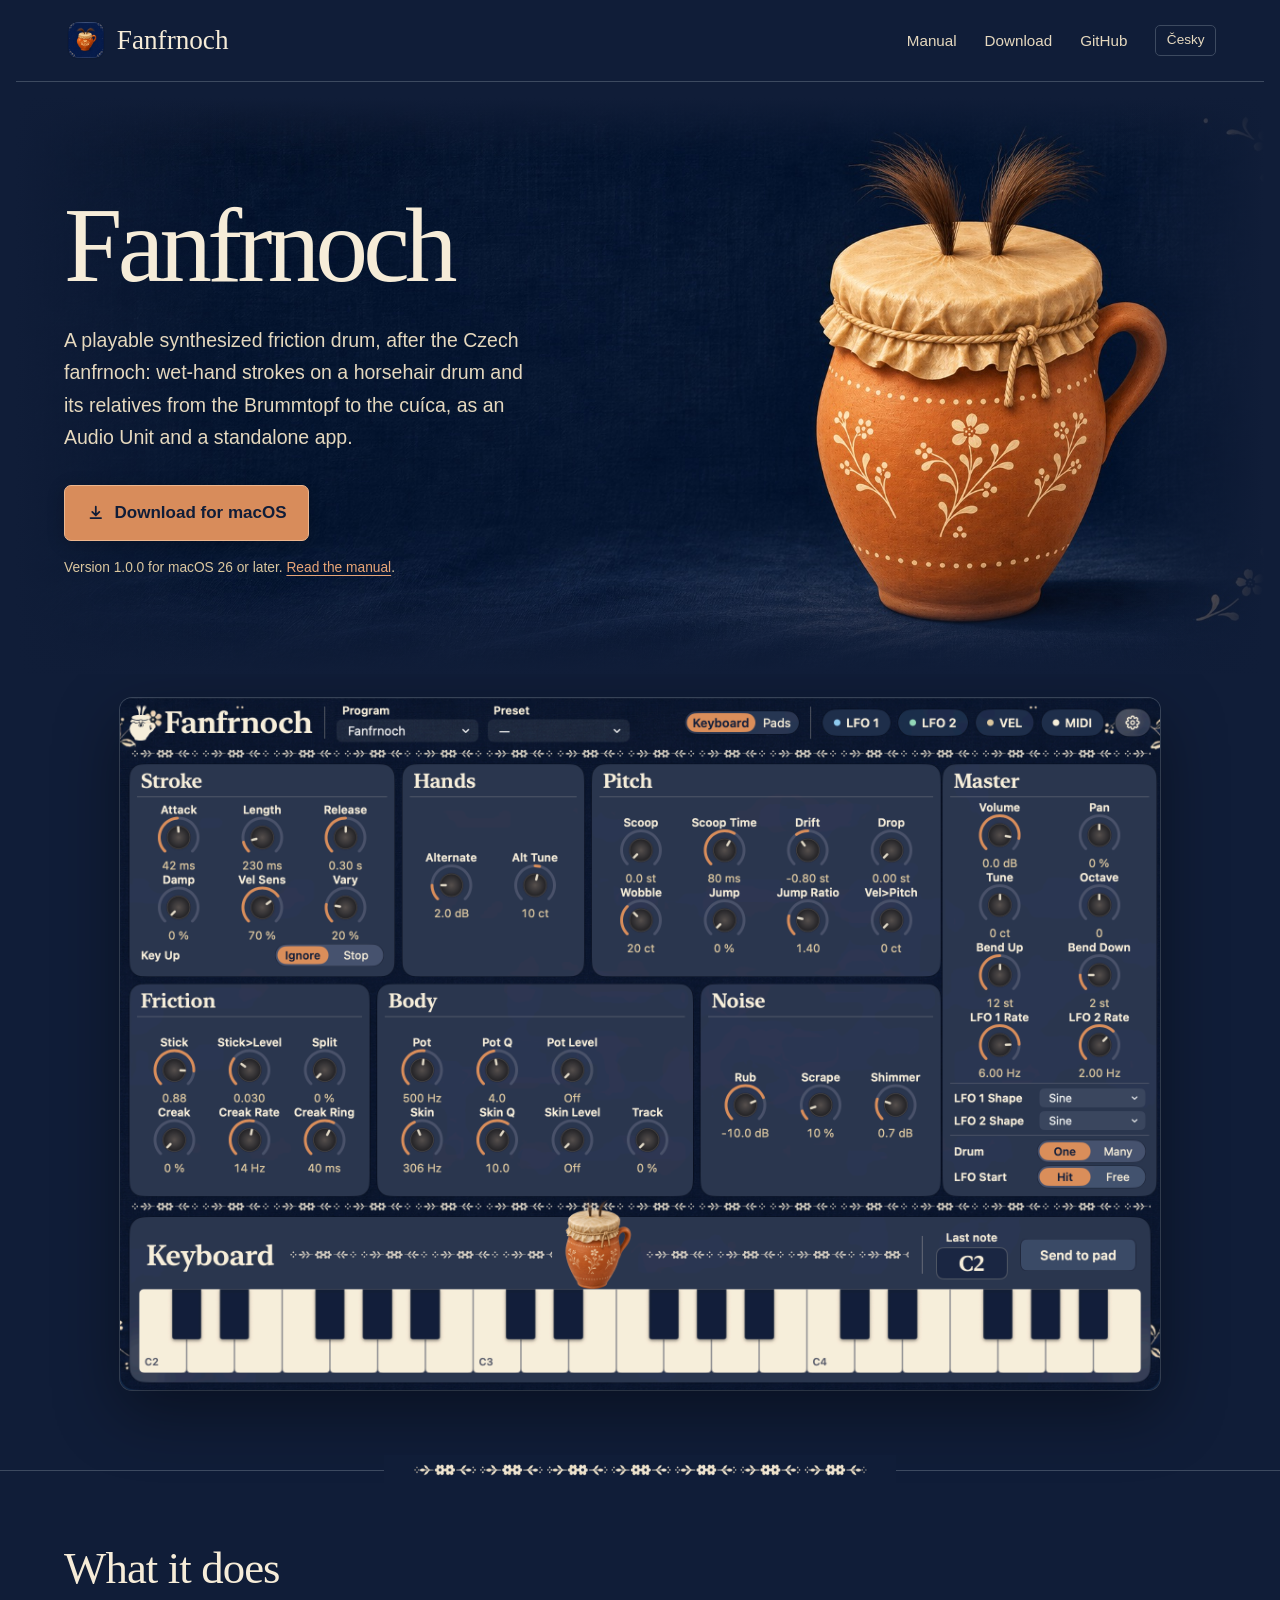
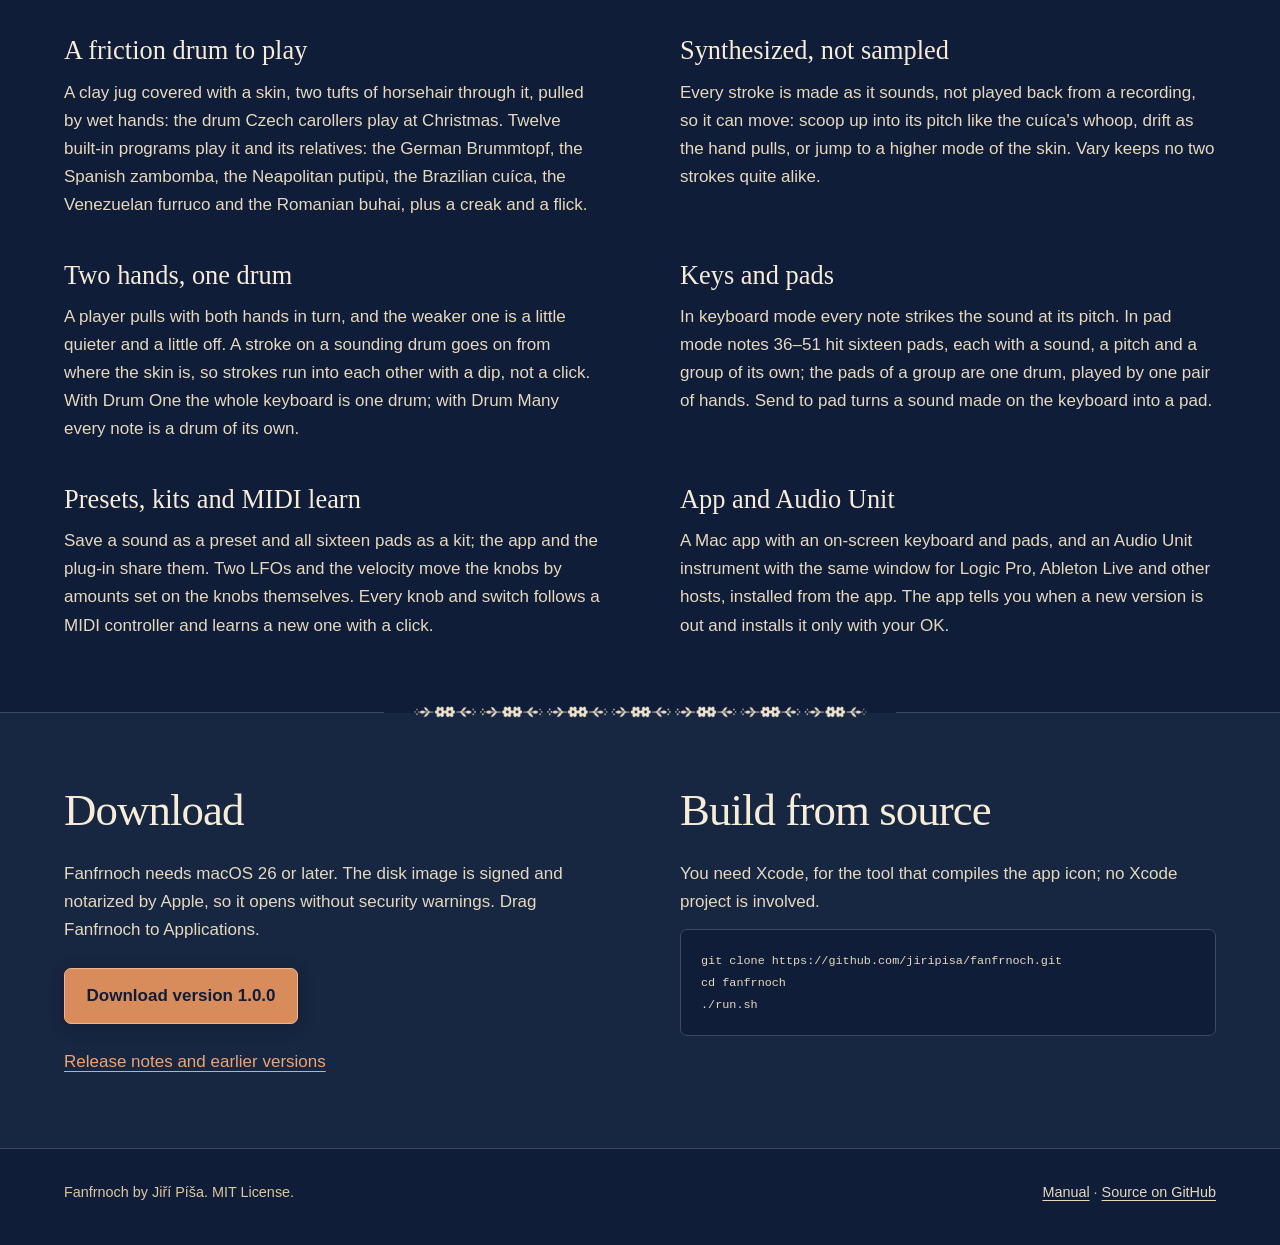
<file: docs/index.html>
<!doctype html>
<html lang="en">
<head>
<meta charset="utf-8">
<meta name="viewport" content="width=device-width, initial-scale=1">
<title>Fanfrnoch for macOS</title>
<meta name="description" content="A playable synthesized friction drum, after the Czech fanfrnoch: wet-hand strokes on a horsehair drum and its relatives from the Brummtopf to the cuíca, as an Audio Unit and a standalone app.">
<meta property="og:title" content="Fanfrnoch">
<meta property="og:description" content="A playable synthesized friction drum, after the Czech fanfrnoch: wet-hand strokes on a horsehair drum and its relatives from the Brummtopf to the cuíca, as an Audio Unit and a standalone app.">
<meta property="og:image" content="https://jiripisa.github.io/fanfrnoch/assets/fanfrnoch-window.png">
<meta property="og:type" content="website">
<link rel="alternate" hreflang="en" href="https://jiripisa.github.io/fanfrnoch/">
<link rel="alternate" hreflang="cs" href="https://jiripisa.github.io/fanfrnoch/cs/">
<link rel="alternate" hreflang="x-default" href="https://jiripisa.github.io/fanfrnoch/">
<link rel="icon" href="assets/icon.png">
<link rel="stylesheet" href="assets/site.css">
</head>
<body>

<header class="wrap masthead">
  <a class="brand" href="#top"><img src="assets/icon.png" alt="" width="32" height="32">Fanfrnoch</a>
  <nav aria-label="Page">
    <a href="manual.html">Manual</a>
    <a href="#get">Download</a>
    <a href="https://github.com/jiripisa/fanfrnoch">GitHub</a>
    <a class="lang" href="cs/" hreflang="cs" lang="cs">Česky</a>
  </nav>
</header>

<main id="top">
  <div class="wrap hero">
    <div class="hero-intro">
      <img class="hero-art" src="assets/hero-fanfrnoch.jpg" alt="" width="1920" height="819" fetchpriority="high">
      <div class="hero-copy">
    <h1>Fanfrnoch</h1>
    <p class="lede">A playable synthesized friction drum, after the Czech fanfrnoch: wet-hand strokes on a horsehair drum and its relatives from the Brummtopf to the cuíca, as an Audio Unit and a standalone app.</p>
    <div class="actions">
      <a class="button" href="https://github.com/jiripisa/fanfrnoch/releases/download/v1.0.0/Fanfrnoch-1.0.0.dmg">
        <svg viewBox="0 0 20 20" fill="none" stroke="currentColor" stroke-width="2" aria-hidden="true"><path d="M10 3v10m0 0-4-4m4 4 4-4M4 16h12" stroke-linecap="round" stroke-linejoin="round"/></svg>
        Download for macOS
      </a>
      <span class="meta">Version 1.0.0 for macOS 26 or later. <a href="manual.html">Read the manual</a>.</span>
    </div>
      </div>
    </div>
    <figure class="shot">
      <img src="assets/fanfrnoch-window.png" alt="The Fanfrnoch window" width="1400">
    </figure>
  </div>

  <section id="features">
    <div class="wrap">
      <h2>What it does</h2>
      <div class="grid">
        <div>
          <h3>A friction drum to play</h3>
          <p>A clay jug covered with a skin, two tufts of horsehair through it,
          pulled by wet hands: the drum Czech carollers play at Christmas.
          Twelve built-in programs play it and its relatives: the German
          Brummtopf, the Spanish zambomba, the Neapolitan putipù, the Brazilian
          cuíca, the Venezuelan furruco and the Romanian buhai, plus a creak
          and a flick.</p>
        </div>
        <div>
          <h3>Synthesized, not sampled</h3>
          <p>Every stroke is made as it sounds, not played back from a
          recording, so it can move: scoop up into its pitch like the cuíca's
          whoop, drift as the hand pulls, or jump to a higher mode of the skin.
          Vary keeps no two strokes quite alike.</p>
        </div>
        <div>
          <h3>Two hands, one drum</h3>
          <p>A player pulls with both hands in turn, and the weaker one is a
          little quieter and a little off. A stroke on a sounding drum goes on
          from where the skin is, so strokes run into each other with a dip,
          not a click. With Drum One the whole keyboard is one drum; with Drum
          Many every note is a drum of its own.</p>
        </div>
        <div>
          <h3>Keys and pads</h3>
          <p>In keyboard mode every note strikes the sound at its pitch. In pad
          mode notes 36–51 hit sixteen pads, each with a sound, a pitch and a
          group of its own; the pads of a group are one drum, played by one
          pair of hands. Send to pad turns a sound made on the keyboard into a
          pad.</p>
        </div>
        <div>
          <h3>Presets, kits and MIDI learn</h3>
          <p>Save a sound as a preset and all sixteen pads as a kit; the app
          and the plug-in share them. Two LFOs and the velocity move the knobs
          by amounts set on the knobs themselves. Every knob and switch follows
          a MIDI controller and learns a new one with a click.</p>
        </div>
        <div>
          <h3>App and Audio Unit</h3>
          <p>A Mac app with an on-screen keyboard and pads, and an Audio Unit
          instrument with the same window for Logic Pro, Ableton Live and other
          hosts, installed from the app. The app tells you when a new version
          is out and installs it only with your OK.</p>
        </div>
      </div>
    </div>
  </section>

  <section id="get">
    <div class="wrap grid">
      <div>
        <h2>Download</h2>
        <p>Fanfrnoch needs macOS 26 or later. The disk image is signed and
        notarized by Apple, so it opens without security warnings. Drag
        Fanfrnoch to Applications.</p>
        <div class="actions">
          <a class="button" href="https://github.com/jiripisa/fanfrnoch/releases/download/v1.0.0/Fanfrnoch-1.0.0.dmg">Download version 1.0.0</a>
        </div>
        <p><a href="https://github.com/jiripisa/fanfrnoch/releases">Release notes and earlier versions</a></p>
      </div>
      <div>
        <h2>Build from source</h2>
        <p>You need Xcode, for the tool that compiles the app icon; no Xcode
        project is involved.</p>
<pre><code>git clone https://github.com/jiripisa/fanfrnoch.git
cd fanfrnoch
./run.sh</code></pre>
      </div>
    </div>
  </section>
</main>

<footer>
  <div class="wrap">
    <span>Fanfrnoch by Jiří Píša. MIT License.</span>
    <span><a href="manual.html">Manual</a> · <a href="https://github.com/jiripisa/fanfrnoch">Source on GitHub</a></span>
  </div>
</footer>

</body>
</html>
</file>
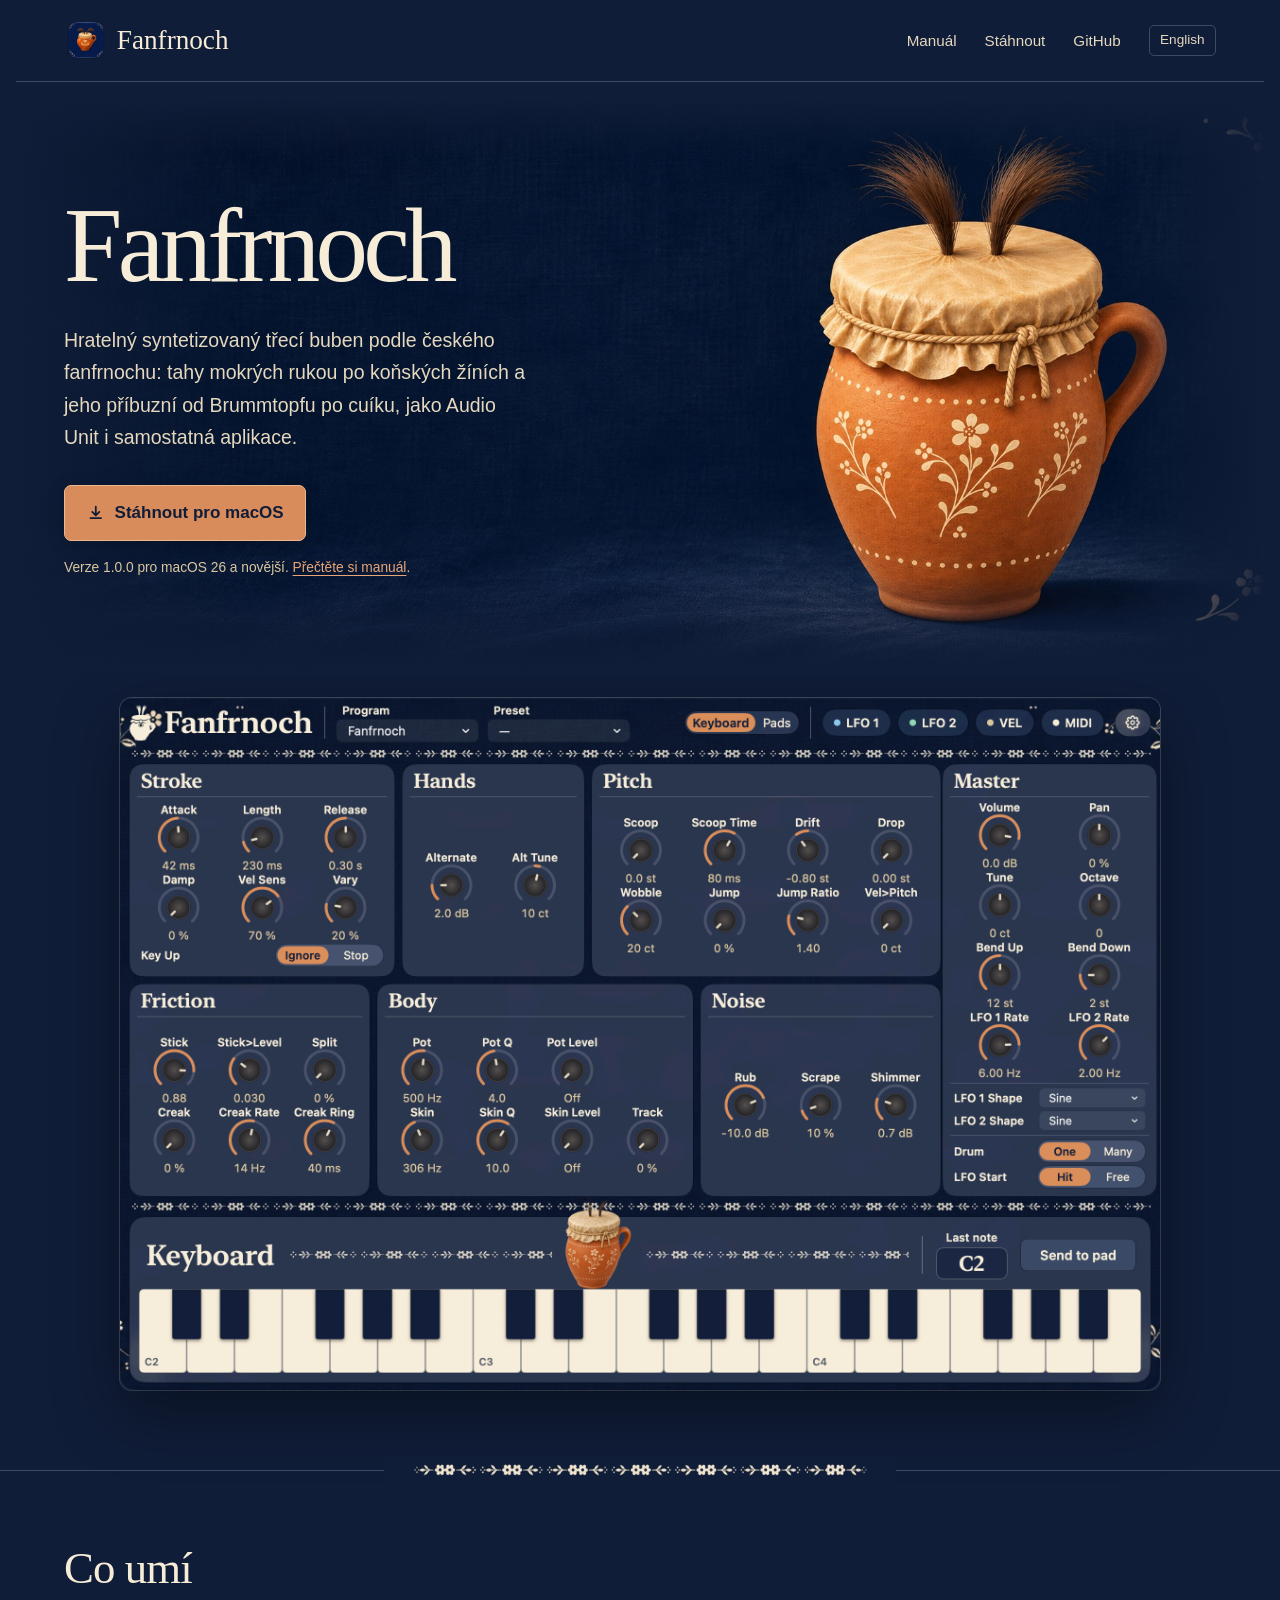
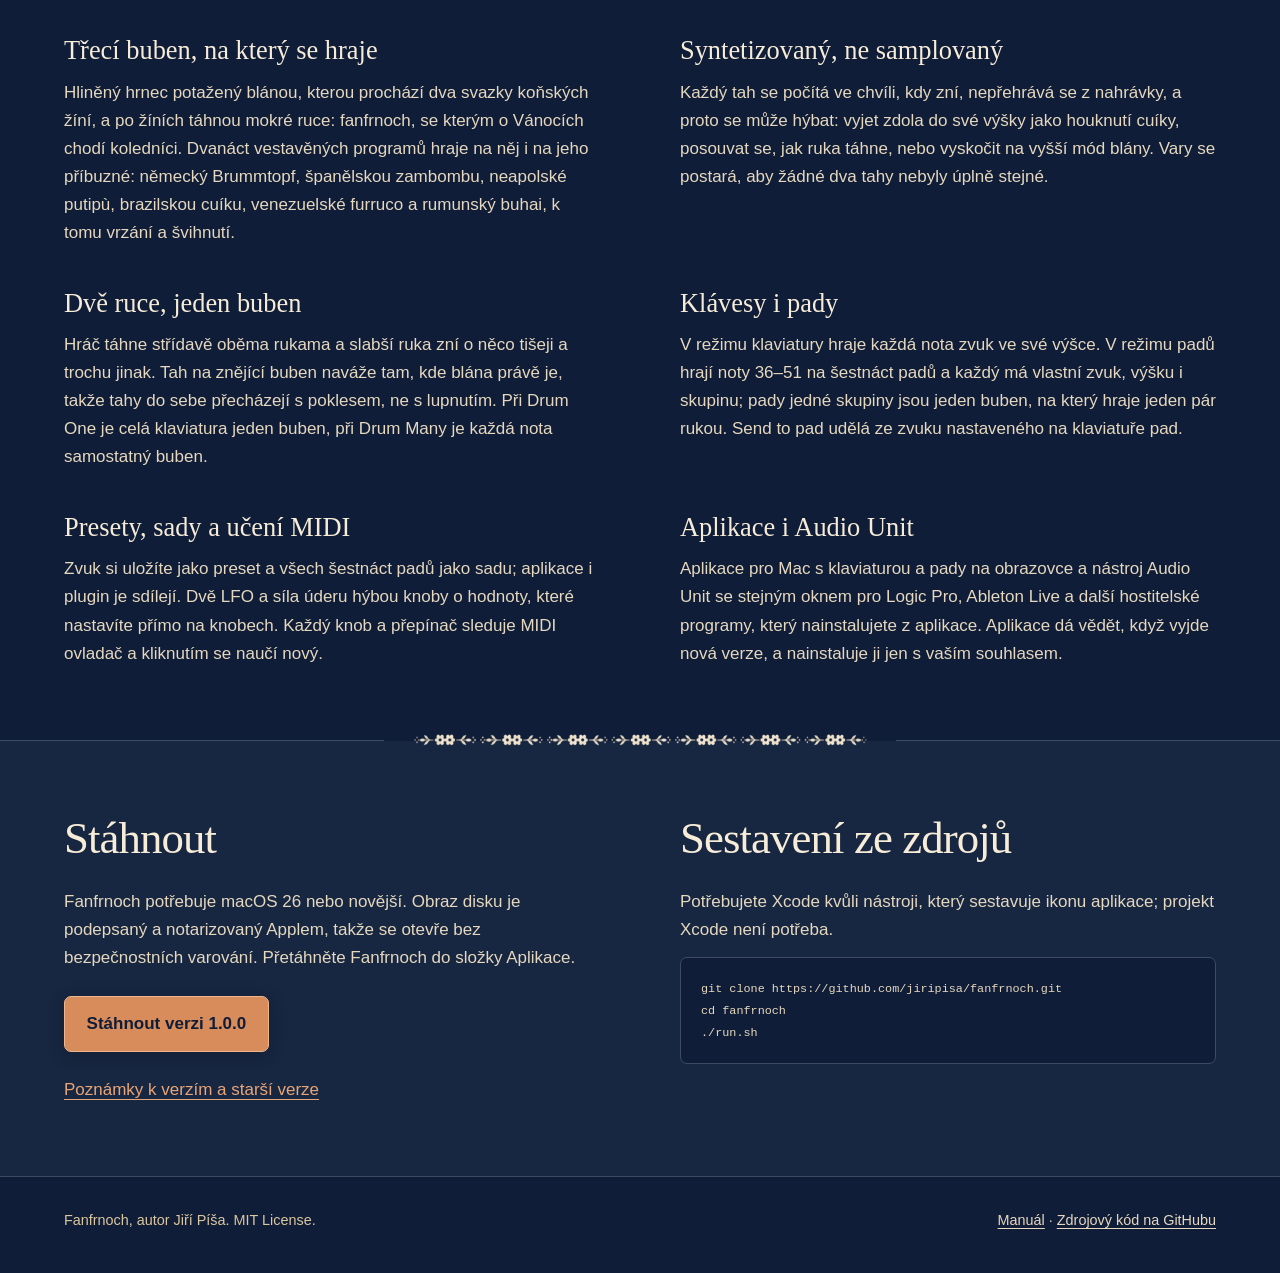
<file: docs/cs/index.html>
<!doctype html>
<html lang="cs">
<head>
<meta charset="utf-8">
<meta name="viewport" content="width=device-width, initial-scale=1">
<title>Fanfrnoch pro macOS</title>
<meta name="description" content="Hratelný syntetizovaný třecí buben podle českého fanfrnochu: tahy mokrých rukou po koňských žíních a jeho příbuzní od Brummtopfu po cuíku, jako Audio Unit i samostatná aplikace.">
<meta property="og:title" content="Fanfrnoch">
<meta property="og:description" content="Hratelný syntetizovaný třecí buben podle českého fanfrnochu: tahy mokrých rukou po koňských žíních a jeho příbuzní od Brummtopfu po cuíku, jako Audio Unit i samostatná aplikace.">
<meta property="og:image" content="https://jiripisa.github.io/fanfrnoch/assets/fanfrnoch-window.png">
<meta property="og:type" content="website">
<link rel="alternate" hreflang="en" href="https://jiripisa.github.io/fanfrnoch/">
<link rel="alternate" hreflang="cs" href="https://jiripisa.github.io/fanfrnoch/cs/">
<link rel="alternate" hreflang="x-default" href="https://jiripisa.github.io/fanfrnoch/">
<link rel="icon" href="../assets/icon.png">
<link rel="stylesheet" href="../assets/site.css">
</head>
<body>

<header class="wrap masthead">
  <a class="brand" href="#top"><img src="../assets/icon.png" alt="" width="32" height="32">Fanfrnoch</a>
  <nav aria-label="Stránka">
    <a href="manual.html">Manuál</a>
    <a href="#get">Stáhnout</a>
    <a href="https://github.com/jiripisa/fanfrnoch">GitHub</a>
    <a class="lang" href="../" hreflang="en" lang="en">English</a>
  </nav>
</header>

<main id="top">
  <div class="wrap hero">
    <div class="hero-intro">
      <img class="hero-art" src="../assets/hero-fanfrnoch.jpg" alt="" width="1920" height="819" fetchpriority="high">
      <div class="hero-copy">
    <h1>Fanfrnoch</h1>
    <p class="lede">Hratelný syntetizovaný třecí buben podle českého fanfrnochu: tahy mokrých rukou po koňských žíních a jeho příbuzní od Brummtopfu po cuíku, jako Audio Unit i samostatná aplikace.</p>
    <div class="actions">
      <a class="button" href="https://github.com/jiripisa/fanfrnoch/releases/download/v1.0.0/Fanfrnoch-1.0.0.dmg">
        <svg viewBox="0 0 20 20" fill="none" stroke="currentColor" stroke-width="2" aria-hidden="true"><path d="M10 3v10m0 0-4-4m4 4 4-4M4 16h12" stroke-linecap="round" stroke-linejoin="round"/></svg>
        Stáhnout pro macOS
      </a>
      <span class="meta">Verze 1.0.0 pro macOS 26 a novější. <a href="manual.html">Přečtěte si manuál</a>.</span>
    </div>
      </div>
    </div>
    <figure class="shot">
      <img src="../assets/fanfrnoch-window.png" alt="Okno aplikace Fanfrnoch" width="1400">
    </figure>
  </div>

  <section id="features">
    <div class="wrap">
      <h2>Co umí</h2>
      <div class="grid">
        <div>
          <h3>Třecí buben, na který se hraje</h3>
          <p>Hliněný hrnec potažený blánou, kterou prochází dva svazky koňských
          žíní, a po žíních táhnou mokré ruce: fanfrnoch, se kterým o Vánocích
          chodí koledníci. Dvanáct vestavěných programů hraje na něj i na jeho
          příbuzné: německý Brummtopf, španělskou zambombu, neapolské putipù,
          brazilskou cuíku, venezuelské furruco a rumunský buhai, k tomu
          vrzání a švihnutí.</p>
        </div>
        <div>
          <h3>Syntetizovaný, ne samplovaný</h3>
          <p>Každý tah se počítá ve chvíli, kdy zní, nepřehrává se z nahrávky,
          a proto se může hýbat: vyjet zdola do své výšky jako houknutí cuíky,
          posouvat se, jak ruka táhne, nebo vyskočit na vyšší mód blány. Vary
          se postará, aby žádné dva tahy nebyly úplně stejné.</p>
        </div>
        <div>
          <h3>Dvě ruce, jeden buben</h3>
          <p>Hráč táhne střídavě oběma rukama a slabší ruka zní o něco tišeji
          a trochu jinak. Tah na znějící buben naváže tam, kde blána právě je,
          takže tahy do sebe přecházejí s poklesem, ne s lupnutím. Při Drum
          One je celá klaviatura jeden buben, při Drum Many je každá nota
          samostatný buben.</p>
        </div>
        <div>
          <h3>Klávesy i pady</h3>
          <p>V režimu klaviatury hraje každá nota zvuk ve své výšce. V režimu
          padů hrají noty 36–51 na šestnáct padů a každý má vlastní zvuk,
          výšku i skupinu; pady jedné skupiny jsou jeden buben, na který hraje
          jeden pár rukou. Send to pad udělá ze zvuku nastaveného na klaviatuře
          pad.</p>
        </div>
        <div>
          <h3>Presety, sady a učení MIDI</h3>
          <p>Zvuk si uložíte jako preset a všech šestnáct padů jako sadu;
          aplikace i plugin je sdílejí. Dvě LFO a síla úderu hýbou knoby
          o hodnoty, které nastavíte přímo na knobech. Každý knob a přepínač
          sleduje MIDI ovladač a kliknutím se naučí nový.</p>
        </div>
        <div>
          <h3>Aplikace i Audio Unit</h3>
          <p>Aplikace pro Mac s klaviaturou a pady na obrazovce a nástroj
          Audio Unit se stejným oknem pro Logic Pro, Ableton Live a další
          hostitelské programy, který nainstalujete z aplikace. Aplikace dá
          vědět, když vyjde nová verze, a nainstaluje ji jen s vaším
          souhlasem.</p>
        </div>
      </div>
    </div>
  </section>

  <section id="get">
    <div class="wrap grid">
      <div>
        <h2>Stáhnout</h2>
        <p>Fanfrnoch potřebuje macOS 26 nebo novější. Obraz disku je podepsaný
        a notarizovaný Applem, takže se otevře bez bezpečnostních varování.
        Přetáhněte Fanfrnoch do složky Aplikace.</p>
        <div class="actions">
          <a class="button" href="https://github.com/jiripisa/fanfrnoch/releases/download/v1.0.0/Fanfrnoch-1.0.0.dmg">Stáhnout verzi 1.0.0</a>
        </div>
        <p><a href="https://github.com/jiripisa/fanfrnoch/releases">Poznámky k verzím a starší verze</a></p>
      </div>
      <div>
        <h2>Sestavení ze zdrojů</h2>
        <p>Potřebujete Xcode kvůli nástroji, který sestavuje ikonu aplikace;
        projekt Xcode není potřeba.</p>
<pre><code>git clone https://github.com/jiripisa/fanfrnoch.git
cd fanfrnoch
./run.sh</code></pre>
      </div>
    </div>
  </section>
</main>

<footer>
  <div class="wrap">
    <span>Fanfrnoch, autor Jiří Píša. MIT License.</span>
    <span><a href="manual.html">Manuál</a> · <a href="https://github.com/jiripisa/fanfrnoch">Zdrojový kód na GitHubu</a></span>
  </div>
</footer>

</body>
</html>
</file>
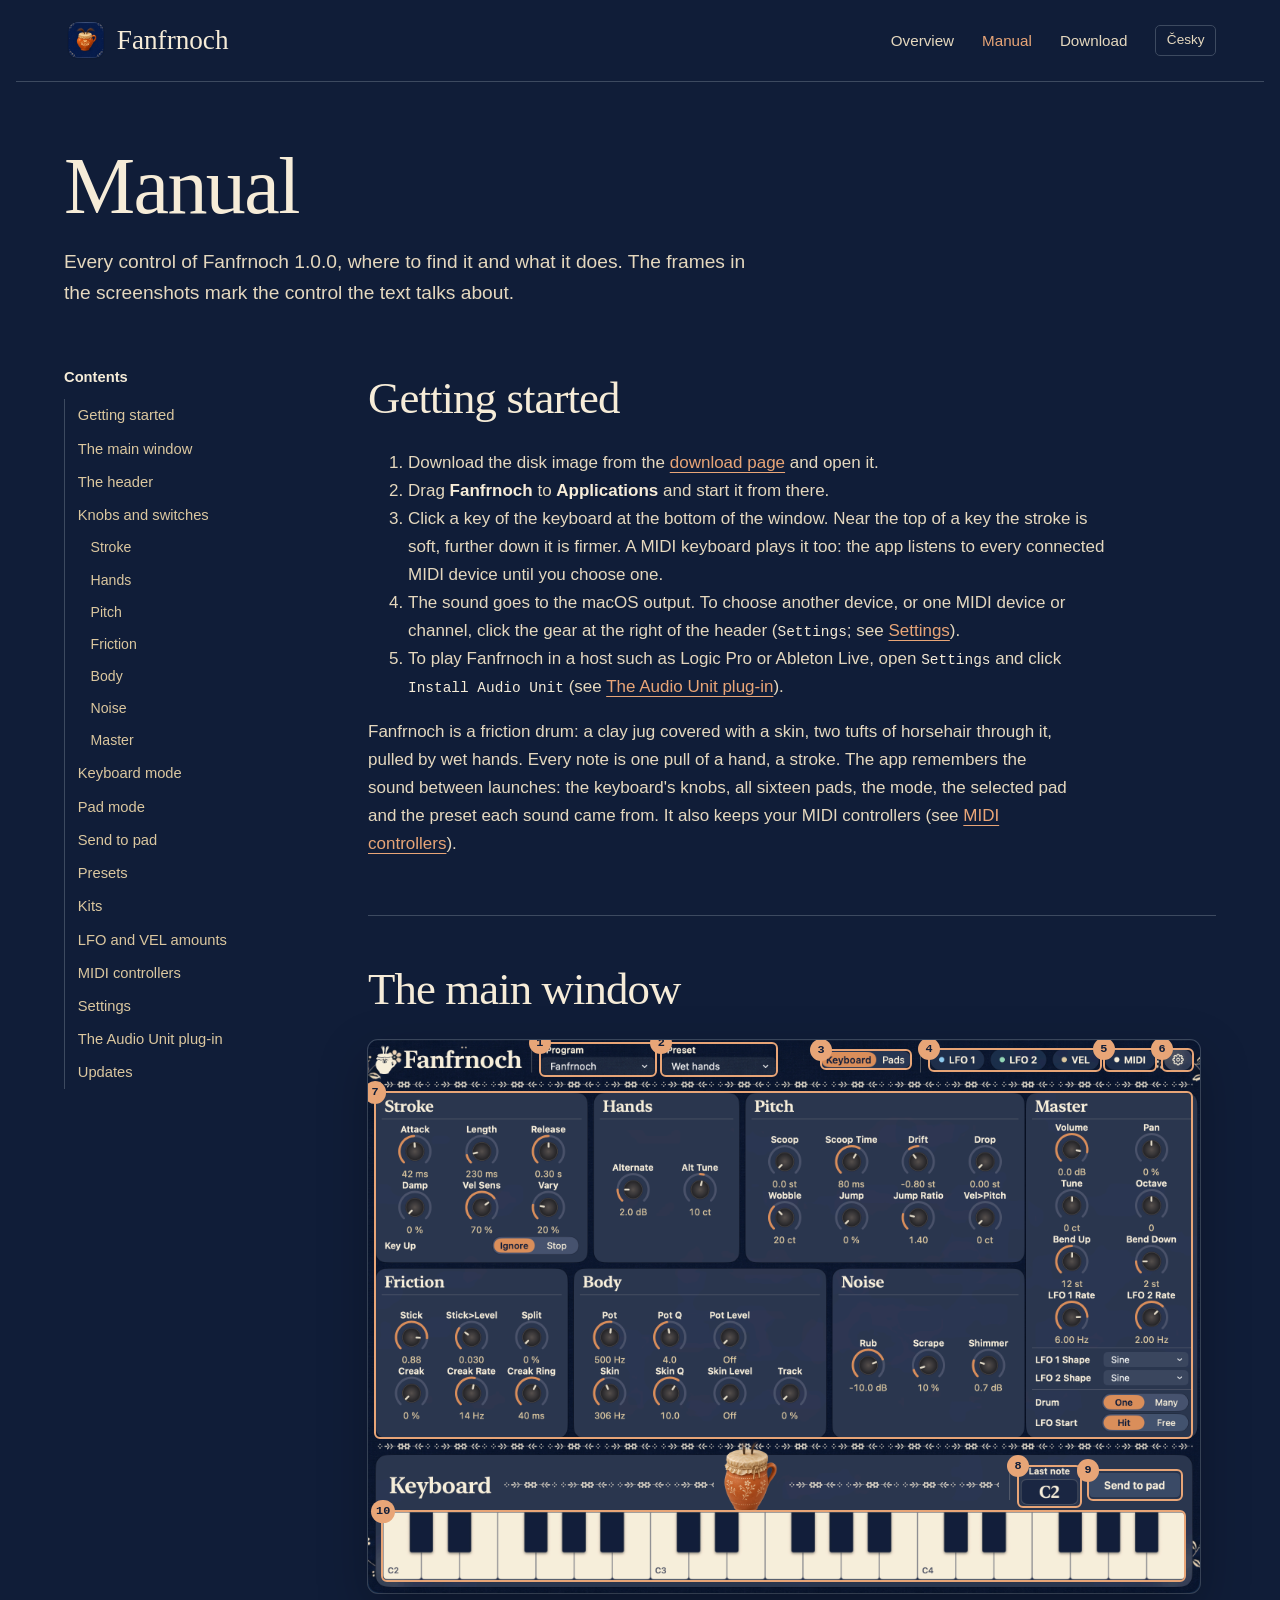
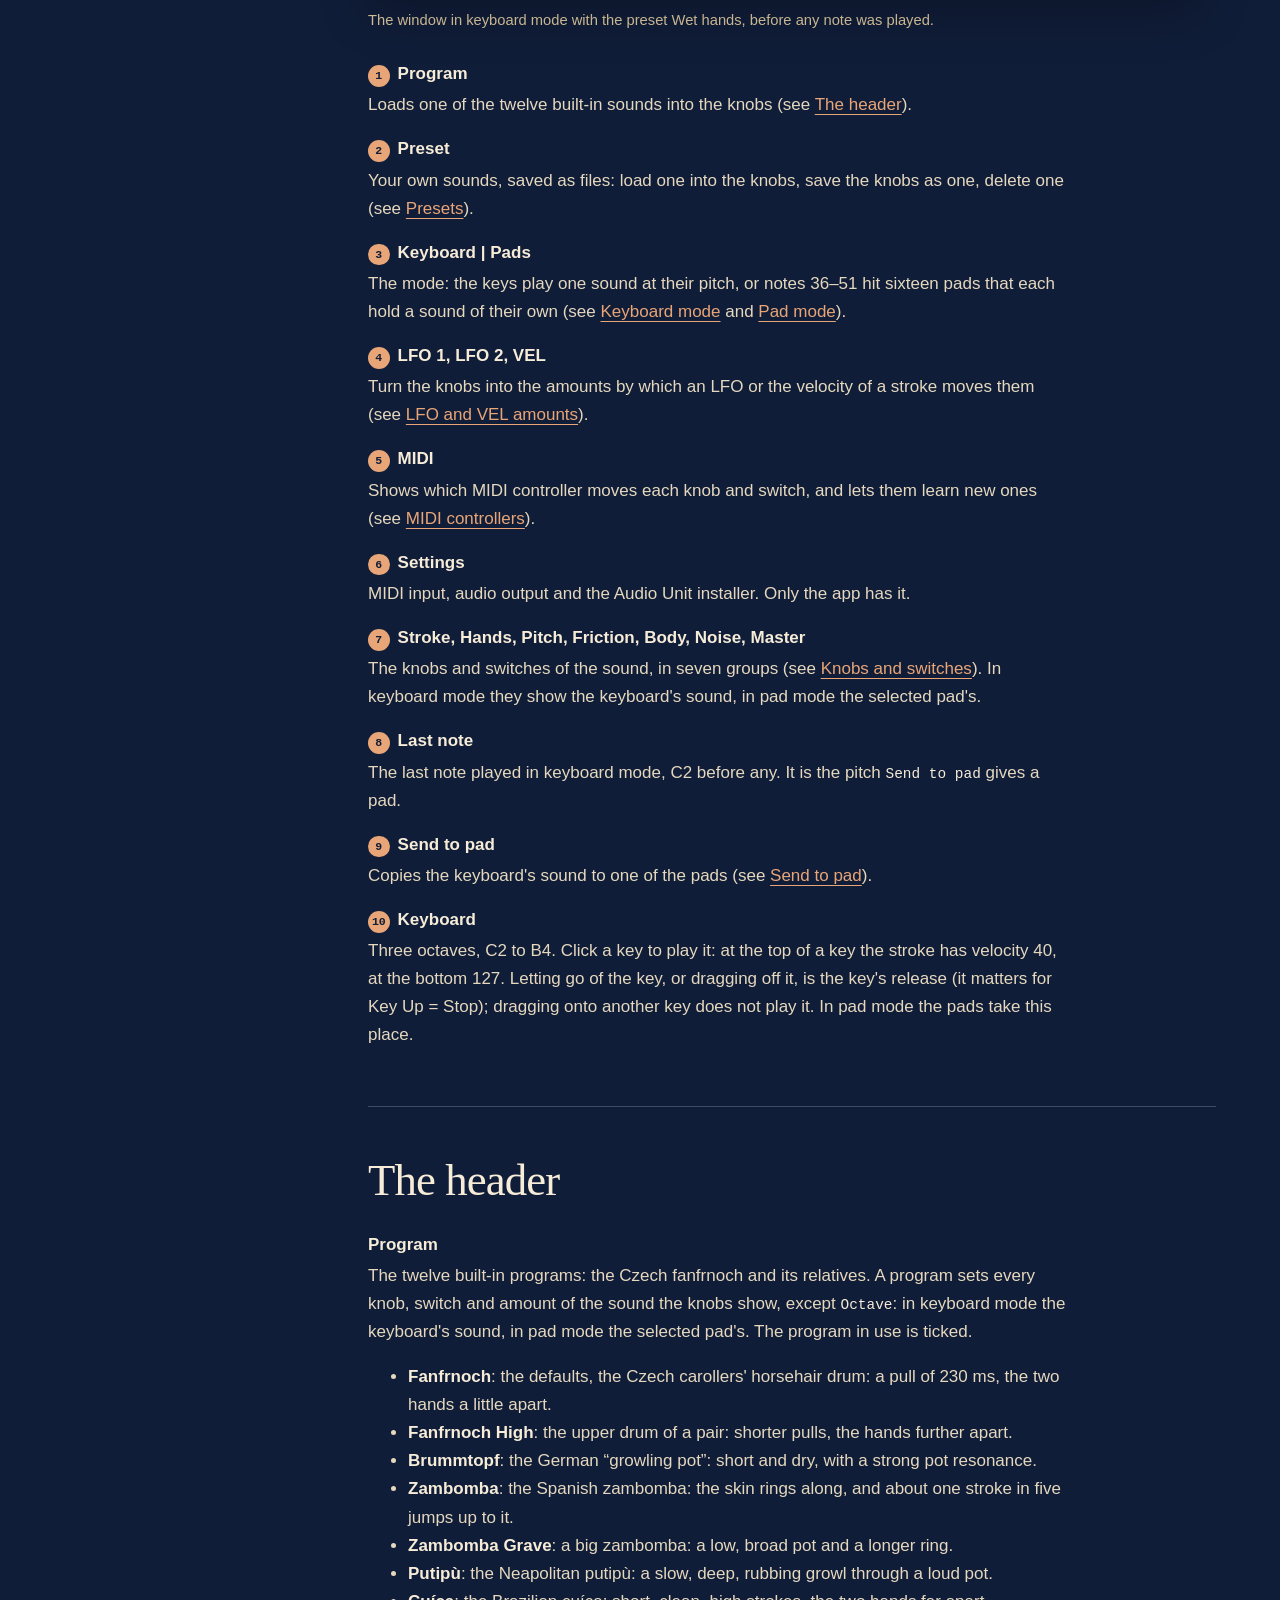
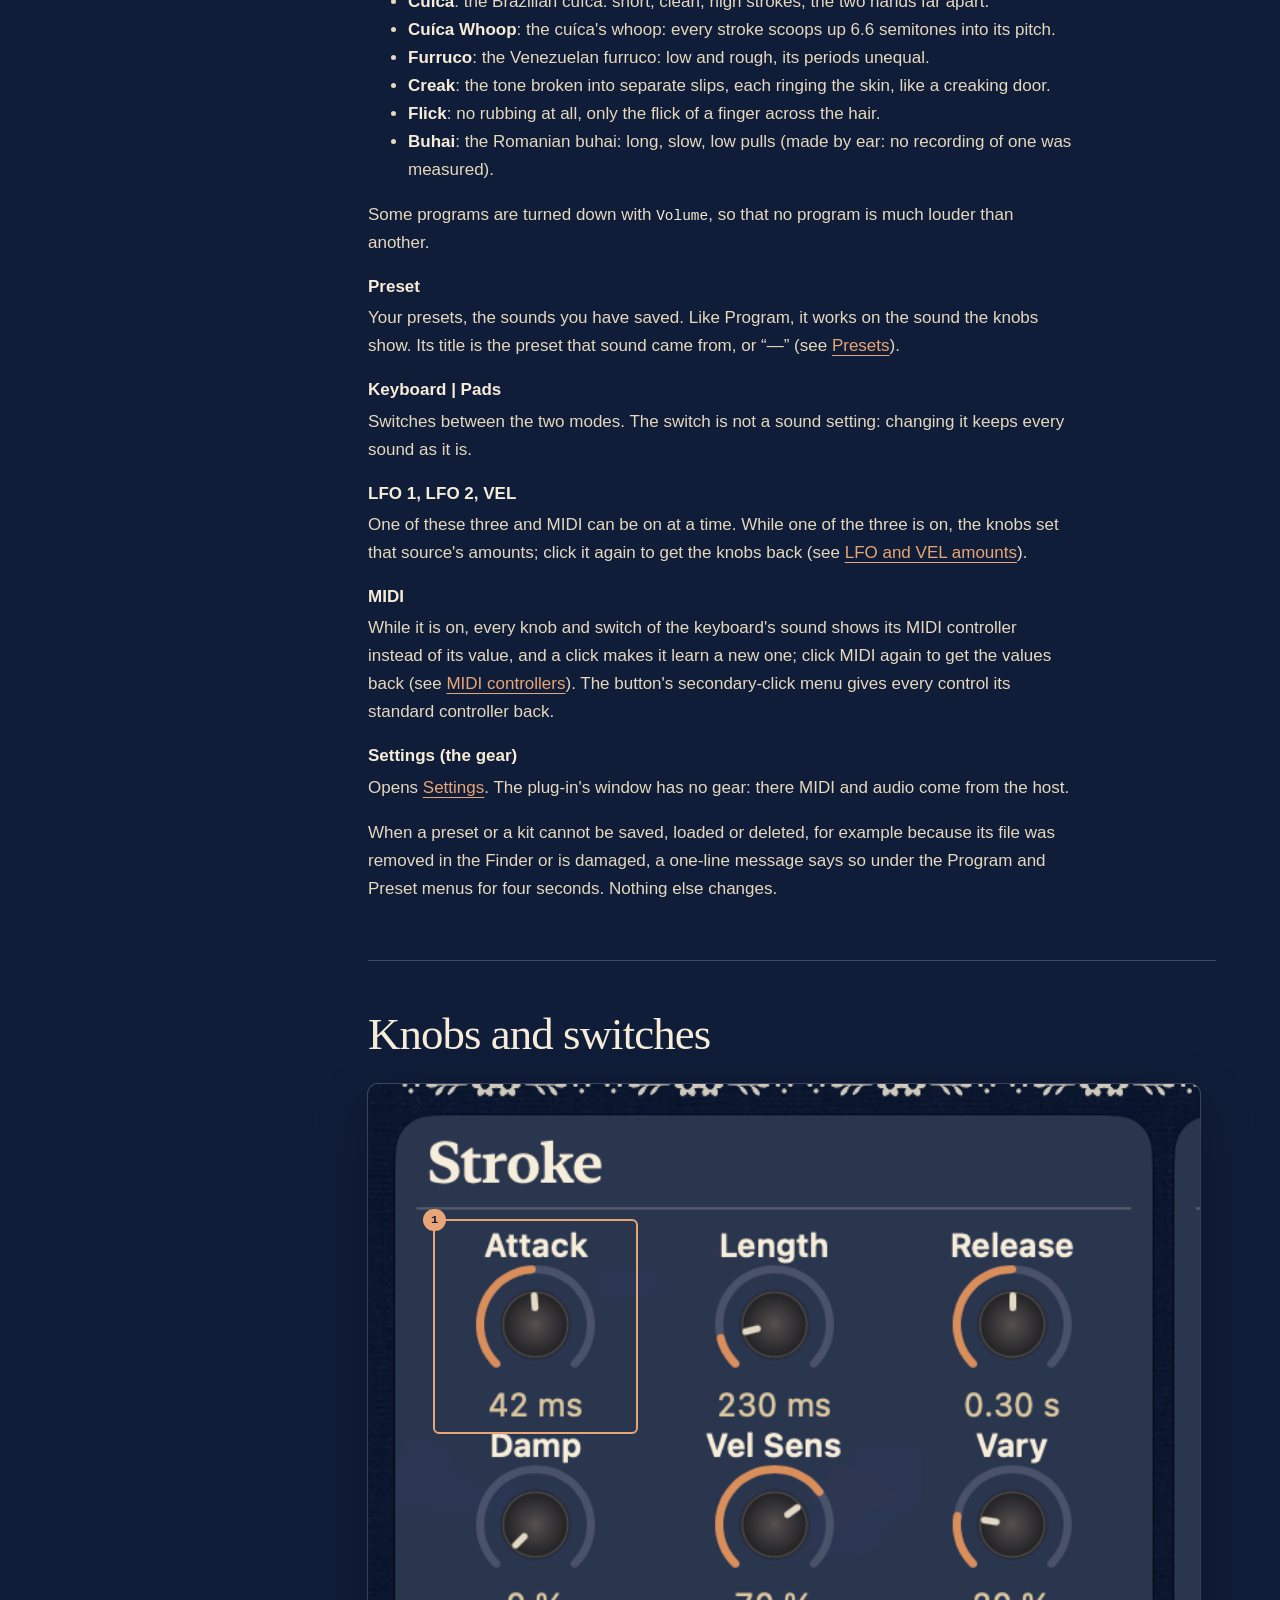
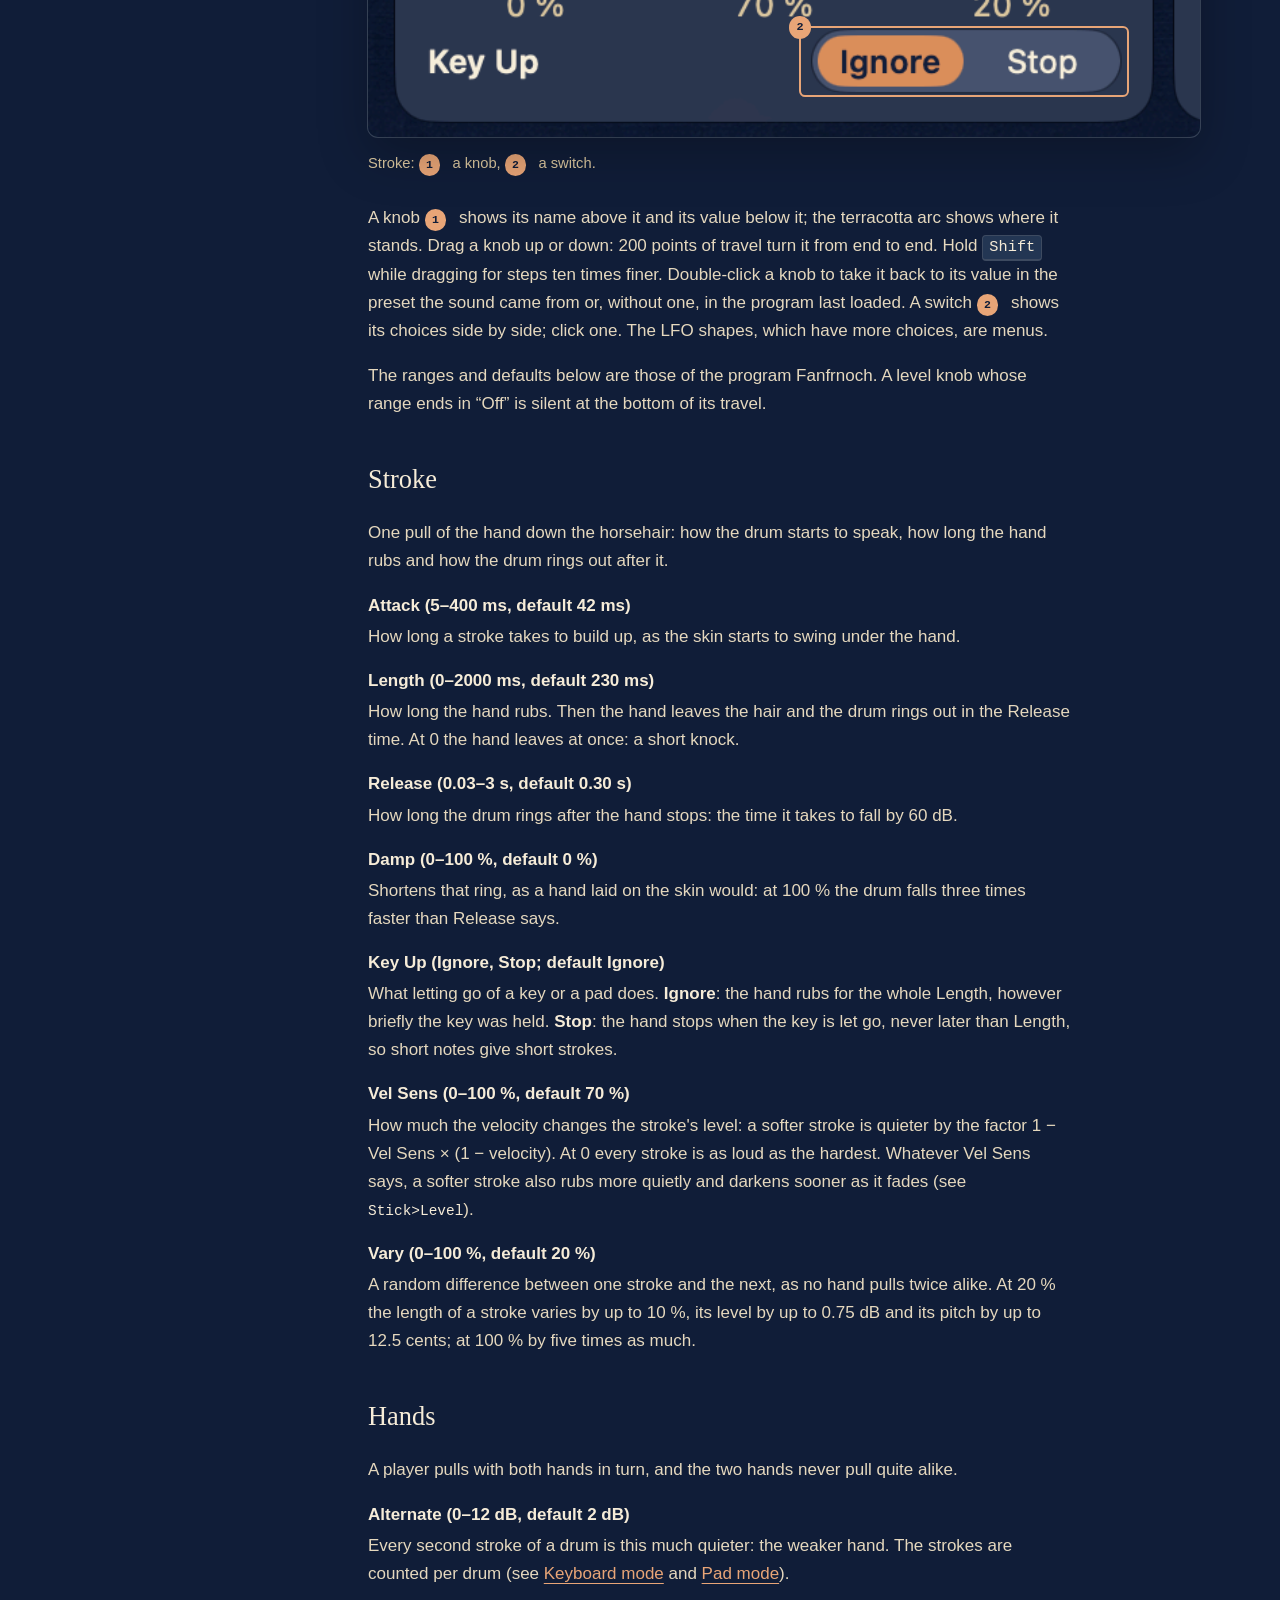
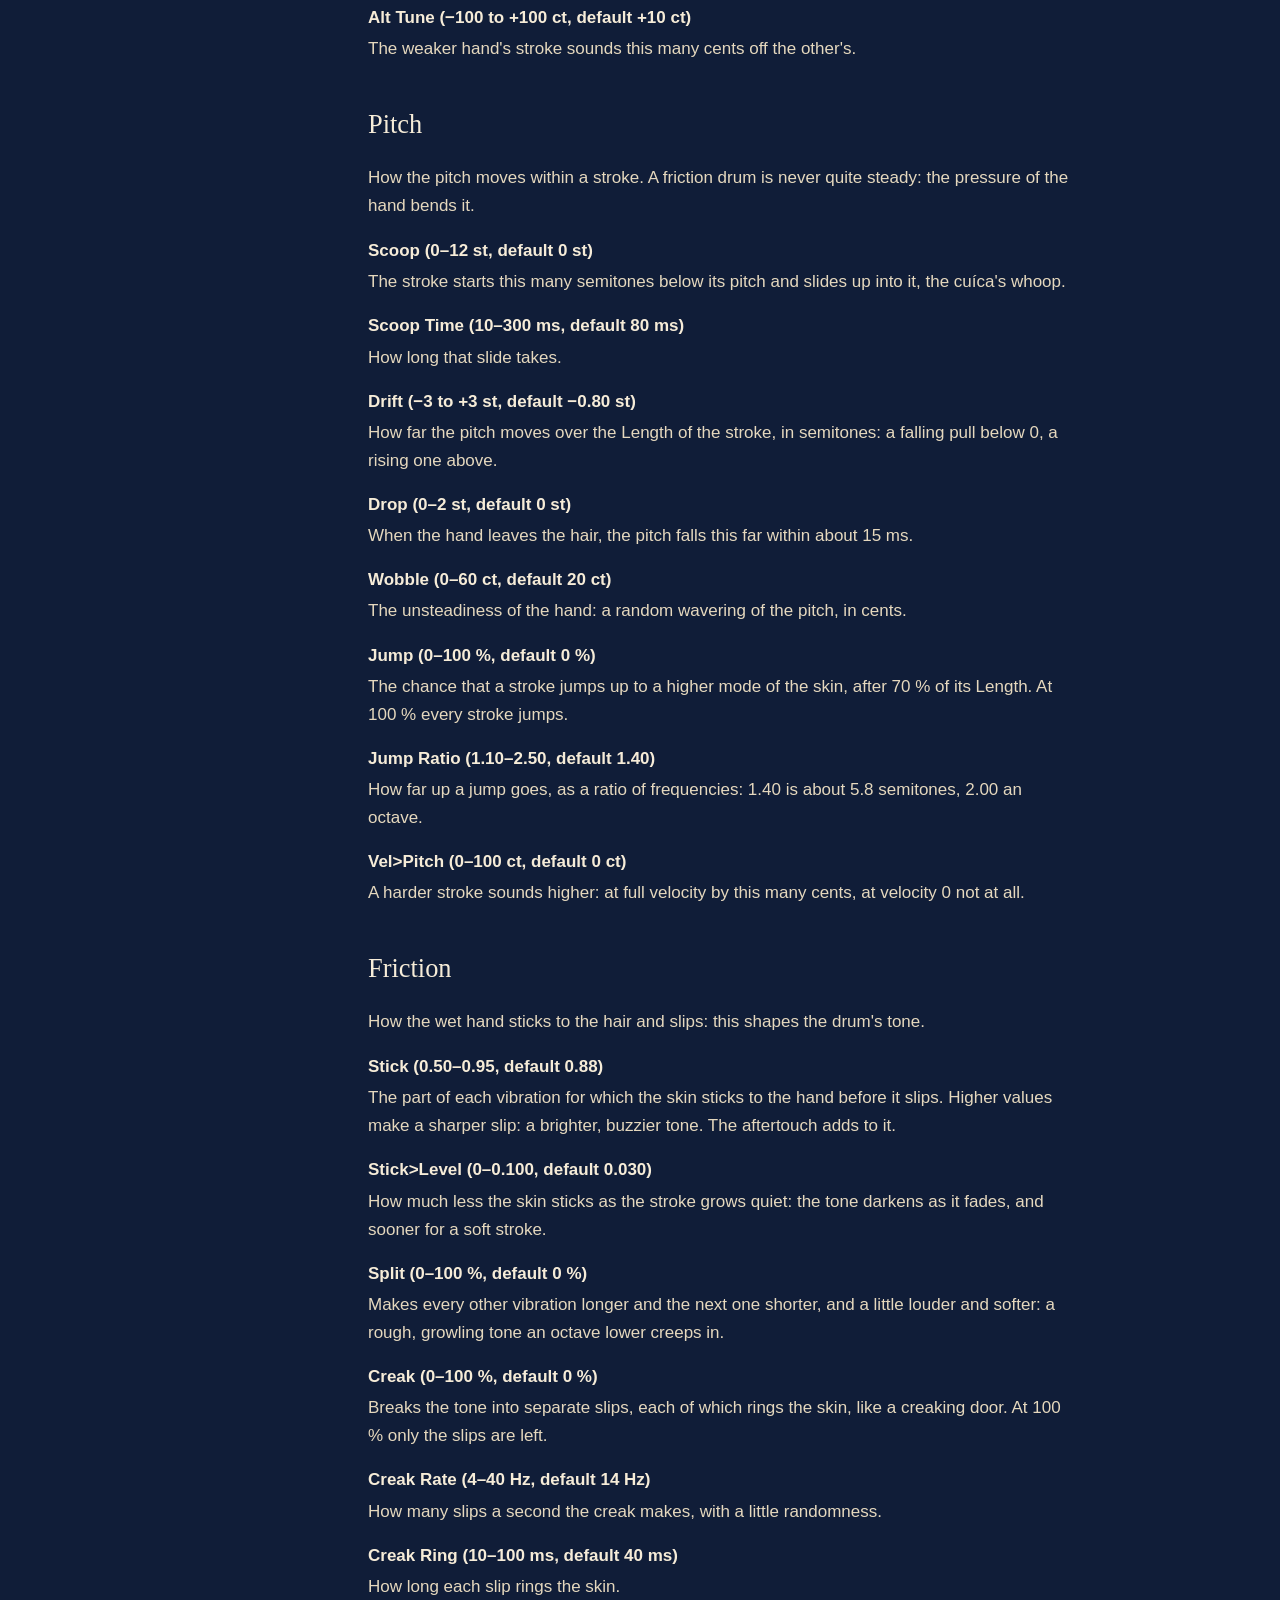
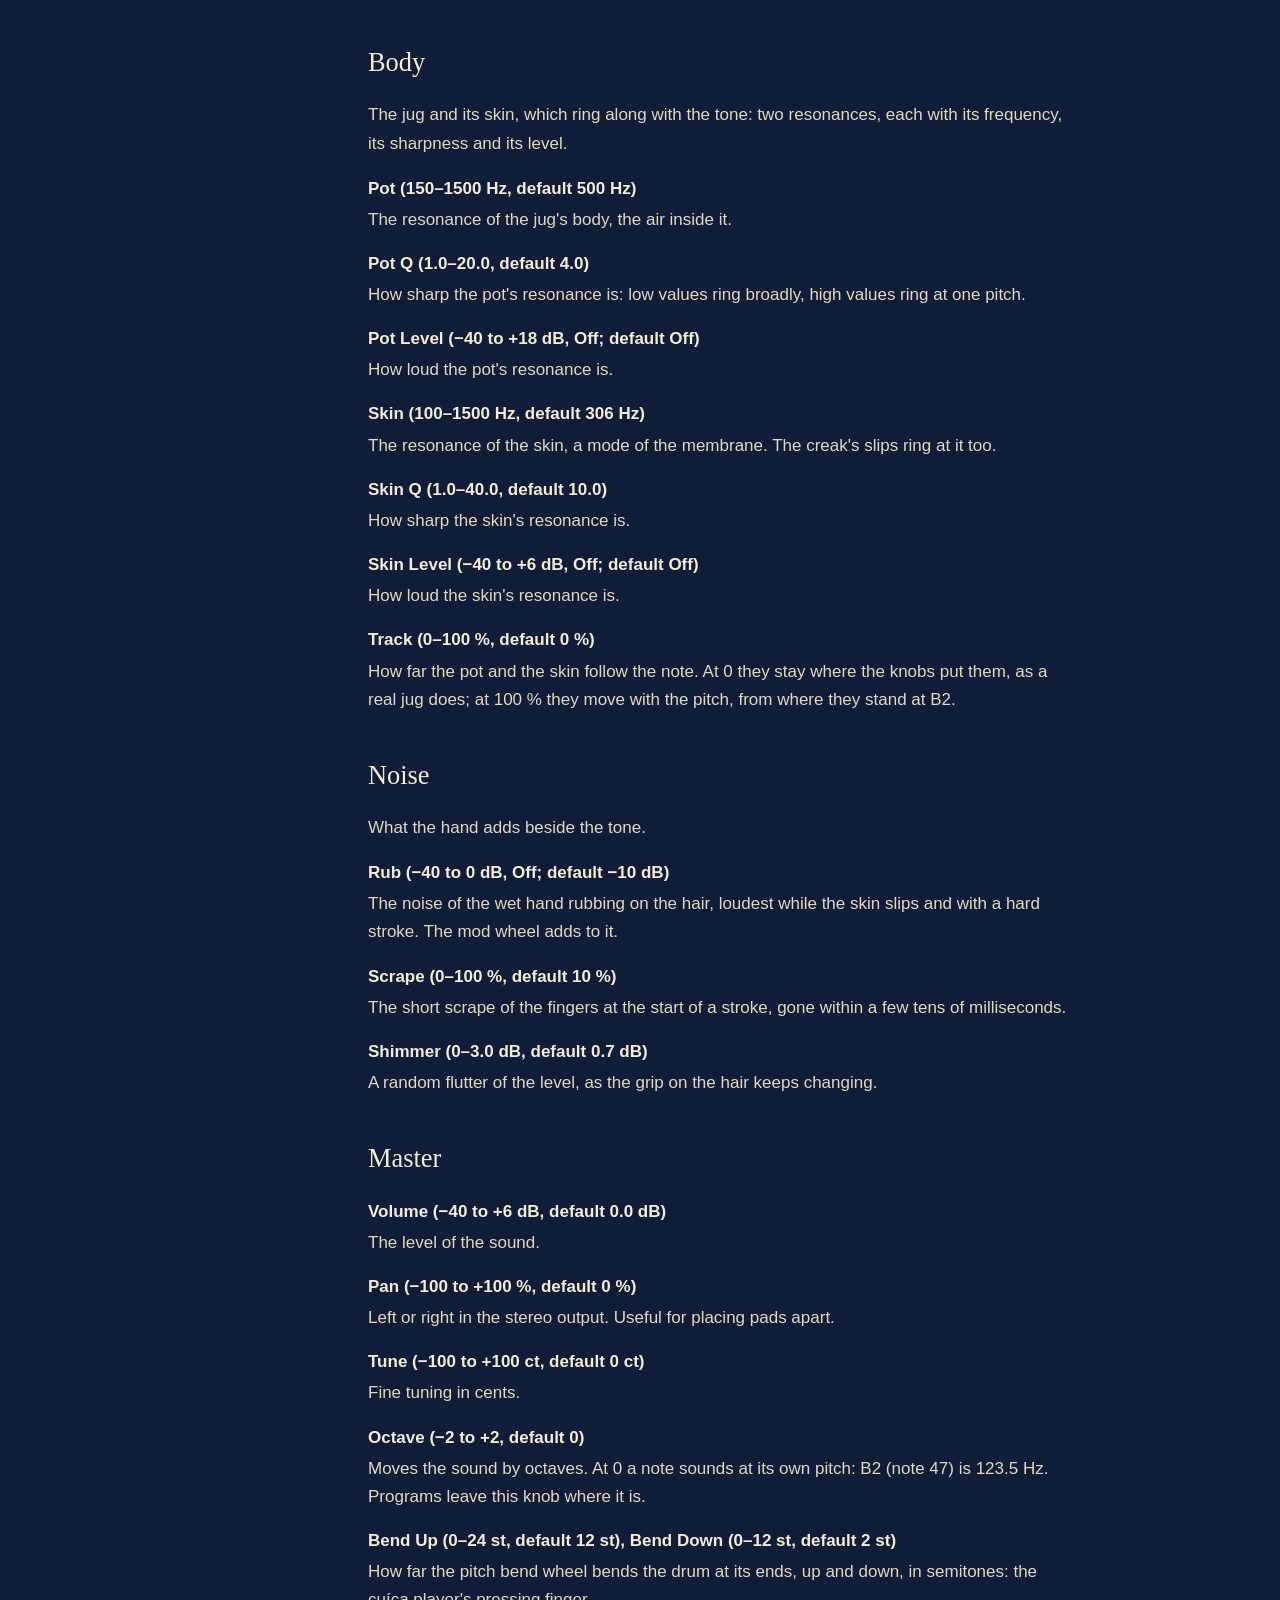
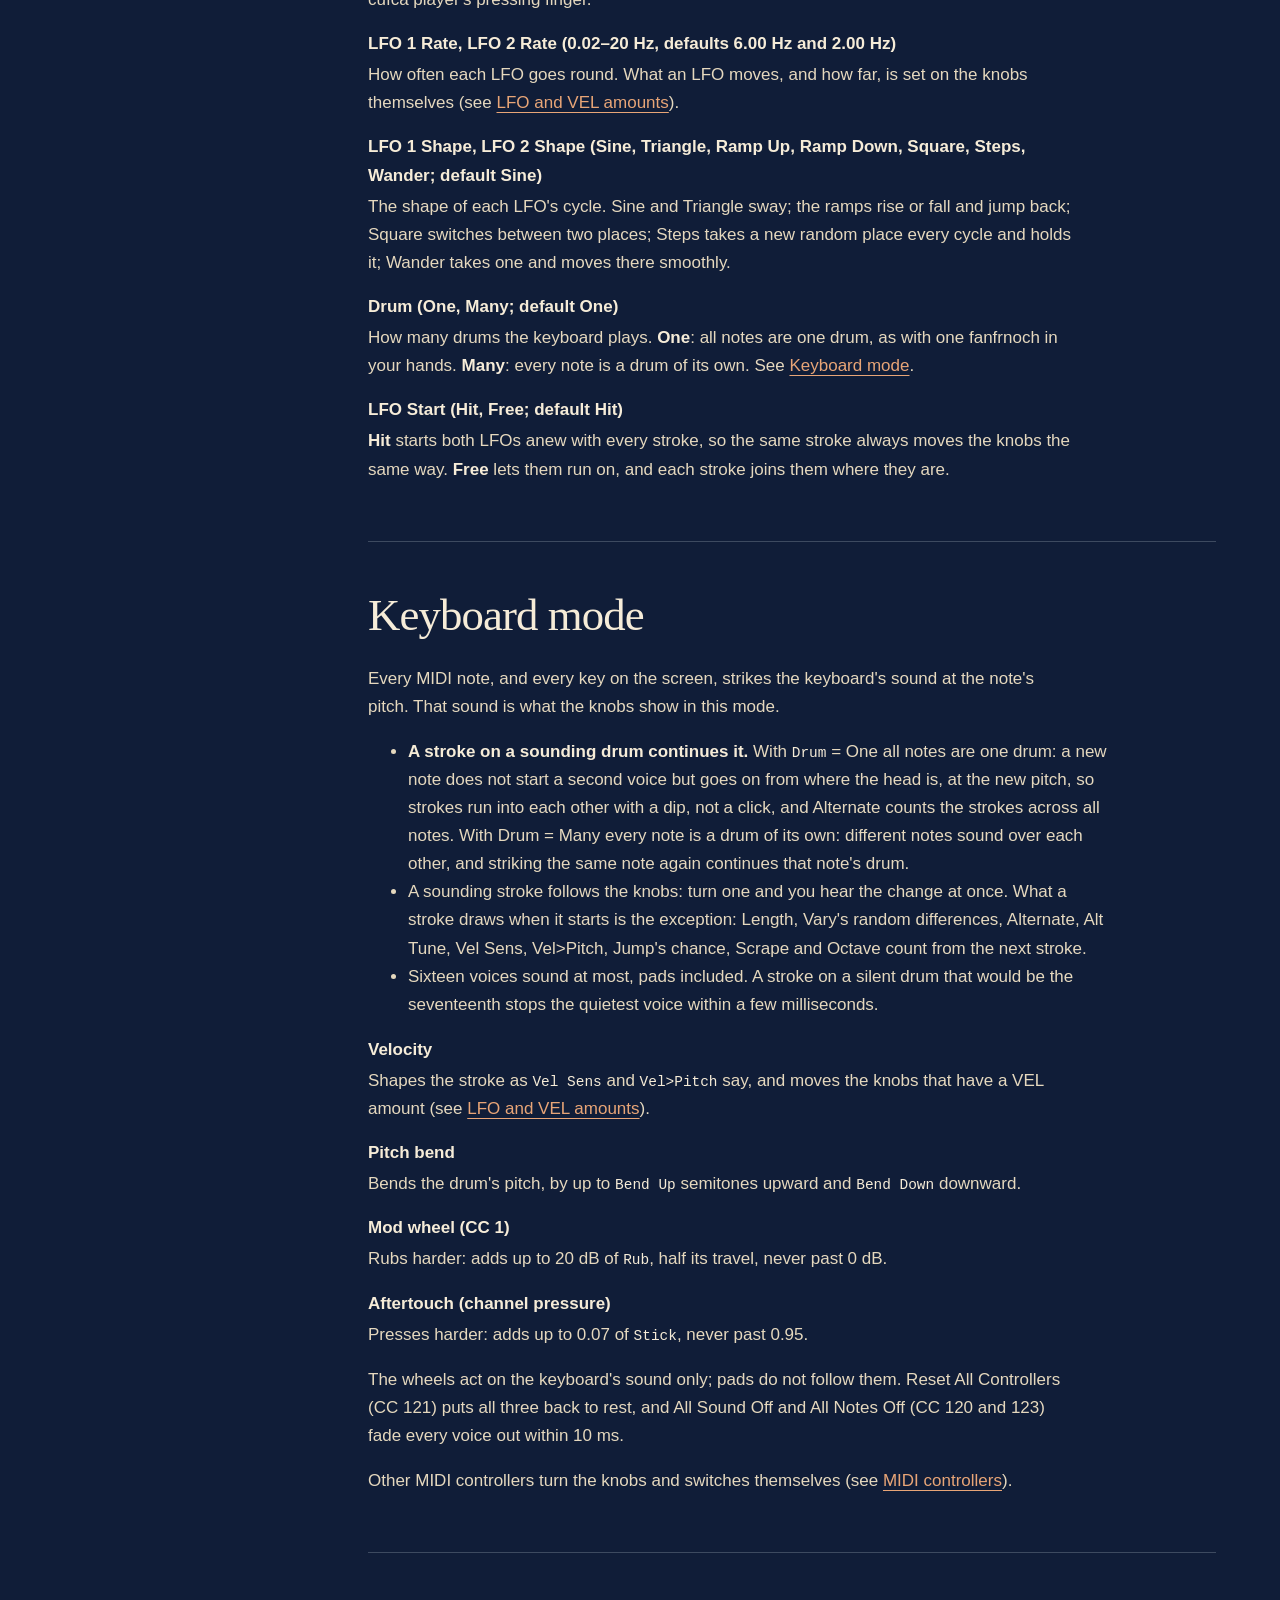
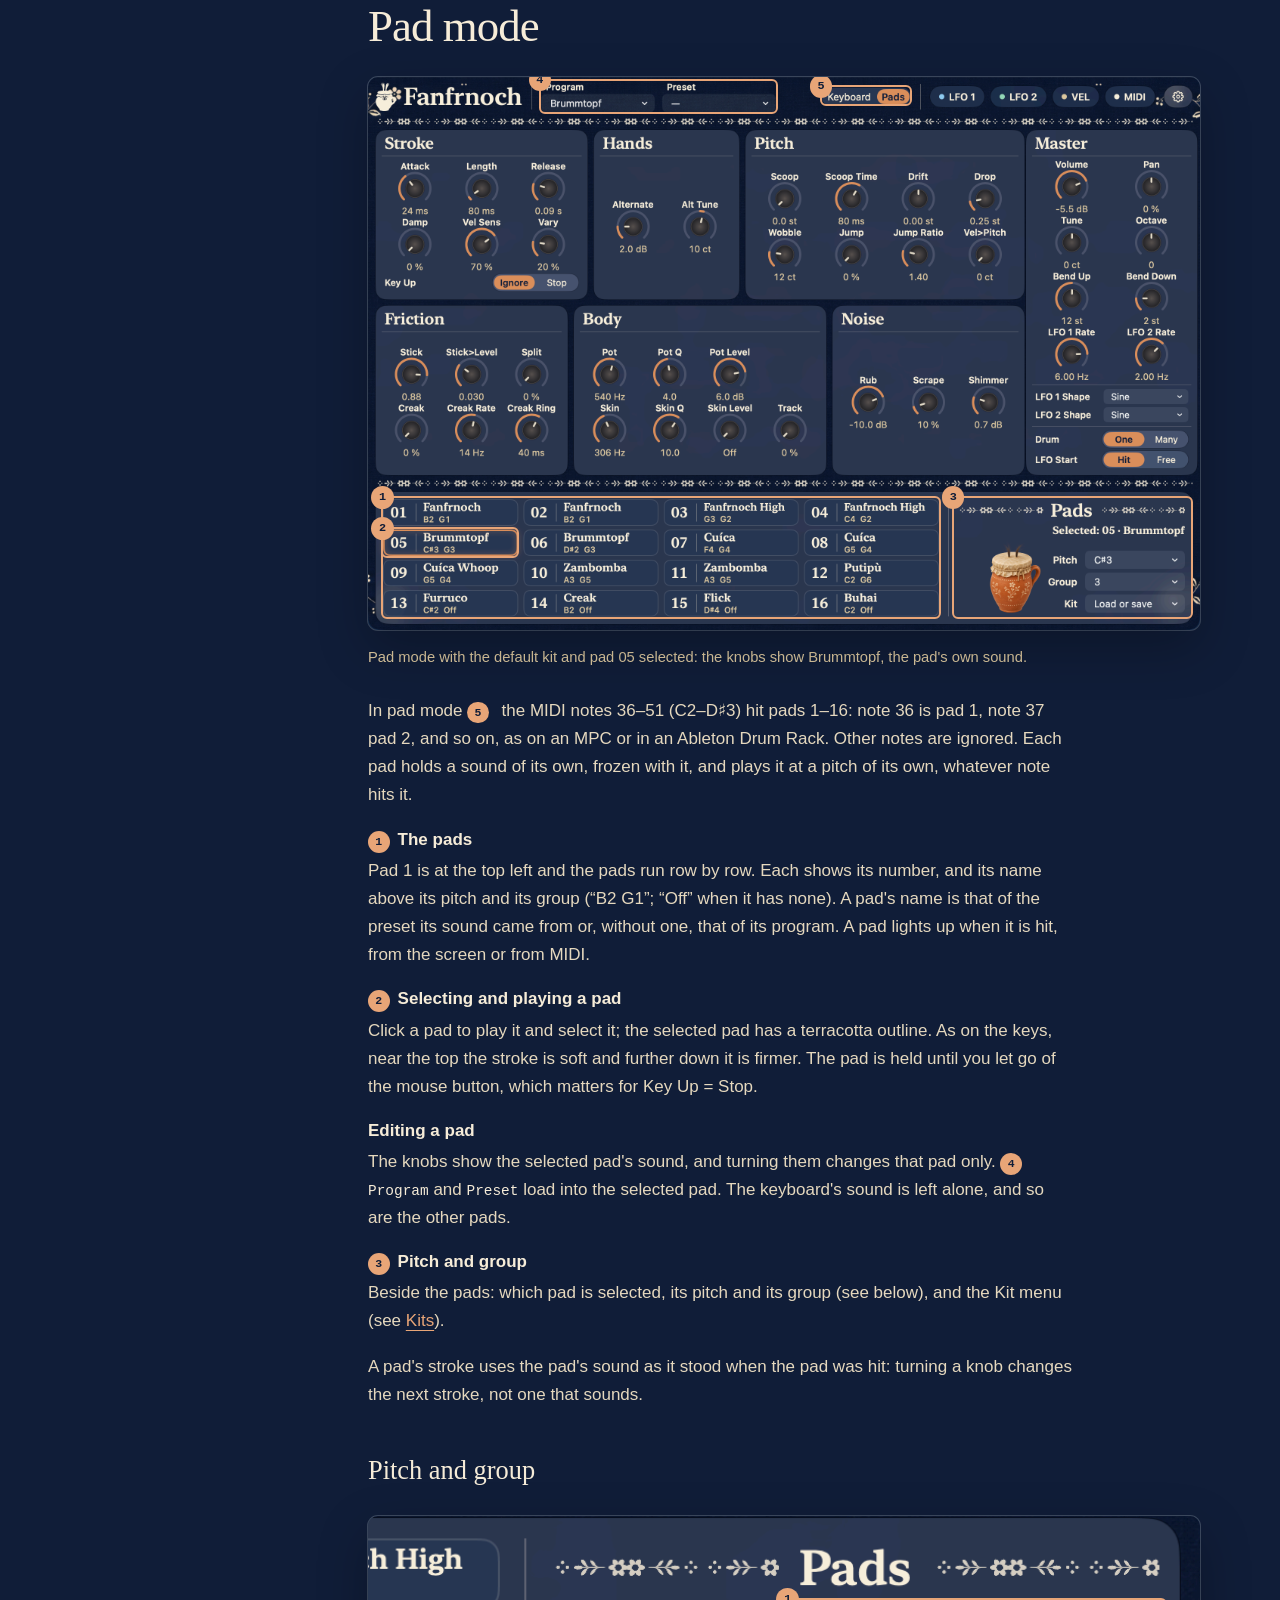
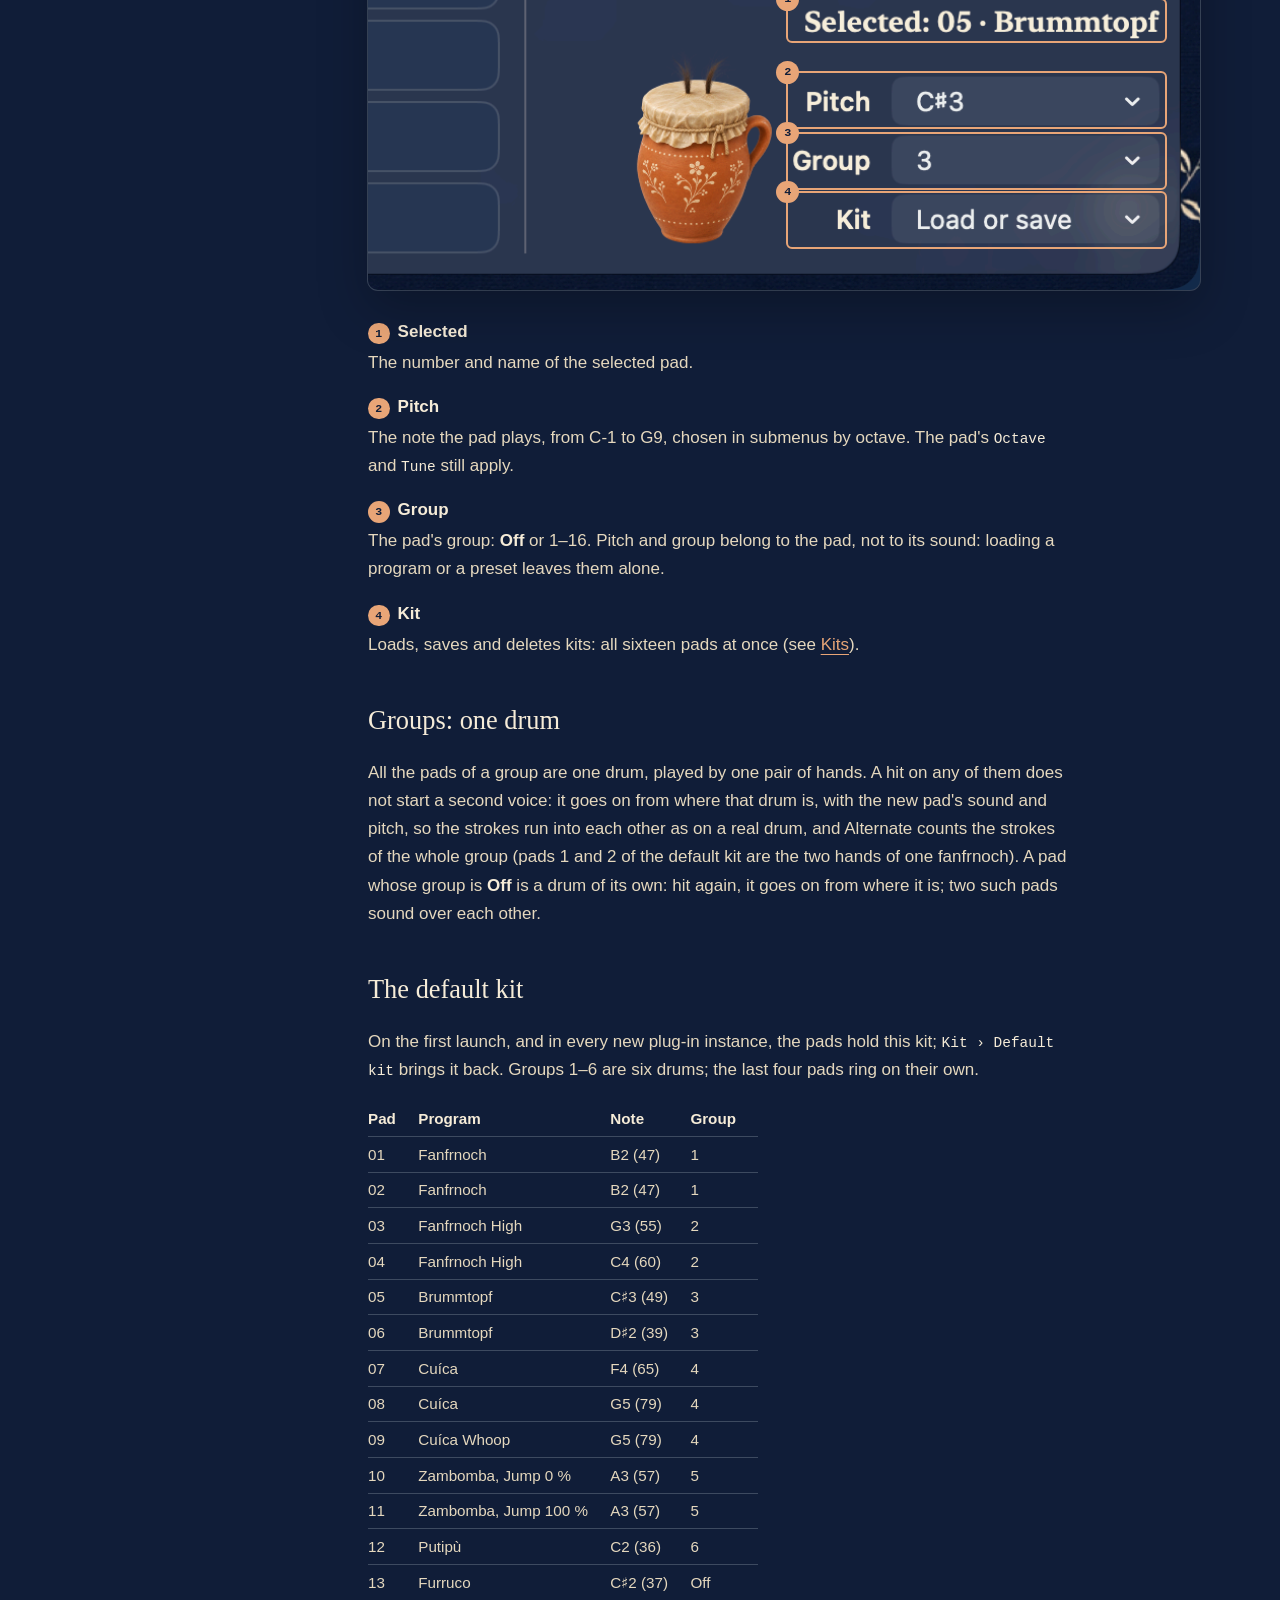
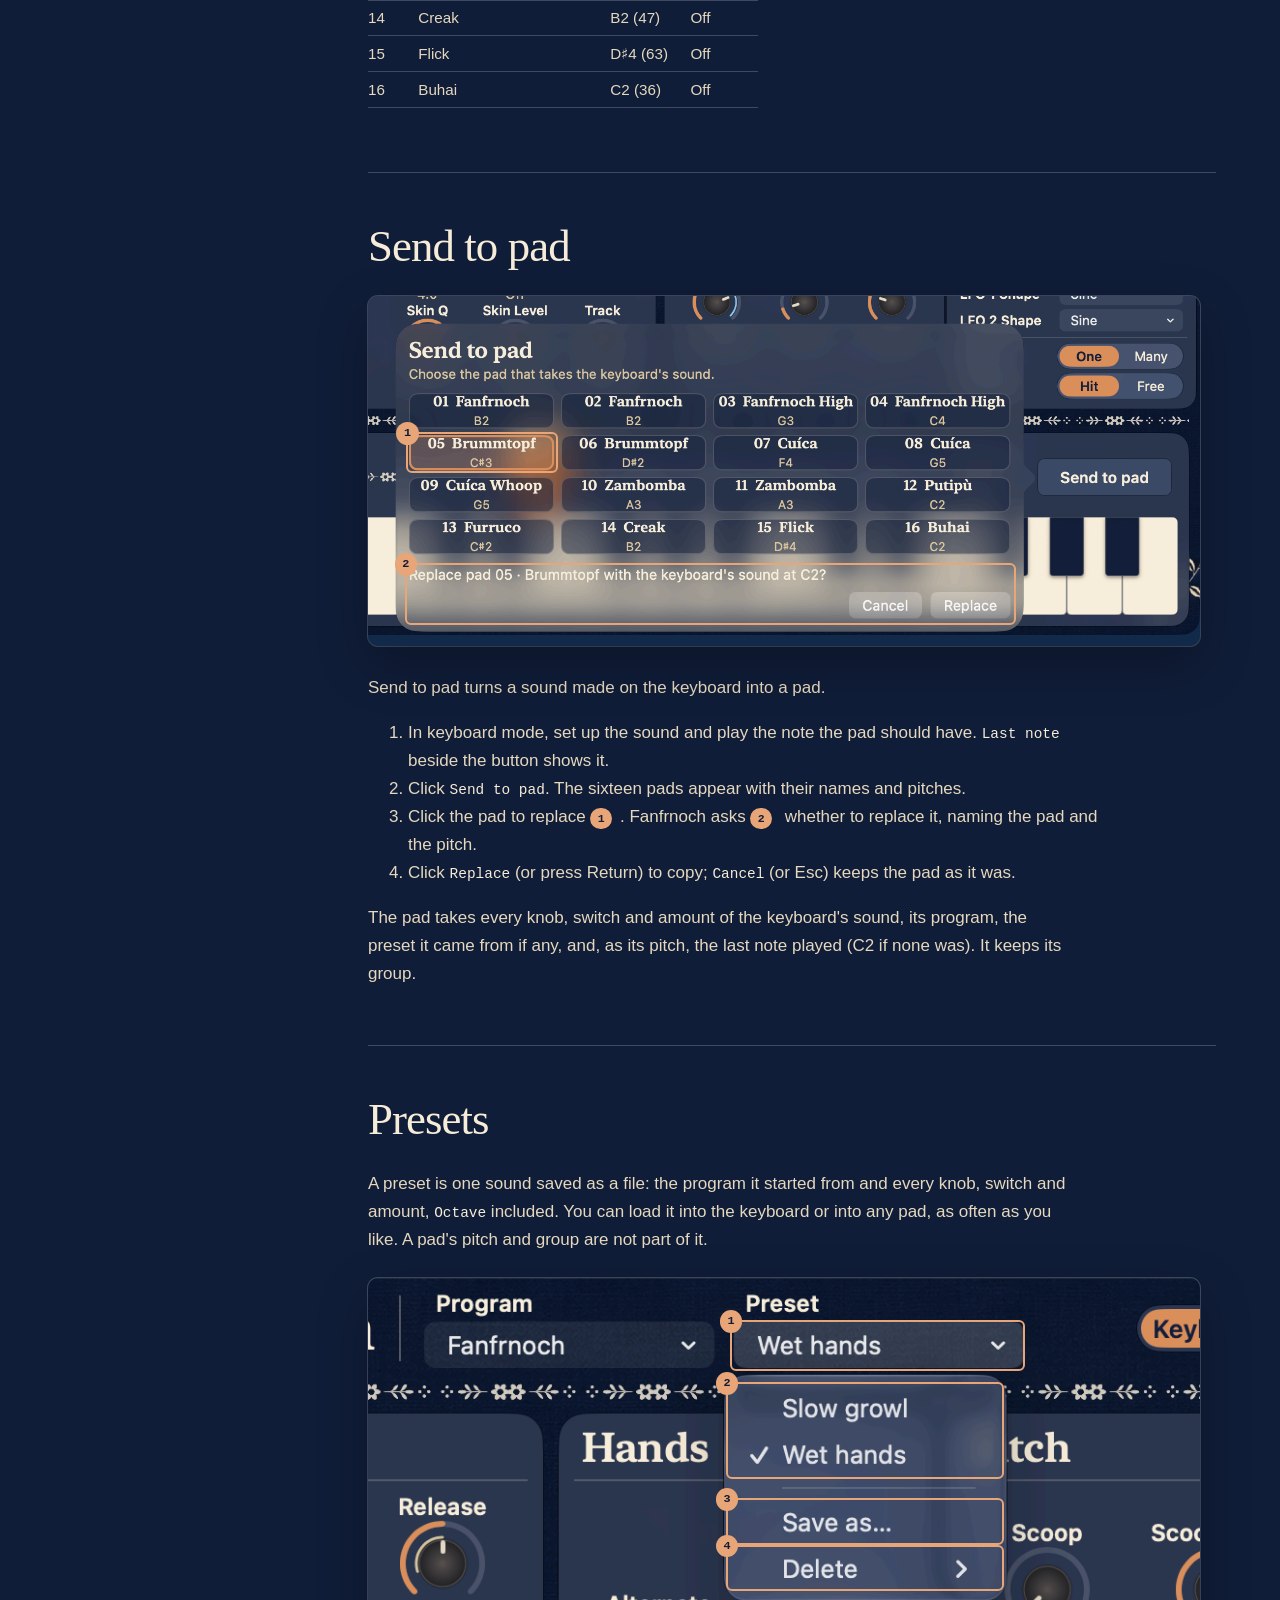
<file: docs/manual.html>
<!doctype html>
<html lang="en">
<head>
<meta charset="utf-8">
<meta name="viewport" content="width=device-width, initial-scale=1">
<title>Fanfrnoch Manual</title>
<meta name="description" content="The Fanfrnoch manual: every control, with marked screenshots.">
<link rel="alternate" hreflang="en" href="https://jiripisa.github.io/fanfrnoch/manual.html">
<link rel="alternate" hreflang="cs" href="https://jiripisa.github.io/fanfrnoch/cs/manual.html">
<link rel="alternate" hreflang="x-default" href="https://jiripisa.github.io/fanfrnoch/manual.html">
<link rel="icon" href="assets/icon.png">
<link rel="stylesheet" href="assets/site.css">
<link rel="stylesheet" href="assets/manual.css">
</head>
<body>

<header class="wrap masthead">
  <a class="brand" href="index.html"><img src="assets/icon.png" alt="" width="32" height="32">Fanfrnoch</a>
  <nav aria-label="Site">
    <a href="index.html">Overview</a>
    <a href="manual.html" aria-current="page">Manual</a>
    <a href="index.html#get">Download</a>
    <a class="lang" href="cs/manual.html" hreflang="cs" lang="cs">Česky</a>
  </nav>
</header>

<main>
  <div class="wrap title">
    <h1>Manual</h1>
    <p>Every control of Fanfrnoch 1.0.0, where to find it and what it does.
    The frames in the screenshots mark the control the text talks about.</p>
  </div>

  <div class="wrap layout">
    <nav class="toc" aria-label="Contents">
      <p>Contents</p>
      <ol>
        <li><a href="#start">Getting started</a></li>
        <li><a href="#window">The main window</a></li>
        <li><a href="#header">The header</a></li>
        <li><a href="#knobs">Knobs and switches</a>
          <ol>
            <li><a href="#stroke">Stroke</a></li>
            <li><a href="#hands">Hands</a></li>
            <li><a href="#pitch">Pitch</a></li>
            <li><a href="#friction">Friction</a></li>
            <li><a href="#body">Body</a></li>
            <li><a href="#noise">Noise</a></li>
            <li><a href="#master">Master</a></li>
          </ol>
        </li>
        <li><a href="#keyboard">Keyboard mode</a></li>
        <li><a href="#pads">Pad mode</a></li>
        <li><a href="#send">Send to pad</a></li>
        <li><a href="#presets">Presets</a></li>
        <li><a href="#kits">Kits</a></li>
        <li><a href="#amounts">LFO and VEL amounts</a></li>
        <li><a href="#midi">MIDI controllers</a></li>
        <li><a href="#settings">Settings</a></li>
        <li><a href="#plugin">The Audio Unit plug-in</a></li>
        <li><a href="#updates">Updates</a></li>
      </ol>
    </nav>

    <article>
      <section id="start">
        <h2>Getting started</h2>
        <ol>
          <li>Download the disk image from the <a href="index.html#get">download page</a>
          and open it.</li>
          <li>Drag <b>Fanfrnoch</b> to <b>Applications</b> and start it from there.</li>
          <li>Click a key of the keyboard at the bottom of the window. Near the top of a key the stroke is soft, further down it is firmer. A MIDI keyboard plays it too: the app listens to every connected MIDI device until you choose one.</li>
          <li>The sound goes to the macOS output. To choose another device, or one MIDI device or channel, click the gear at the right of the header (<span class="ui">Settings</span>; see <a href="#settings">Settings</a>).</li>
          <li>To play Fanfrnoch in a host such as Logic Pro or Ableton Live, open <span class="ui">Settings</span> and click <span class="ui">Install Audio Unit</span> (see <a href="#plugin">The Audio Unit plug-in</a>).</li>
        </ol>
        <p>Fanfrnoch is a friction drum: a clay jug covered with a skin, two tufts of horsehair through it, pulled by wet hands. Every note is one pull of a hand, a stroke. The app remembers the sound between launches: the keyboard's knobs, all sixteen pads, the mode, the selected pad and the preset each sound came from. It also keeps your MIDI controllers (see <a href="#midi">MIDI controllers</a>).</p>
      </section>

      <section id="window">
        <h2>The main window</h2>
        <figure class="fig">
          <div class="view" style="--iw:2200;--ih:1464">
            <img src="assets/manual/keyboard.png" alt="The Fanfrnoch window in keyboard mode with its areas marked">
            <div class="mark" style="--x:20.5;--y:0.4;--w:14.2;--h:6.3"><b>1</b></div>
            <div class="mark" style="--x:35.1;--y:0.4;--w:14.2;--h:6.3"><b>2</b></div>
            <div class="mark" style="--x:54.3;--y:1.6;--w:11.1;--h:3.8"><b>3</b></div>
            <div class="mark" style="--x:67.3;--y:1.4;--w:20.9;--h:4.4"><b>4</b></div>
            <div class="mark" style="--x:88.3;--y:1.4;--w:6.5;--h:4.4"><b>5</b></div>
            <div class="mark" style="--x:95.3;--y:1.4;--w:4.0;--h:4.4"><b>6</b></div>
            <div class="mark" style="--x:0.7;--y:9.3;--w:98.5;--h:62.8"><b>7</b></div>
            <div class="mark" style="--x:78.0;--y:76.8;--w:7.8;--h:7.7"><b>8</b></div>
            <div class="mark" style="--x:86.4;--y:77.6;--w:11.6;--h:5.7"><b>9</b></div>
            <div class="mark" style="--x:1.6;--y:85.0;--w:96.7;--h:13.0"><b>10</b></div>
          </div>
          <figcaption>The window in keyboard mode with the preset Wet hands, before any note was played.</figcaption>
        </figure>
        <dl class="controls">
          <dt><span class="n">1</span>Program</dt>
          <dd>Loads one of the twelve built-in sounds into the knobs (see <a href="#header">The header</a>).</dd>
          <dt><span class="n">2</span>Preset</dt>
          <dd>Your own sounds, saved as files: load one into the knobs, save the knobs as one, delete one (see <a href="#presets">Presets</a>).</dd>
          <dt><span class="n">3</span>Keyboard | Pads</dt>
          <dd>The mode: the keys play one sound at their pitch, or notes 36–51 hit sixteen pads that each hold a sound of their own (see <a href="#keyboard">Keyboard mode</a> and <a href="#pads">Pad mode</a>).</dd>
          <dt><span class="n">4</span>LFO 1, LFO 2, VEL</dt>
          <dd>Turn the knobs into the amounts by which an LFO or the velocity of a stroke moves them (see <a href="#amounts">LFO and VEL amounts</a>).</dd>
          <dt><span class="n">5</span>MIDI</dt>
          <dd>Shows which MIDI controller moves each knob and switch, and lets them learn new ones (see <a href="#midi">MIDI controllers</a>).</dd>
          <dt><span class="n">6</span>Settings</dt>
          <dd>MIDI input, audio output and the Audio Unit installer. Only the app has it.</dd>
          <dt><span class="n">7</span>Stroke, Hands, Pitch, Friction, Body, Noise, Master</dt>
          <dd>The knobs and switches of the sound, in seven groups (see <a href="#knobs">Knobs and switches</a>). In keyboard mode they show the keyboard's sound, in pad mode the selected pad's.</dd>
          <dt><span class="n">8</span>Last note</dt>
          <dd>The last note played in keyboard mode, C2 before any. It is the pitch <span class="ui">Send to pad</span> gives a pad.</dd>
          <dt><span class="n">9</span>Send to pad</dt>
          <dd>Copies the keyboard's sound to one of the pads (see <a href="#send">Send to pad</a>).</dd>
          <dt><span class="n">10</span>Keyboard</dt>
          <dd>Three octaves, C2 to B4. Click a key to play it: at the top of a key the stroke has velocity 40, at the bottom 127. Letting go of the key, or dragging off it, is the key's release (it matters for Key Up = Stop); dragging onto another key does not play it. In pad mode the pads take this place.</dd>
        </dl>
      </section>

      <section id="header">
        <h2>The header</h2>
        <dl class="controls">
          <dt>Program</dt>
          <dd>The twelve built-in programs: the Czech fanfrnoch and its relatives. A program sets every knob, switch and amount of the sound the knobs show, except <span class="ui">Octave</span>: in keyboard mode the keyboard's sound, in pad mode the selected pad's. The program in use is ticked.
            <ul>
              <li><b>Fanfrnoch</b>: the defaults, the Czech carollers' horsehair drum: a pull of 230 ms, the two hands a little apart.</li>
              <li><b>Fanfrnoch High</b>: the upper drum of a pair: shorter pulls, the hands further apart.</li>
              <li><b>Brummtopf</b>: the German “growling pot”: short and dry, with a strong pot resonance.</li>
              <li><b>Zambomba</b>: the Spanish zambomba: the skin rings along, and about one stroke in five jumps up to it.</li>
              <li><b>Zambomba Grave</b>: a big zambomba: a low, broad pot and a longer ring.</li>
              <li><b>Putipù</b>: the Neapolitan putipù: a slow, deep, rubbing growl through a loud pot.</li>
              <li><b>Cuíca</b>: the Brazilian cuíca: short, clean, high strokes, the two hands far apart.</li>
              <li><b>Cuíca Whoop</b>: the cuíca's whoop: every stroke scoops up 6.6 semitones into its pitch.</li>
              <li><b>Furruco</b>: the Venezuelan furruco: low and rough, its periods unequal.</li>
              <li><b>Creak</b>: the tone broken into separate slips, each ringing the skin, like a creaking door.</li>
              <li><b>Flick</b>: no rubbing at all, only the flick of a finger across the hair.</li>
              <li><b>Buhai</b>: the Romanian buhai: long, slow, low pulls (made by ear: no recording of one was measured).</li>
            </ul>
            Some programs are turned down with <span class="ui">Volume</span>, so that no program is much louder than another.
          </dd>
          <dt>Preset</dt>
          <dd>Your presets, the sounds you have saved. Like Program, it works on the sound the knobs show. Its title is the preset that sound came from, or “—” (see <a href="#presets">Presets</a>).</dd>
          <dt>Keyboard | Pads</dt>
          <dd>Switches between the two modes. The switch is not a sound setting: changing it keeps every sound as it is.</dd>
          <dt>LFO 1, LFO 2, VEL</dt>
          <dd>One of these three and MIDI can be on at a time. While one of the three is on, the knobs set that source's amounts; click it again to get the knobs back (see <a href="#amounts">LFO and VEL amounts</a>).</dd>
          <dt>MIDI</dt>
          <dd>While it is on, every knob and switch of the keyboard's sound shows its MIDI controller instead of its value, and a click makes it learn a new one; click MIDI again to get the values back (see <a href="#midi">MIDI controllers</a>). The button's secondary-click menu gives every control its standard controller back.</dd>
          <dt>Settings (the gear)</dt>
          <dd>Opens <a href="#settings">Settings</a>. The plug-in's window has no gear: there MIDI and audio come from the host.</dd>
        </dl>
        <p>When a preset or a kit cannot be saved, loaded or deleted, for example because its file was removed in the Finder or is damaged, a one-line message says so under the Program and Preset menus for four seconds. Nothing else changes.</p>
      </section>

      <section id="knobs">
        <h2>Knobs and switches</h2>
        <figure class="fig">
          <div class="view" style="--iw:2200;--ih:1464;--zx:0;--zy:8;--zw:28;--zh:33">
            <img src="assets/manual/keyboard.png" alt="The Stroke group: six knobs and the Key Up switch">
            <div class="mark" style="--x:2.2;--y:14.8;--w:6.9;--h:10.9"><b>1</b></div>
            <div class="mark" style="--x:14.5;--y:35.4;--w:11.1;--h:3.6"><b>2</b></div>
          </div>
          <figcaption>Stroke: <span class="n">1</span> a knob, <span class="n">2</span> a switch.</figcaption>
        </figure>
        <p>A knob <span class="n">1</span> shows its name above it and its value below it; the terracotta arc shows where it stands. Drag a knob up or down: 200 points of travel turn it from end to end. Hold <kbd>Shift</kbd> while dragging for steps ten times finer. Double-click a knob to take it back to its value in the preset the sound came from or, without one, in the program last loaded. A switch <span class="n">2</span> shows its choices side by side; click one. The LFO shapes, which have more choices, are menus.</p>
        <p>The ranges and defaults below are those of the program Fanfrnoch. A level knob whose range ends in “Off” is silent at the bottom of its travel.</p>

        <h3 id="stroke">Stroke</h3>
        <p>One pull of the hand down the horsehair: how the drum starts to speak, how long the hand rubs and how the drum rings out after it.</p>
        <dl class="controls">
          <dt>Attack (5–400 ms, default 42 ms)</dt>
          <dd>How long a stroke takes to build up, as the skin starts to swing under the hand.</dd>
          <dt>Length (0–2000 ms, default 230 ms)</dt>
          <dd>How long the hand rubs. Then the hand leaves the hair and the drum rings out in the Release time. At 0 the hand leaves at once: a short knock.</dd>
          <dt>Release (0.03–3 s, default 0.30 s)</dt>
          <dd>How long the drum rings after the hand stops: the time it takes to fall by 60 dB.</dd>
          <dt>Damp (0–100 %, default 0 %)</dt>
          <dd>Shortens that ring, as a hand laid on the skin would: at 100 % the drum falls three times faster than Release says.</dd>
          <dt>Key Up (Ignore, Stop; default Ignore)</dt>
          <dd>What letting go of a key or a pad does. <b>Ignore</b>: the hand rubs for the whole Length, however briefly the key was held. <b>Stop</b>: the hand stops when the key is let go, never later than Length, so short notes give short strokes.</dd>
          <dt>Vel Sens (0–100 %, default 70 %)</dt>
          <dd>How much the velocity changes the stroke's level: a softer stroke is quieter by the factor 1 − Vel Sens × (1 − velocity). At 0 every stroke is as loud as the hardest. Whatever Vel Sens says, a softer stroke also rubs more quietly and darkens sooner as it fades (see <span class="ui">Stick&gt;Level</span>).</dd>
          <dt>Vary (0–100 %, default 20 %)</dt>
          <dd>A random difference between one stroke and the next, as no hand pulls twice alike. At 20 % the length of a stroke varies by up to 10 %, its level by up to 0.75 dB and its pitch by up to 12.5 cents; at 100 % by five times as much.</dd>
        </dl>

        <h3 id="hands">Hands</h3>
        <p>A player pulls with both hands in turn, and the two hands never pull quite alike.</p>
        <dl class="controls">
          <dt>Alternate (0–12 dB, default 2 dB)</dt>
          <dd>Every second stroke of a drum is this much quieter: the weaker hand. The strokes are counted per drum (see <a href="#keyboard">Keyboard mode</a> and <a href="#pads">Pad mode</a>).</dd>
          <dt>Alt Tune (−100 to +100 ct, default +10 ct)</dt>
          <dd>The weaker hand's stroke sounds this many cents off the other's.</dd>
        </dl>

        <h3 id="pitch">Pitch</h3>
        <p>How the pitch moves within a stroke. A friction drum is never quite steady: the pressure of the hand bends it.</p>
        <dl class="controls">
          <dt>Scoop (0–12 st, default 0 st)</dt>
          <dd>The stroke starts this many semitones below its pitch and slides up into it, the cuíca's whoop.</dd>
          <dt>Scoop Time (10–300 ms, default 80 ms)</dt>
          <dd>How long that slide takes.</dd>
          <dt>Drift (−3 to +3 st, default −0.80 st)</dt>
          <dd>How far the pitch moves over the Length of the stroke, in semitones: a falling pull below 0, a rising one above.</dd>
          <dt>Drop (0–2 st, default 0 st)</dt>
          <dd>When the hand leaves the hair, the pitch falls this far within about 15 ms.</dd>
          <dt>Wobble (0–60 ct, default 20 ct)</dt>
          <dd>The unsteadiness of the hand: a random wavering of the pitch, in cents.</dd>
          <dt>Jump (0–100 %, default 0 %)</dt>
          <dd>The chance that a stroke jumps up to a higher mode of the skin, after 70 % of its Length. At 100 % every stroke jumps.</dd>
          <dt>Jump Ratio (1.10–2.50, default 1.40)</dt>
          <dd>How far up a jump goes, as a ratio of frequencies: 1.40 is about 5.8 semitones, 2.00 an octave.</dd>
          <dt>Vel&gt;Pitch (0–100 ct, default 0 ct)</dt>
          <dd>A harder stroke sounds higher: at full velocity by this many cents, at velocity 0 not at all.</dd>
        </dl>

        <h3 id="friction">Friction</h3>
        <p>How the wet hand sticks to the hair and slips: this shapes the drum's tone.</p>
        <dl class="controls">
          <dt>Stick (0.50–0.95, default 0.88)</dt>
          <dd>The part of each vibration for which the skin sticks to the hand before it slips. Higher values make a sharper slip: a brighter, buzzier tone. The aftertouch adds to it.</dd>
          <dt>Stick&gt;Level (0–0.100, default 0.030)</dt>
          <dd>How much less the skin sticks as the stroke grows quiet: the tone darkens as it fades, and sooner for a soft stroke.</dd>
          <dt>Split (0–100 %, default 0 %)</dt>
          <dd>Makes every other vibration longer and the next one shorter, and a little louder and softer: a rough, growling tone an octave lower creeps in.</dd>
          <dt>Creak (0–100 %, default 0 %)</dt>
          <dd>Breaks the tone into separate slips, each of which rings the skin, like a creaking door. At 100 % only the slips are left.</dd>
          <dt>Creak Rate (4–40 Hz, default 14 Hz)</dt>
          <dd>How many slips a second the creak makes, with a little randomness.</dd>
          <dt>Creak Ring (10–100 ms, default 40 ms)</dt>
          <dd>How long each slip rings the skin.</dd>
        </dl>

        <h3 id="body">Body</h3>
        <p>The jug and its skin, which ring along with the tone: two resonances, each with its frequency, its sharpness and its level.</p>
        <dl class="controls">
          <dt>Pot (150–1500 Hz, default 500 Hz)</dt>
          <dd>The resonance of the jug's body, the air inside it.</dd>
          <dt>Pot Q (1.0–20.0, default 4.0)</dt>
          <dd>How sharp the pot's resonance is: low values ring broadly, high values ring at one pitch.</dd>
          <dt>Pot Level (−40 to +18 dB, Off; default Off)</dt>
          <dd>How loud the pot's resonance is.</dd>
          <dt>Skin (100–1500 Hz, default 306 Hz)</dt>
          <dd>The resonance of the skin, a mode of the membrane. The creak's slips ring at it too.</dd>
          <dt>Skin Q (1.0–40.0, default 10.0)</dt>
          <dd>How sharp the skin's resonance is.</dd>
          <dt>Skin Level (−40 to +6 dB, Off; default Off)</dt>
          <dd>How loud the skin's resonance is.</dd>
          <dt>Track (0–100 %, default 0 %)</dt>
          <dd>How far the pot and the skin follow the note. At 0 they stay where the knobs put them, as a real jug does; at 100 % they move with the pitch, from where they stand at B2.</dd>
        </dl>

        <h3 id="noise">Noise</h3>
        <p>What the hand adds beside the tone.</p>
        <dl class="controls">
          <dt>Rub (−40 to 0 dB, Off; default −10 dB)</dt>
          <dd>The noise of the wet hand rubbing on the hair, loudest while the skin slips and with a hard stroke. The mod wheel adds to it.</dd>
          <dt>Scrape (0–100 %, default 10 %)</dt>
          <dd>The short scrape of the fingers at the start of a stroke, gone within a few tens of milliseconds.</dd>
          <dt>Shimmer (0–3.0 dB, default 0.7 dB)</dt>
          <dd>A random flutter of the level, as the grip on the hair keeps changing.</dd>
        </dl>

        <h3 id="master">Master</h3>
        <dl class="controls">
          <dt>Volume (−40 to +6 dB, default 0.0 dB)</dt>
          <dd>The level of the sound.</dd>
          <dt>Pan (−100 to +100 %, default 0 %)</dt>
          <dd>Left or right in the stereo output. Useful for placing pads apart.</dd>
          <dt>Tune (−100 to +100 ct, default 0 ct)</dt>
          <dd>Fine tuning in cents.</dd>
          <dt>Octave (−2 to +2, default 0)</dt>
          <dd>Moves the sound by octaves. At 0 a note sounds at its own pitch: B2 (note 47) is 123.5 Hz. Programs leave this knob where it is.</dd>
          <dt>Bend Up (0–24 st, default 12 st), Bend Down (0–12 st, default 2 st)</dt>
          <dd>How far the pitch bend wheel bends the drum at its ends, up and down, in semitones: the cuíca player's pressing finger.</dd>
          <dt>LFO 1 Rate, LFO 2 Rate (0.02–20 Hz, defaults 6.00 Hz and 2.00 Hz)</dt>
          <dd>How often each LFO goes round. What an LFO moves, and how far, is set on the knobs themselves (see <a href="#amounts">LFO and VEL amounts</a>).</dd>
          <dt>LFO 1 Shape, LFO 2 Shape (Sine, Triangle, Ramp Up, Ramp Down, Square, Steps, Wander; default Sine)</dt>
          <dd>The shape of each LFO's cycle. Sine and Triangle sway; the ramps rise or fall and jump back; Square switches between two places; Steps takes a new random place every cycle and holds it; Wander takes one and moves there smoothly.</dd>
          <dt>Drum (One, Many; default One)</dt>
          <dd>How many drums the keyboard plays. <b>One</b>: all notes are one drum, as with one fanfrnoch in your hands. <b>Many</b>: every note is a drum of its own. See <a href="#keyboard">Keyboard mode</a>.</dd>
          <dt>LFO Start (Hit, Free; default Hit)</dt>
          <dd><b>Hit</b> starts both LFOs anew with every stroke, so the same stroke always moves the knobs the same way. <b>Free</b> lets them run on, and each stroke joins them where they are.</dd>
        </dl>
      </section>

      <section id="keyboard">
        <h2>Keyboard mode</h2>
        <p>Every MIDI note, and every key on the screen, strikes the keyboard's sound at the note's pitch. That sound is what the knobs show in this mode.</p>
        <ul>
          <li><b>A stroke on a sounding drum continues it.</b> With <span class="ui">Drum</span> = One all notes are one drum: a new note does not start a second voice but goes on from where the head is, at the new pitch, so strokes run into each other with a dip, not a click, and Alternate counts the strokes across all notes. With Drum = Many every note is a drum of its own: different notes sound over each other, and striking the same note again continues that note's drum.</li>
          <li>A sounding stroke follows the knobs: turn one and you hear the change at once. What a stroke draws when it starts is the exception: Length, Vary's random differences, Alternate, Alt Tune, Vel Sens, Vel&gt;Pitch, Jump's chance, Scrape and Octave count from the next stroke.</li>
          <li>Sixteen voices sound at most, pads included. A stroke on a silent drum that would be the seventeenth stops the quietest voice within a few milliseconds.</li>
        </ul>
        <dl class="controls">
          <dt>Velocity</dt>
          <dd>Shapes the stroke as <span class="ui">Vel Sens</span> and <span class="ui">Vel&gt;Pitch</span> say, and moves the knobs that have a VEL amount (see <a href="#amounts">LFO and VEL amounts</a>).</dd>
          <dt>Pitch bend</dt>
          <dd>Bends the drum's pitch, by up to <span class="ui">Bend Up</span> semitones upward and <span class="ui">Bend Down</span> downward.</dd>
          <dt>Mod wheel (CC 1)</dt>
          <dd>Rubs harder: adds up to 20 dB of <span class="ui">Rub</span>, half its travel, never past 0 dB.</dd>
          <dt>Aftertouch (channel pressure)</dt>
          <dd>Presses harder: adds up to 0.07 of <span class="ui">Stick</span>, never past 0.95.</dd>
        </dl>
        <p>The wheels act on the keyboard's sound only; pads do not follow them. Reset All Controllers (CC 121) puts all three back to rest, and All Sound Off and All Notes Off (CC 120 and 123) fade every voice out within 10 ms.</p>
        <p>Other MIDI controllers turn the knobs and switches themselves (see <a href="#midi">MIDI controllers</a>).</p>
      </section>

      <section id="pads">
        <h2>Pad mode</h2>
        <figure class="fig">
          <div class="view" style="--iw:2200;--ih:1464">
            <img src="assets/manual/pads.png" alt="The Fanfrnoch window in pad mode with pad 05 selected">
            <div class="mark" style="--x:1.6;--y:75.8;--w:67.3;--h:22.1"><b>1</b></div>
            <div class="mark" style="--x:1.6;--y:81.4;--w:16.5;--h:5.5"><b>2</b></div>
            <div class="mark" style="--x:70.2;--y:75.8;--w:28.9;--h:22.1"><b>3</b></div>
            <div class="mark" style="--x:20.5;--y:0.4;--w:28.8;--h:6.3"><b>4</b></div>
            <div class="mark" style="--x:54.3;--y:1.6;--w:11.1;--h:3.8"><b>5</b></div>
          </div>
          <figcaption>Pad mode with the default kit and pad 05 selected: the knobs show Brummtopf, the pad's own sound.</figcaption>
        </figure>
        <p>In pad mode <span class="n">5</span> the MIDI notes 36–51 (C2–D♯3) hit pads 1–16: note 36 is pad 1, note 37 pad 2, and so on, as on an MPC or in an Ableton Drum Rack. Other notes are ignored. Each pad holds a sound of its own, frozen with it, and plays it at a pitch of its own, whatever note hits it.</p>
        <dl class="controls">
          <dt><span class="n">1</span>The pads</dt>
          <dd>Pad 1 is at the top left and the pads run row by row. Each shows its number, and its name above its pitch and its group (“B2 G1”; “Off” when it has none). A pad's name is that of the preset its sound came from or, without one, that of its program. A pad lights up when it is hit, from the screen or from MIDI.</dd>
          <dt><span class="n">2</span>Selecting and playing a pad</dt>
          <dd>Click a pad to play it and select it; the selected pad has a terracotta outline. As on the keys, near the top the stroke is soft and further down it is firmer. The pad is held until you let go of the mouse button, which matters for Key Up = Stop.</dd>
          <dt>Editing a pad</dt>
          <dd>The knobs show the selected pad's sound, and turning them changes that pad only. <span class="n">4</span> <span class="ui">Program</span> and <span class="ui">Preset</span> load into the selected pad. The keyboard's sound is left alone, and so are the other pads.</dd>
          <dt><span class="n">3</span>Pitch and group</dt>
          <dd>Beside the pads: which pad is selected, its pitch and its group (see below), and the Kit menu (see <a href="#kits">Kits</a>).</dd>
        </dl>
        <p>A pad's stroke uses the pad's sound as it stood when the pad was hit: turning a knob changes the next stroke, not one that sounds.</p>

        <h3>Pitch and group</h3>
        <figure class="fig">
          <div class="view" style="--iw:820;--ih:368">
            <img src="assets/manual/pad-inspector.png" alt="The pad inspector: the selected pad, its pitch, its group and the Kit menu">
            <div class="mark" style="--x:50.3;--y:22.0;--w:45.7;--h:12.0"><b>1</b></div>
            <div class="mark" style="--x:50.3;--y:41.5;--w:45.7;--h:15.5"><b>2</b></div>
            <div class="mark" style="--x:50.3;--y:57.8;--w:45.7;--h:15.5"><b>3</b></div>
            <div class="mark" style="--x:50.3;--y:73.6;--w:45.7;--h:15.5"><b>4</b></div>
          </div>
        </figure>
        <dl class="controls">
          <dt><span class="n">1</span>Selected</dt>
          <dd>The number and name of the selected pad.</dd>
          <dt><span class="n">2</span>Pitch</dt>
          <dd>The note the pad plays, from C-1 to G9, chosen in submenus by octave. The pad's <span class="ui">Octave</span> and <span class="ui">Tune</span> still apply.</dd>
          <dt><span class="n">3</span>Group</dt>
          <dd>The pad's group: <b>Off</b> or 1–16. Pitch and group belong to the pad, not to its sound: loading a program or a preset leaves them alone.</dd>
          <dt><span class="n">4</span>Kit</dt>
          <dd>Loads, saves and deletes kits: all sixteen pads at once (see <a href="#kits">Kits</a>).</dd>
        </dl>

        <h3>Groups: one drum</h3>
        <p>All the pads of a group are one drum, played by one pair of hands. A hit on any of them does not start a second voice: it goes on from where that drum is, with the new pad's sound and pitch, so the strokes run into each other as on a real drum, and Alternate counts the strokes of the whole group (pads 1 and 2 of the default kit are the two hands of one fanfrnoch). A pad whose group is <b>Off</b> is a drum of its own: hit again, it goes on from where it is; two such pads sound over each other.</p>

        <h3 id="default-kit">The default kit</h3>
        <p>On the first launch, and in every new plug-in instance, the pads hold this kit; <span class="ui">Kit › Default kit</span> brings it back. Groups 1–6 are six drums; the last four pads ring on their own.</p>
        <table>
          <thead>
            <tr><th>Pad</th><th>Program</th><th>Note</th><th>Group</th></tr>
          </thead>
          <tbody>
            <tr><td>01</td><td>Fanfrnoch</td><td>B2 (47)</td><td>1</td></tr>
            <tr><td>02</td><td>Fanfrnoch</td><td>B2 (47)</td><td>1</td></tr>
            <tr><td>03</td><td>Fanfrnoch High</td><td>G3 (55)</td><td>2</td></tr>
            <tr><td>04</td><td>Fanfrnoch High</td><td>C4 (60)</td><td>2</td></tr>
            <tr><td>05</td><td>Brummtopf</td><td>C♯3 (49)</td><td>3</td></tr>
            <tr><td>06</td><td>Brummtopf</td><td>D♯2 (39)</td><td>3</td></tr>
            <tr><td>07</td><td>Cuíca</td><td>F4 (65)</td><td>4</td></tr>
            <tr><td>08</td><td>Cuíca</td><td>G5 (79)</td><td>4</td></tr>
            <tr><td>09</td><td>Cuíca Whoop</td><td>G5 (79)</td><td>4</td></tr>
            <tr><td>10</td><td>Zambomba, Jump 0 %</td><td>A3 (57)</td><td>5</td></tr>
            <tr><td>11</td><td>Zambomba, Jump 100 %</td><td>A3 (57)</td><td>5</td></tr>
            <tr><td>12</td><td>Putipù</td><td>C2 (36)</td><td>6</td></tr>
            <tr><td>13</td><td>Furruco</td><td>C♯2 (37)</td><td>Off</td></tr>
            <tr><td>14</td><td>Creak</td><td>B2 (47)</td><td>Off</td></tr>
            <tr><td>15</td><td>Flick</td><td>D♯4 (63)</td><td>Off</td></tr>
            <tr><td>16</td><td>Buhai</td><td>C2 (36)</td><td>Off</td></tr>
          </tbody>
        </table>
      </section>

      <section id="send">
        <h2>Send to pad</h2>
        <figure class="fig">
          <div class="view" style="--iw:1510;--ih:634">
            <img src="assets/manual/send-to-pad.png" alt="The Send to pad popover asking whether to replace pad 05">
            <div class="mark" style="--x:4.6;--y:39.0;--w:18.2;--h:11.5"><b>1</b></div>
            <div class="mark" style="--x:4.4;--y:76.5;--w:73.5;--h:17.5"><b>2</b></div>
          </div>
        </figure>
        <p>Send to pad turns a sound made on the keyboard into a pad.</p>
        <ol>
          <li>In keyboard mode, set up the sound and play the note the pad should have. <span class="ui">Last note</span> beside the button shows it.</li>
          <li>Click <span class="ui">Send to pad</span>. The sixteen pads appear with their names and pitches.</li>
          <li>Click the pad to replace <span class="n">1</span>. Fanfrnoch asks <span class="n">2</span> whether to replace it, naming the pad and the pitch.</li>
          <li>Click <span class="ui">Replace</span> (or press Return) to copy; <span class="ui">Cancel</span> (or Esc) keeps the pad as it was.</li>
        </ol>
        <p>The pad takes every knob, switch and amount of the keyboard's sound, its program, the preset it came from if any, and, as its pitch, the last note played (C2 if none was). It keeps its group.</p>
      </section>

      <section id="presets">
        <h2>Presets</h2>
        <p>A preset is one sound saved as a file: the program it started from and every knob, switch and amount, <span class="ui">Octave</span> included. You can load it into the keyboard or into any pad, as often as you like. A pad's pitch and group are not part of it.</p>
        <figure class="fig">
          <div class="view" style="--iw:860;--ih:400">
            <img src="assets/manual/preset-menu.png" alt="The Preset menu open, with Wet hands ticked">
            <div class="mark" style="--x:43.5;--y:11.0;--w:35.5;--h:13.0"><b>1</b></div>
            <div class="mark" style="--x:43.0;--y:27.0;--w:33.5;--h:25.0"><b>2</b></div>
            <div class="mark" style="--x:43.0;--y:57.0;--w:33.5;--h:12.0"><b>3</b></div>
            <div class="mark" style="--x:43.0;--y:69.0;--w:33.5;--h:12.0"><b>4</b></div>
          </div>
          <figcaption>The Preset menu with two presets; the keyboard's sound came from Wet hands.</figcaption>
        </figure>
        <dl class="controls">
          <dt><span class="n">1</span>The Preset menu</dt>
          <dd>In the header, beside Program. Its title is the preset the sound the knobs show came from, or “—”. The menu looks into the folder each time it opens, so a preset just saved by the plug-in in a host, or copied into the folder, is there.</dd>
          <dt><span class="n">2</span>Loading a preset</dt>
          <dd>Click a preset to load it into the sound the knobs show: the keyboard's in keyboard mode, the selected pad's in pad mode. The other sounds stay as they are. The preset in use is ticked.</dd>
          <dt><span class="n">3</span>Save as…</dt>
          <dd>Saves the sound the knobs show as a preset (see <a href="#saving">Saving a preset</a>).</dd>
          <dt><span class="n">4</span>Delete</dt>
          <dd>A submenu of your presets. Fanfrnoch asks “Delete “Wet hands”? It goes to the Trash.”: <span class="ui">Delete</span> moves the file to the Trash, <span class="ui">Cancel</span> (or Return, or Esc) keeps it. A sound that came from the deleted preset keeps its knobs.</dd>
        </dl>

        <h3 id="saving">Saving a preset</h3>
        <figure class="fig">
          <div class="view" style="--iw:920;--ih:480">
            <img src="assets/manual/name-popover.png" alt="The popover that names a new preset">
            <div class="mark" style="--x:23.0;--y:43.0;--w:58.0;--h:11.5"><b>1</b></div>
            <div class="mark" style="--x:23.0;--y:57.5;--w:54.0;--h:12.5"><b>2</b></div>
            <div class="mark" style="--x:63.0;--y:73.0;--w:28.5;--h:11.5"><b>3</b></div>
          </div>
        </figure>
        <ol>
          <li>Set up the sound, then choose <span class="ui">Preset › Save as…</span>.</li>
          <li>Type a name <span class="n">1</span>. The field starts with the name of the preset in use, if there is one. Under it Fanfrnoch says what is stored <span class="n">2</span>.</li>
          <li>Click <span class="ui">Save</span> <span class="n">3</span> or press Return. <span class="ui">Cancel</span> or Esc saves nothing.</li>
        </ol>
        <p>A name can have up to 60 characters. Spaces at its ends are dropped, and “/” and “:” become “-”. If a preset of that name exists already (capitals do not count), Fanfrnoch asks “Replace “Wet hands”?”: <span class="ui">Replace</span> saves over it, <span class="ui">Cancel</span> takes you back to the name. Sounds that came from the old version keep their knobs, but a double-click now takes a knob to the new version's value.</p>

        <h3>The preset in use</h3>
        <p>Each sound, the keyboard's and every pad's, remembers the preset it came from. The menu's title and its tick show it, a pad shows its name, and a double-click takes a knob back to the preset's value. Turning knobs keeps the link. Loading a program ends it, and the title shows “—” again; so does deleting the preset's file, after which a double-click goes to the program's value.</p>

        <h3>Where presets are kept</h3>
        <p>Each preset is a file named after it, with the extension <span class="ui">.fanfrnoch</span>, in <span class="ui">~/Library/Application Support/Fanfrnoch/Presets</span>. The app and the plug-in use the same folder, so a preset saved in one is in the other's menu too. You can copy the files to another Mac, or rename them in the Finder. Fanfrnoch makes the folder when you save your first preset.</p>
      </section>

      <section id="kits">
        <h2>Kits</h2>
        <p>A kit is all sixteen pads saved as one file: each pad's sound, pitch and group, and the preset each sound came from. Loading a kit replaces all sixteen pads at once; the keyboard's sound and the mode stay as they are.</p>
        <figure class="fig">
          <div class="view" style="--iw:820;--ih:760">
            <img src="assets/manual/kit-menu.png" alt="The Kit menu open beside the pads">
            <div class="mark" style="--x:50.3;--y:35.0;--w:45.7;--h:8.0"><b>1</b></div>
            <div class="mark" style="--x:62.0;--y:43.5;--w:33.6;--h:14.0"><b>2</b></div>
            <div class="mark" style="--x:62.0;--y:59.6;--w:33.6;--h:6.5"><b>3</b></div>
            <div class="mark" style="--x:62.0;--y:66.2;--w:33.6;--h:6.5"><b>4</b></div>
            <div class="mark" style="--x:62.0;--y:72.6;--w:33.6;--h:6.5"><b>5</b></div>
          </div>
          <figcaption>The Kit menu in pad mode, with two kits.</figcaption>
        </figure>
        <dl class="controls">
          <dt><span class="n">1</span>Kit</dt>
          <dd>The menu beside the pads, in pad mode. Its title is always “Load or save”: once a kit is loaded, its pads are edited one by one, so no kit is ticked.</dd>
          <dt><span class="n">2</span>Your kits</dt>
          <dd>Click one to load it into the pads. A pad whose preset is still in the Presets folder is linked to it again.</dd>
          <dt><span class="n">3</span>Default kit</dt>
          <dd>Brings back the kit Fanfrnoch starts with (see <a href="#default-kit">The default kit</a>).</dd>
          <dt><span class="n">4</span>Save kit as…</dt>
          <dd>Saves the sixteen pads as a kit. Naming works as for a preset (see <a href="#saving">Saving a preset</a>).</dd>
          <dt><span class="n">5</span>Delete kit</dt>
          <dd>A submenu of your kits. After you confirm, the kit's file goes to the Trash.</dd>
        </dl>
        <p>Kits are files with the extension <span class="ui">.fanfrnochkit</span> in <span class="ui">~/Library/Application Support/Fanfrnoch/Kits</span>, shared by the app and the plug-in like presets.</p>
      </section>

      <section id="amounts">
        <h2>LFO and VEL amounts</h2>
        <p>Two LFOs and the velocity of each stroke can move the knobs for you. Every knob they can move has an amount for each of them: how far that source moves it, as a part of the knob's travel, from −100 to +100 %. The amounts belong to the sound, like the knobs, so every pad has its own. They all start at 0, in every program.</p>
        <figure class="fig">
          <div class="view" style="--iw:2200;--ih:1464">
            <img src="assets/manual/lfo1-amounts.png" alt="The window with LFO 1 on: the knobs show the amounts of LFO 1">
            <div class="mark" style="--x:67.5;--y:1.4;--w:6.8;--h:4.4"><b>1</b></div>
            <div class="mark" style="--x:56.8;--y:53.6;--w:6.8;--h:10.7"><b>2</b></div>
            <div class="mark" style="--x:1.4;--y:48.5;--w:7.6;--h:10.5"><b>3</b></div>
            <div class="mark" style="--x:2.2;--y:14.8;--w:6.9;--h:10.9"><b>4</b></div>
          </div>
          <figcaption>LFO 1 on, with three amounts set as an example: Rub +40 %, Stick −30 % and Tune +20 %.</figcaption>
        </figure>
        <dl class="controls">
          <dt>Setting an amount</dt>
          <dd>Click <span class="n">1</span> <span class="ui">LFO 1</span>, <span class="ui">LFO 2</span> or <span class="ui">VEL</span> in the header; the button lights up in its colour (LFO 1 sky blue, LFO 2 mint, VEL parchment). The knobs now show that source's amounts below them <span class="n">2</span>: drag a knob up for a positive amount, down for a negative one. An amount within 1 % of zero is zero. Double-click a knob to set its amount back to 0. Click the button again to get the knobs back.</dd>
          <dt>Seeing it</dt>
          <dd>A knob a source moves shows a thin arc in that source's colour inside its value arc <span class="n">3</span>, also when the buttons are off, so you see what is moving. The knob's pointer stays where you put it.</dd>
          <dt>What steps back</dt>
          <dd>Knobs and switches a source cannot move are dimmed while its button is on <span class="n">4</span>.</dd>
        </dl>

        <h3>LFOs</h3>
        <p>An LFO swings a knob either way from where it stands, by its amount of the knob's travel, and never past the knob's ends. A negative amount turns the movement round. Both LFOs can move the same knob; their movements add up. The LFOs' rates, shapes and start are in <a href="#master">Master</a>; each voice runs LFOs of its own, and with <span class="ui">LFO Start</span> = Hit they start anew with every stroke. With Tune at 0, an amount of 50 % already swings the pitch a whole semitone (100 cents) either way.</p>
        <p>The LFOs can move Tune, Stick, Rub, Pot, Pot Level, Skin Level, Wobble, Creak, Split, Volume and Pan.</p>

        <h3>VEL</h3>
        <figure class="fig">
          <div class="view" style="--iw:2200;--ih:1464">
            <img src="assets/manual/vel-amounts.png" alt="The window with VEL on: the knobs show the velocity amounts">
            <div class="mark" style="--x:82.1;--y:1.4;--w:6.0;--h:4.4"><b>1</b></div>
            <div class="mark" style="--x:18.3;--y:14.8;--w:6.8;--h:10.7"><b>2</b></div>
            <div class="mark" style="--x:1.4;--y:48.5;--w:7.6;--h:10.5"><b>3</b></div>
            <div class="mark" style="--x:81.2;--y:14.5;--w:6.8;--h:10.7"><b>4</b></div>
            <div class="mark" style="--x:10.3;--y:24.9;--w:6.8;--h:10.7"><b>5</b></div>
          </div>
          <figcaption>VEL on <span class="n">1</span>, with three amounts set as an example: <span class="n">2</span> Release +40 %, <span class="n">3</span> Stick +30 %, <span class="n">4</span> Volume +60 %. <span class="n">5</span> Vel Sens has no VEL amount.</figcaption>
        </figure>
        <p>The knob is where a stroke at full velocity puts it. A softer stroke moves it away by amount × (1 − velocity) of its travel, where velocity runs from 0 to 1 (MIDI 127 is 1). A positive amount means “the harder the stroke, the higher the value”: with Release at +40 %, a stroke at half velocity stands the Release knob 20 % of its travel lower, so soft strokes ring shorter. A negative amount works the other way round. The velocity is fixed for the stroke; LFO movements add to it.</p>
        <p><b>Volume is the exception.</b> Its VEL amount scales the level instead, by 1 − amount × (1 − velocity): the classic velocity-to-level. At +100 % a stroke at half velocity gets half the gain (−6 dB), on top of what <span class="ui">Vel Sens</span> does; at 0 % the velocity changes the level only through <span class="ui">Vel Sens</span>.</p>
        <p>The velocity can move every knob of Stroke but Vel Sens (Attack, Length, Release, Damp, Vary), every knob of Hands, Pitch, Friction, Body and Noise, and Volume, Pan, Tune, LFO 1 Rate and LFO 2 Rate. The switches, Octave, Bend Up, Bend Down and Vel Sens have no VEL amount: Vel Sens is the velocity's own knob.</p>
      </section>

      <section id="midi">
        <h2>MIDI controllers</h2>
        <p>Every knob and switch of the keyboard's sound can follow a MIDI controller (a CC): a knob, fader or pedal of your MIDI keyboard or controller. Each comes with a standard controller (see the table below), so a controller that sends those numbers works at once, and any of them can learn another.</p>
        <figure class="fig">
          <div class="view" style="--iw:2200;--ih:1464">
            <img src="assets/manual/midi-learn.png" alt="The window with MIDI on: every control shows its controller, and Stick is listening">
            <div class="mark" style="--x:88.3;--y:1.4;--w:6.5;--h:4.4"><b>1</b></div>
            <div class="mark" style="--x:2.2;--y:14.8;--w:6.9;--h:10.9"><b>2</b></div>
            <div class="mark" style="--x:14.5;--y:35.4;--w:11.1;--h:3.6"><b>3</b></div>
            <div class="mark" style="--x:1.4;--y:48.5;--w:7.6;--h:10.5"><b>4</b></div>
          </div>
          <figcaption>MIDI on: every control shows its controller, and Stick waits for one.</figcaption>
        </figure>
        <dl class="controls">
          <dt><span class="n">1</span>Showing the controllers</dt>
          <dd>Click <span class="ui">MIDI</span> in the header; it lights up in cream. Each knob shows its controller below it instead of its value <span class="n">2</span>, and each switch in place of its choices <span class="n">3</span>: “CC 73”, or “—” for none. Click <span class="ui">MIDI</span> again to get the values back.</dd>
          <dt><span class="n">4</span>Learning a controller</dt>
          <dd>Click a knob or switch: a dashed ring appears and it says “move a control”. Move a knob or fader of your controller: the first controller that moves is taken, and the control goes where that controller stands. Click the control again to stop listening; turning MIDI off, changing the mode, switching to another app or closing the window stops it too.</dd>
          <dt>The standard controller</dt>
          <dd>Double-click a knob or switch to give it its standard controller back.</dd>
          <dt>The secondary-click menu</dt>
          <dd>Control-click a knob or switch (or click it with two fingers): <span class="ui">No controller</span> leaves it without one, <span class="ui">Back to CC 74</span> (its standard number) gives the standard one back. <span class="ui">Every control back to its standard controller</span>, in this menu and in the <span class="ui">MIDI</span> button's, resets them all.</dd>
        </dl>
        <ul>
          <li><b>One controller moves one control.</b> A controller learnt by one control is taken from the control that had it.</li>
          <li>A controller puts its control where its value says: 0 is the bottom of the travel, 127 the top. On a knob whose middle is 0 (Alt Tune, Drift, Pan, Tune, Octave), 64 is exactly the middle. A switch spreads its choices over 0–127.</li>
          <li>Controllers work on every MIDI channel; the app takes them on the channels chosen in <a href="#settings">Settings</a>.</li>
          <li><b>Controllers move the keyboard's sound, in pad mode too.</b> The pads and the LFO and VEL amounts have none, so with MIDI on in pad mode the controls are dimmed and show “—”.</li>
          <li>A sounding stroke follows a controller as it follows a turn of the knob (see <a href="#keyboard">Keyboard mode</a>), from its next control step, a fraction of a millisecond later.</li>
          <li>The controllers belong to the app or the plug-in, not to a sound: loading a program, a preset or a kit leaves them alone. The app keeps them in its settings, so they are there after a relaunch. The plug-in keeps them with the host's project, each instance its own.</li>
          <li>In the plug-in, a knob a controller moves is reported to the host as if you had turned it.</li>
        </ul>

        <h3>The standard controllers</h3>
        <p>Where General MIDI gives a controller a meaning that fits, the control takes it: Volume 7, Pan 10, Stick 74 (brightness), Pot Q 71 (timbre), Release 72 (release time), Attack 73 (attack time) and Rub 2 (breath controller). The others take numbers that MIDI leaves undefined, in the order of the panel's groups.</p>
        <table>
          <thead>
            <tr><th>Control</th><th>CC</th><th>Control</th><th>CC</th></tr>
          </thead>
          <tbody>
            <tr><td>Attack</td><td>73</td><td>Pot</td><td>87</td></tr>
            <tr><td>Length</td><td>14</td><td>Pot Q</td><td>71</td></tr>
            <tr><td>Release</td><td>72</td><td>Pot Level</td><td>88</td></tr>
            <tr><td>Damp</td><td>15</td><td>Skin</td><td>89</td></tr>
            <tr><td>Key Up</td><td>16</td><td>Skin Q</td><td>90</td></tr>
            <tr><td>Vel Sens</td><td>17</td><td>Skin Level</td><td>102</td></tr>
            <tr><td>Vary</td><td>18</td><td>Track</td><td>103</td></tr>
            <tr><td>Alternate</td><td>19</td><td>Rub</td><td>2</td></tr>
            <tr><td>Alt Tune</td><td>20</td><td>Scrape</td><td>104</td></tr>
            <tr><td>Scoop</td><td>21</td><td>Shimmer</td><td>105</td></tr>
            <tr><td>Scoop Time</td><td>22</td><td>Volume</td><td>7</td></tr>
            <tr><td>Drift</td><td>23</td><td>Pan</td><td>10</td></tr>
            <tr><td>Drop</td><td>24</td><td>Tune</td><td>106</td></tr>
            <tr><td>Wobble</td><td>25</td><td>Octave</td><td>107</td></tr>
            <tr><td>Jump</td><td>26</td><td>Bend Up</td><td>108</td></tr>
            <tr><td>Jump Ratio</td><td>27</td><td>Bend Down</td><td>109</td></tr>
            <tr><td>Vel&gt;Pitch</td><td>28</td><td>Drum</td><td>110</td></tr>
            <tr><td>Stick</td><td>74</td><td>LFO Start</td><td>111</td></tr>
            <tr><td>Stick&gt;Level</td><td>29</td><td>LFO 1 Rate</td><td>112</td></tr>
            <tr><td>Split</td><td>30</td><td>LFO 1 Shape</td><td>113</td></tr>
            <tr><td>Creak</td><td>31</td><td>LFO 2 Rate</td><td>114</td></tr>
            <tr><td>Creak Rate</td><td>85</td><td>LFO 2 Shape</td><td>115</td></tr>
            <tr><td>Creak Ring</td><td>86</td><td></td><td></td></tr>
          </tbody>
        </table>
        <p><b>Reserved controllers.</b> CC 0–1, 6, 32, 38, 64, 96–101 and 120–127 keep their meanings in MIDI (bank select, data entry, sustain, parameter numbers and the channel messages). No control is given one, and learning ignores them. CC 1 is the mod wheel, which adds Rub (see <a href="#keyboard">Keyboard mode</a>); CC 121 puts the wheels back to rest, and CC 120 and 123 stop every voice.</p>
        <p>Free to learn, with no meaning in Fanfrnoch: CC 3–5, 8, 9, 11–13, 33–37, 39–63, 65–70, 75–84, 91–95 and 116–119.</p>
      </section>

      <section id="settings">
        <h2>Settings</h2>
        <p>The gear in the header opens them. They belong to the app; the plug-in takes MIDI and audio from its host.</p>
        <dl class="controls">
          <dt>MIDI input › Device</dt>
          <dd><b>All devices</b> (the default), <b>None</b>, or one connected keyboard or controller. A chosen device that is unplugged stays in the list as “not connected”; the app listens to it again as soon as it is back.</dd>
          <dt>MIDI input › Channel</dt>
          <dd><b>All channels</b> or one of 1–16; messages on other channels are ignored.</dd>
          <dt>The “Fanfrnoch” MIDI port</dt>
          <dd>While the app runs, other applications can send MIDI to a port called <b>Fanfrnoch</b>. It obeys the channel setting.</dd>
          <dt>Audio output › Device</dt>
          <dd><b>System default</b> or a specific audio device. System default follows the output chosen in macOS. A chosen device that is unplugged stays in the list as “not connected”, and the sound goes to the system default until it is back.</dd>
          <dt>Audio output › Channels</dt>
          <dd>Shown for a device with four or more outputs: the pair of channels the stereo sound goes to.</dd>
          <dt>Audio Unit plug-in</dt>
          <dd>Shows whether the plug-in is installed and in which version; <span class="ui">Install Audio Unit</span> installs or updates it.</dd>
        </dl>
      </section>

      <section id="plugin">
        <h2>The Audio Unit plug-in</h2>
        <ol>
          <li>In the app, open <span class="ui">Settings</span> and click <span class="ui">Install Audio Unit</span>. This copies <span class="ui">Fanfrnoch.component</span> into <span class="ui">~/Library/Audio/Plug-Ins/Components</span>.</li>
          <li>Restart your host or let it rescan its plug-ins.</li>
          <li>The instrument appears as <b>Fanfrnoch</b> by <b>Jiri Pisa</b> among the Audio Unit instruments.</li>
        </ol>
        <p>The plug-in's window is the app's, without the gear: the same header, knobs, keyboard, pads and Send to pad. The keys and pads on the screen play the plug-in directly.</p>
        <dl class="controls">
          <dt>Automation</dt>
          <dd>The host sees 103 parameters: the keyboard's sound, that is its 45 knobs and switches, 22 LFO amounts and 36 VEL amounts. Turning a knob in keyboard mode can be recorded as automation, and automation moves the knobs. The pads, their pitches and groups and the mode are not parameters: automation reaches the keyboard's sound only.</dd>
          <dt>Presets</dt>
          <dd>The twelve programs are the plug-in's factory presets; they load into the keyboard's sound. Your own presets are in the window's Preset menu, shared with the app (see <a href="#presets">Presets</a>). When one is loaded into the keyboard, the host shows its name as the plug-in's preset; choosing a factory preset in the host ends that link.</dd>
          <dt>Saved with the project</dt>
          <dd>The keyboard's sound and its program, the mode, all sixteen pads (sound, pitch and group), the preset each sound came from, the MIDI controllers and the selected pad. A pad edit marks the project as changed half a second after you stop, or when you close the window. The plug-in's window opens on the pad selected last.</dd>
          <dt>Latency</dt>
          <dd>Below 88.2 kHz Fanfrnoch runs its voices at twice the host's rate, which delays the sound by 29 samples (0.6 ms at 48 kHz). The plug-in reports this to the host, which compensates. From 88.2 kHz up the latency is 0.</dd>
          <dt>Output</dt>
          <dd>Stereo. On a mono track the plug-in mixes both sides into one, so pads panned hard right are still heard.</dd>
        </dl>
        <p>After updating the app, click <span class="ui">Install Audio Unit</span> again to update the plug-in.</p>
      </section>

      <section id="updates">
        <h2>Updates</h2>
        <p>At every launch Fanfrnoch asks whether a newer version exists and, if
        so, offers it; nothing is installed without your OK. <span class="ui">Fanfrnoch
        › Check for Updates…</span> asks right away.</p>
      </section>
    </article>
  </div>
</main>

<footer>
  <div class="wrap">
    <span>Fanfrnoch by Jiří Píša. MIT License. Manual for version 1.0.0.</span>
    <span><a href="index.html">Overview</a></span>
  </div>
</footer>

</body>
</html>
</file>
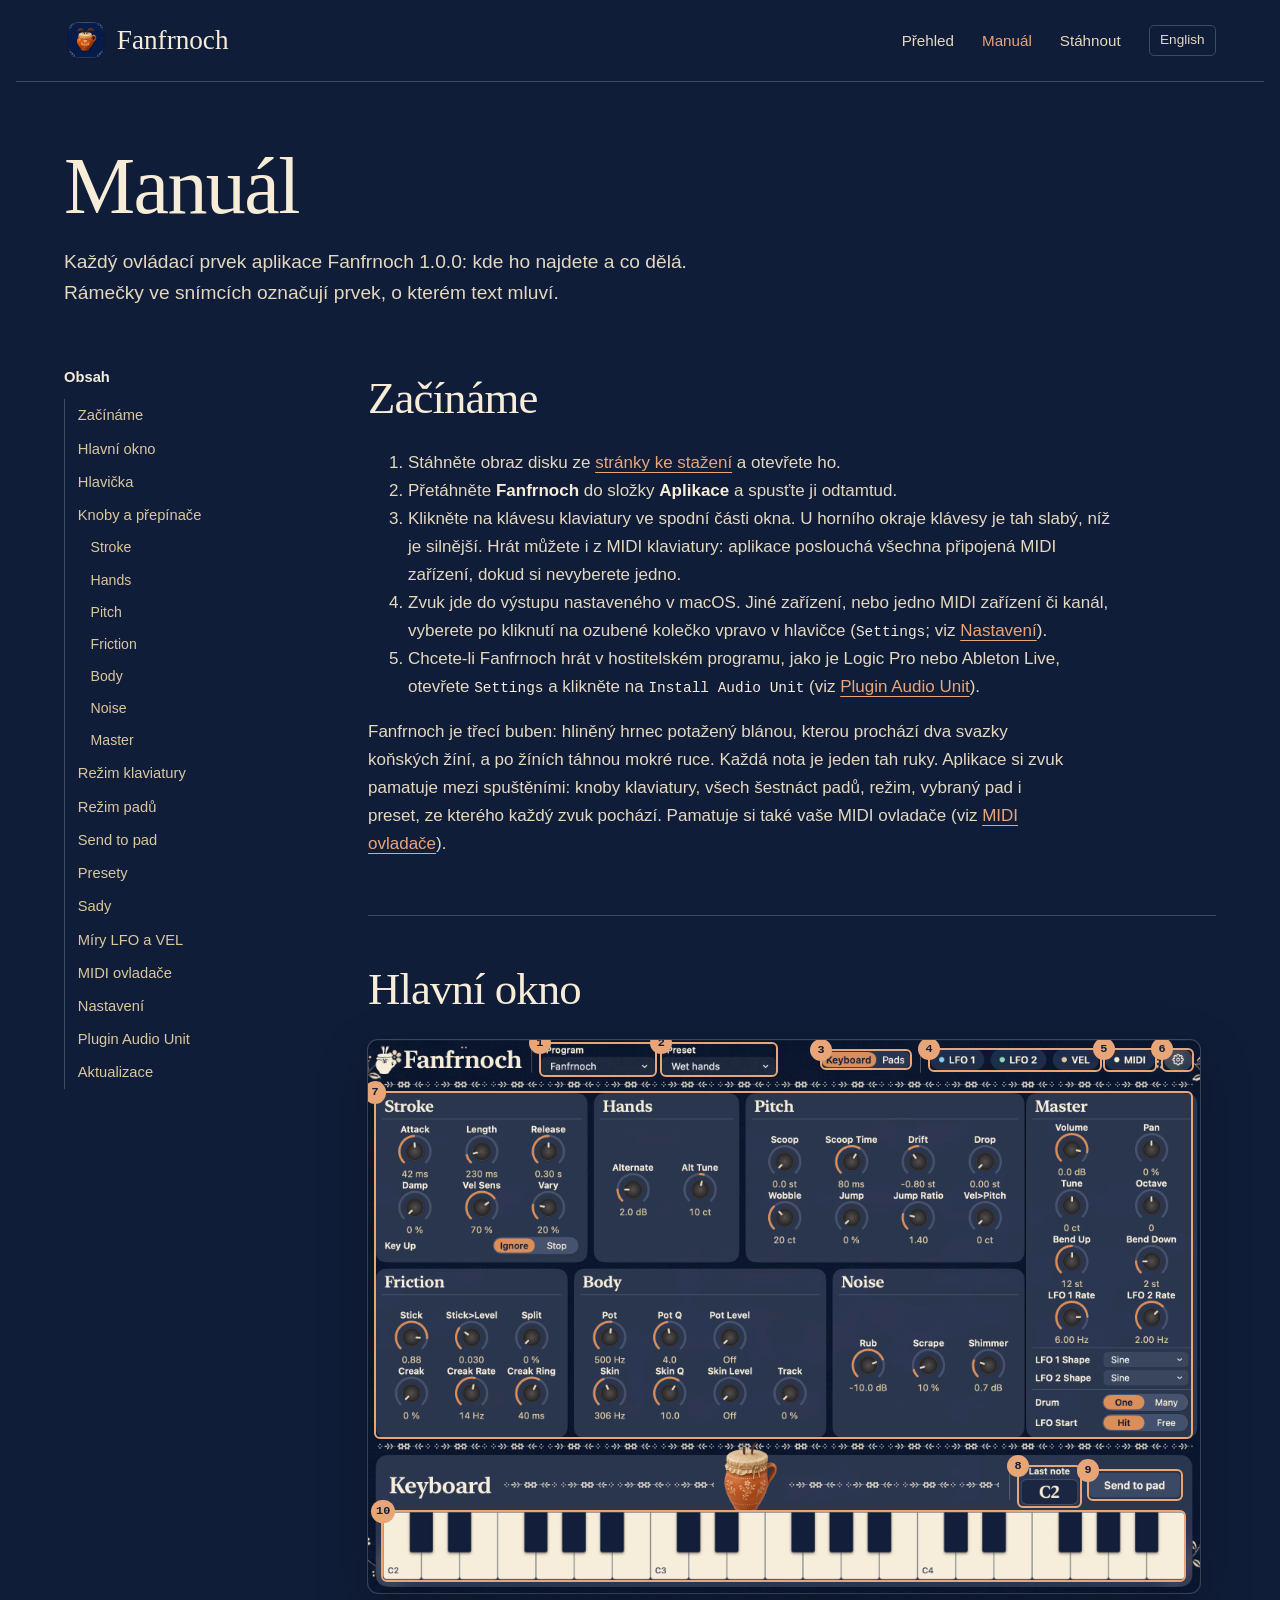
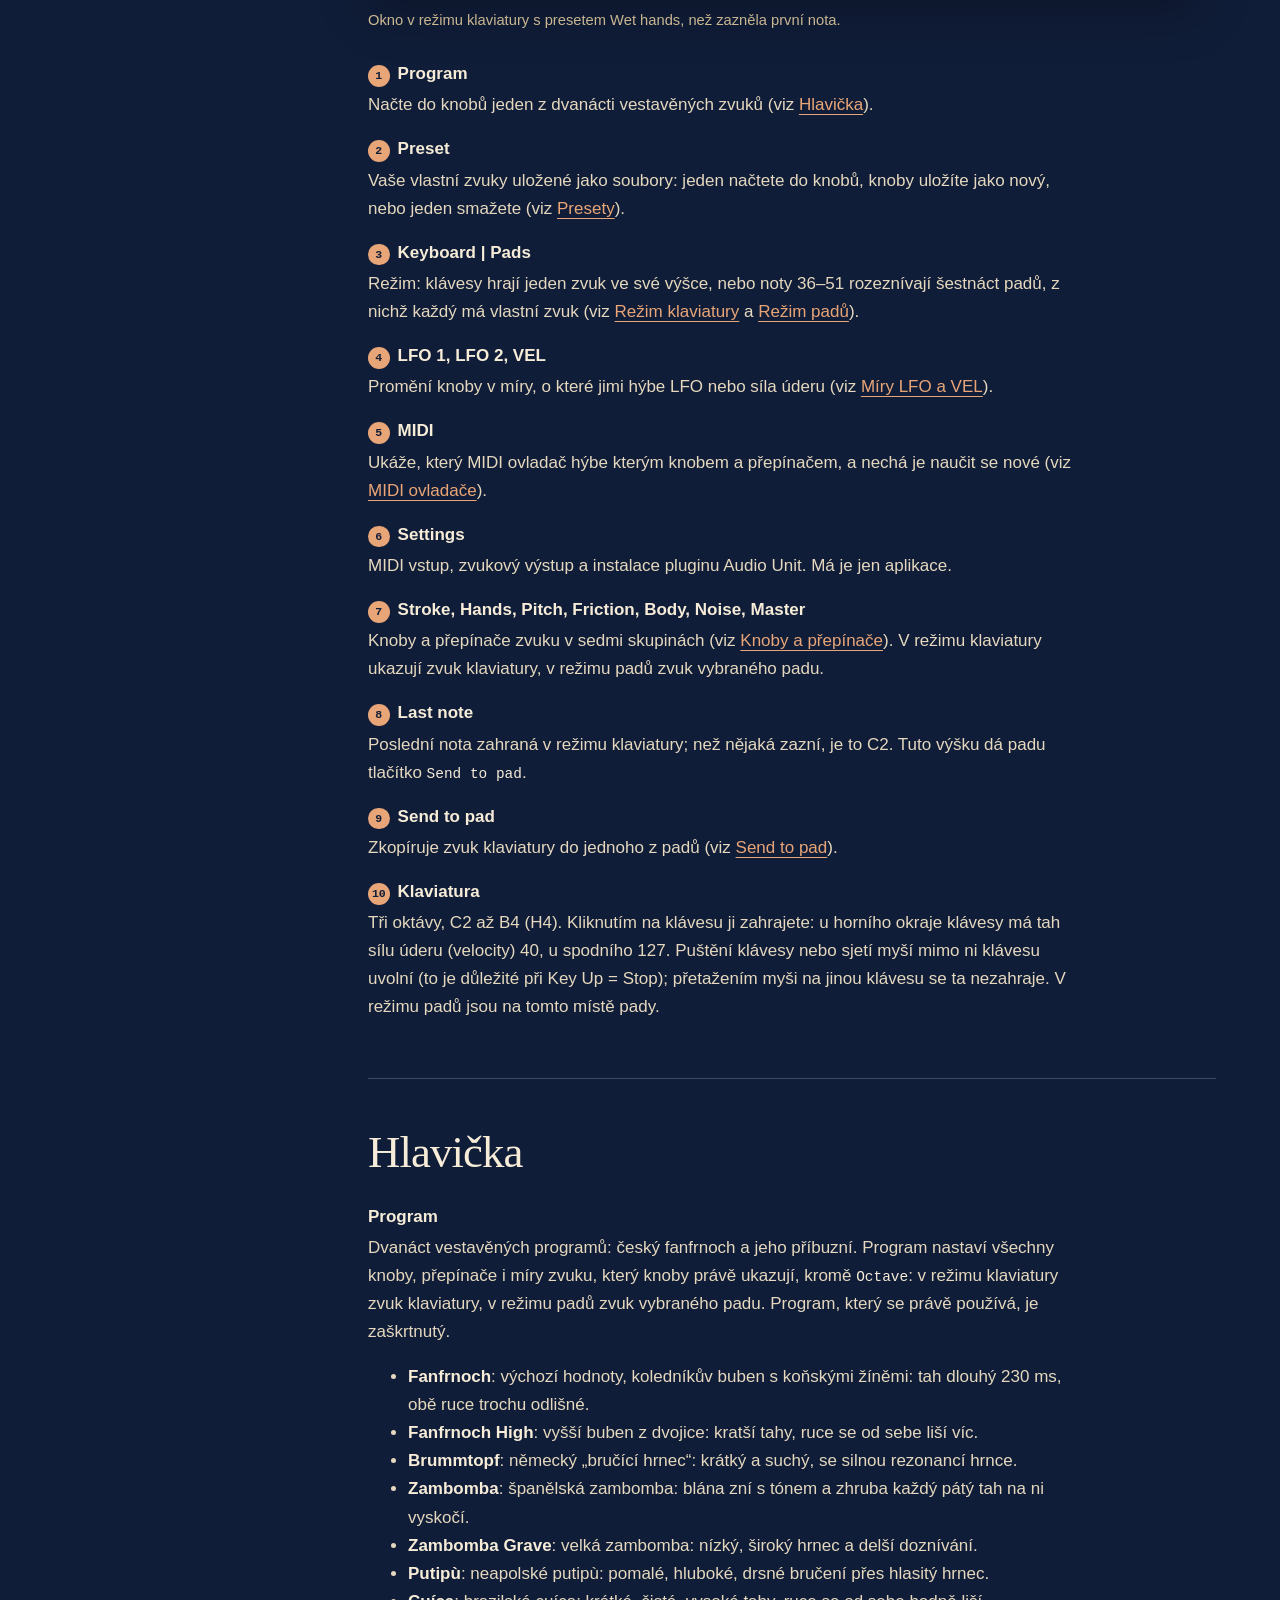
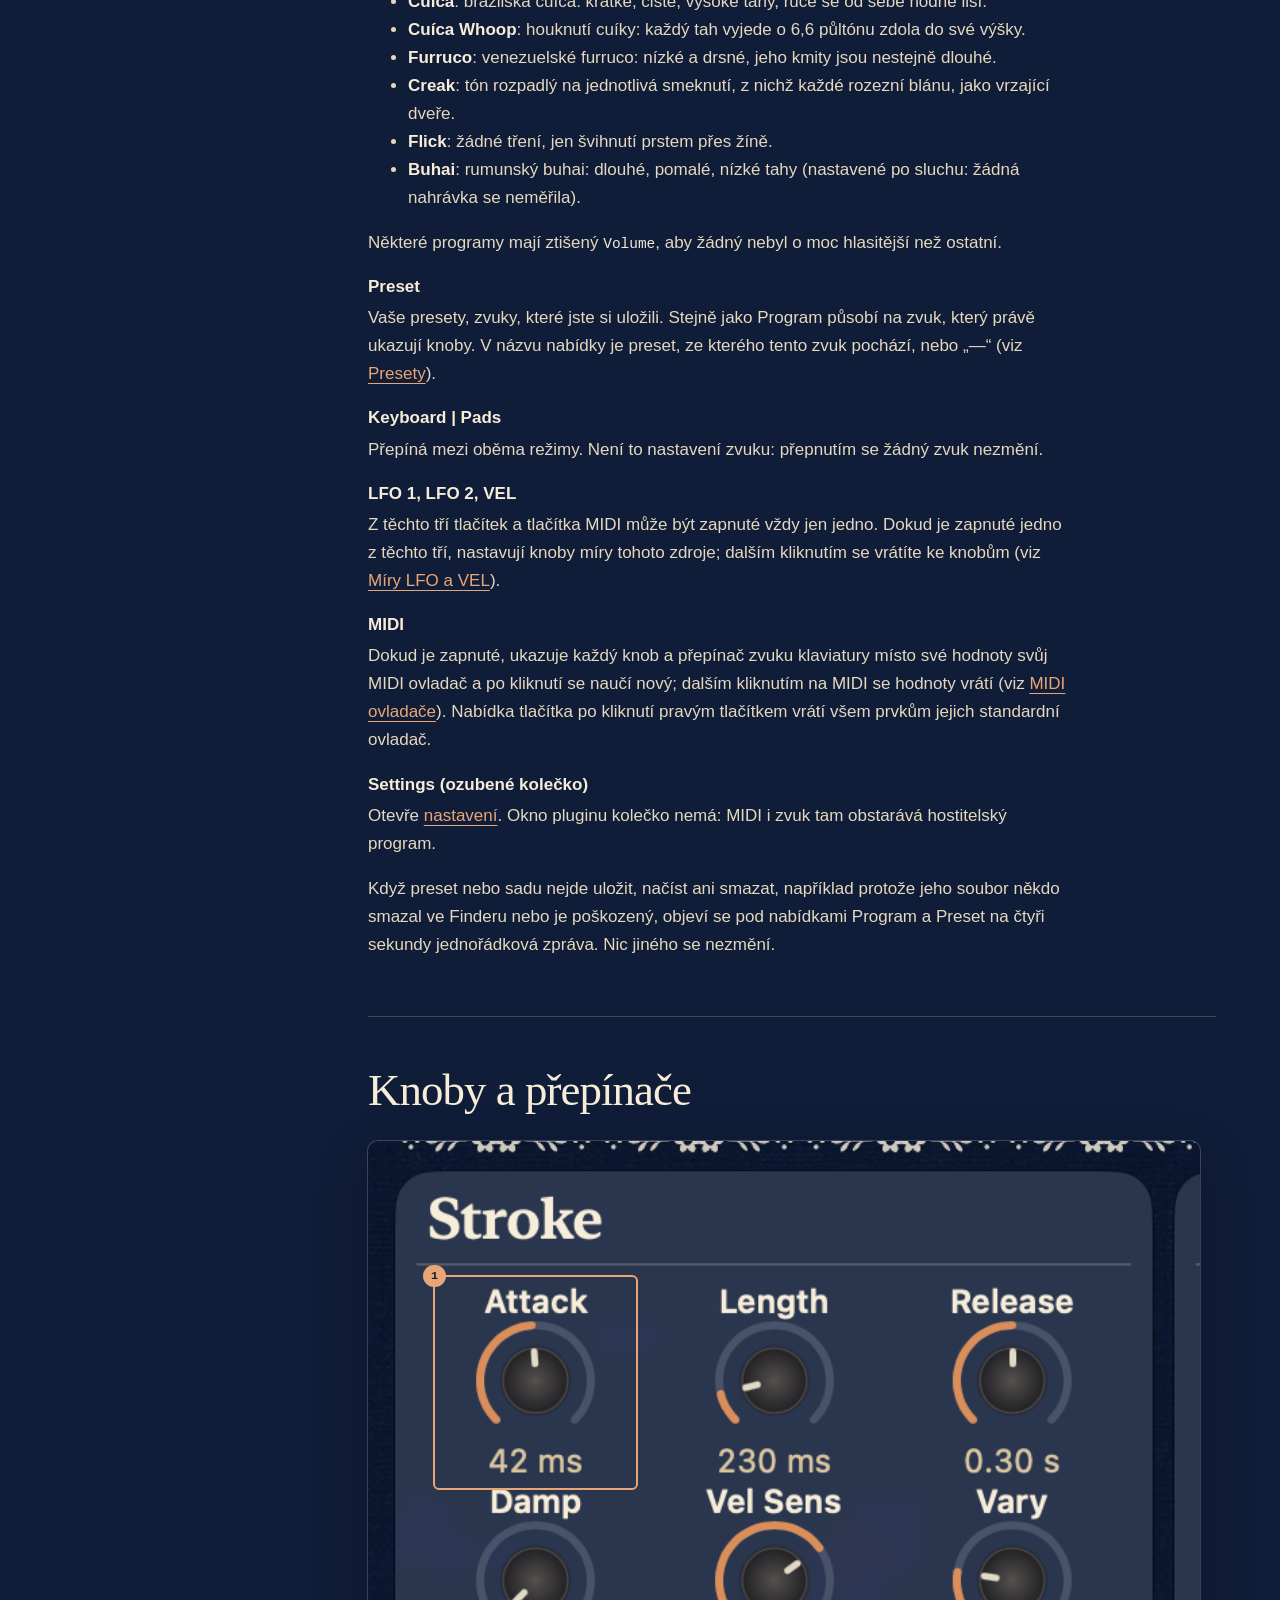
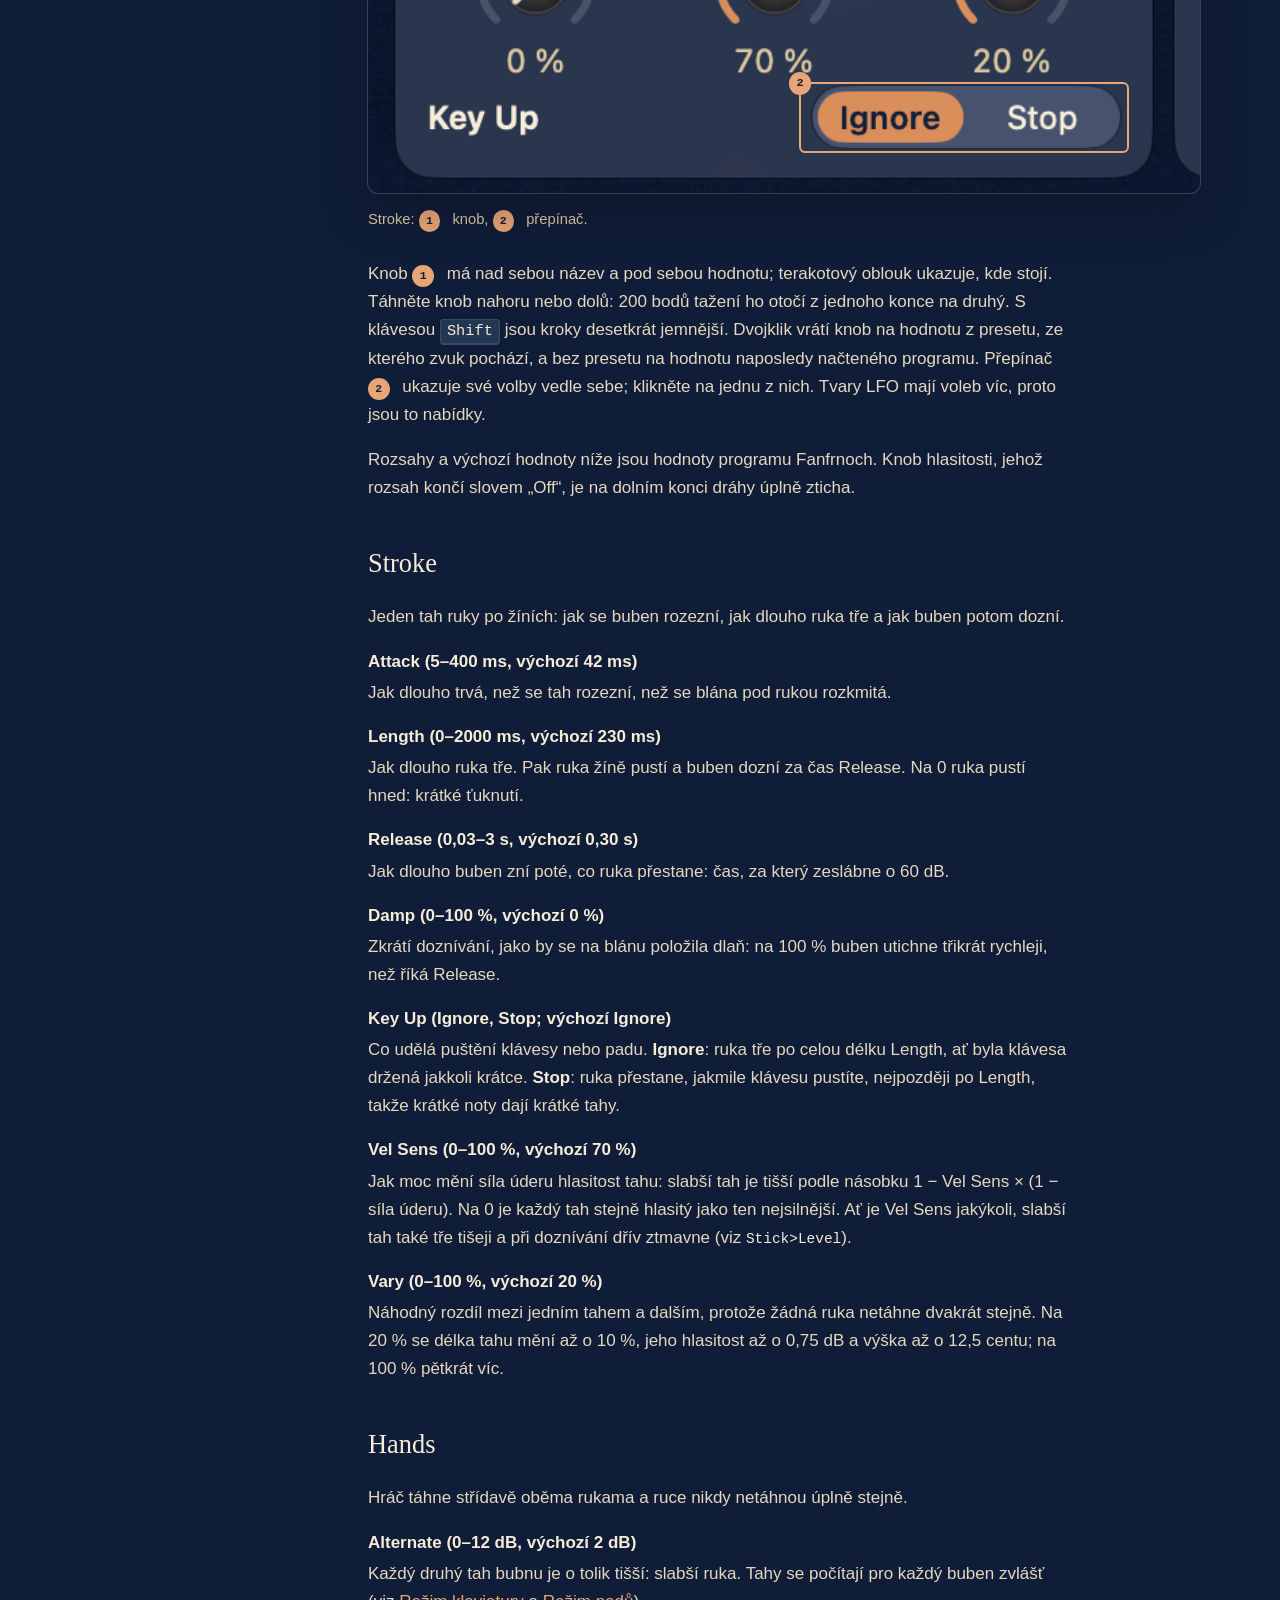
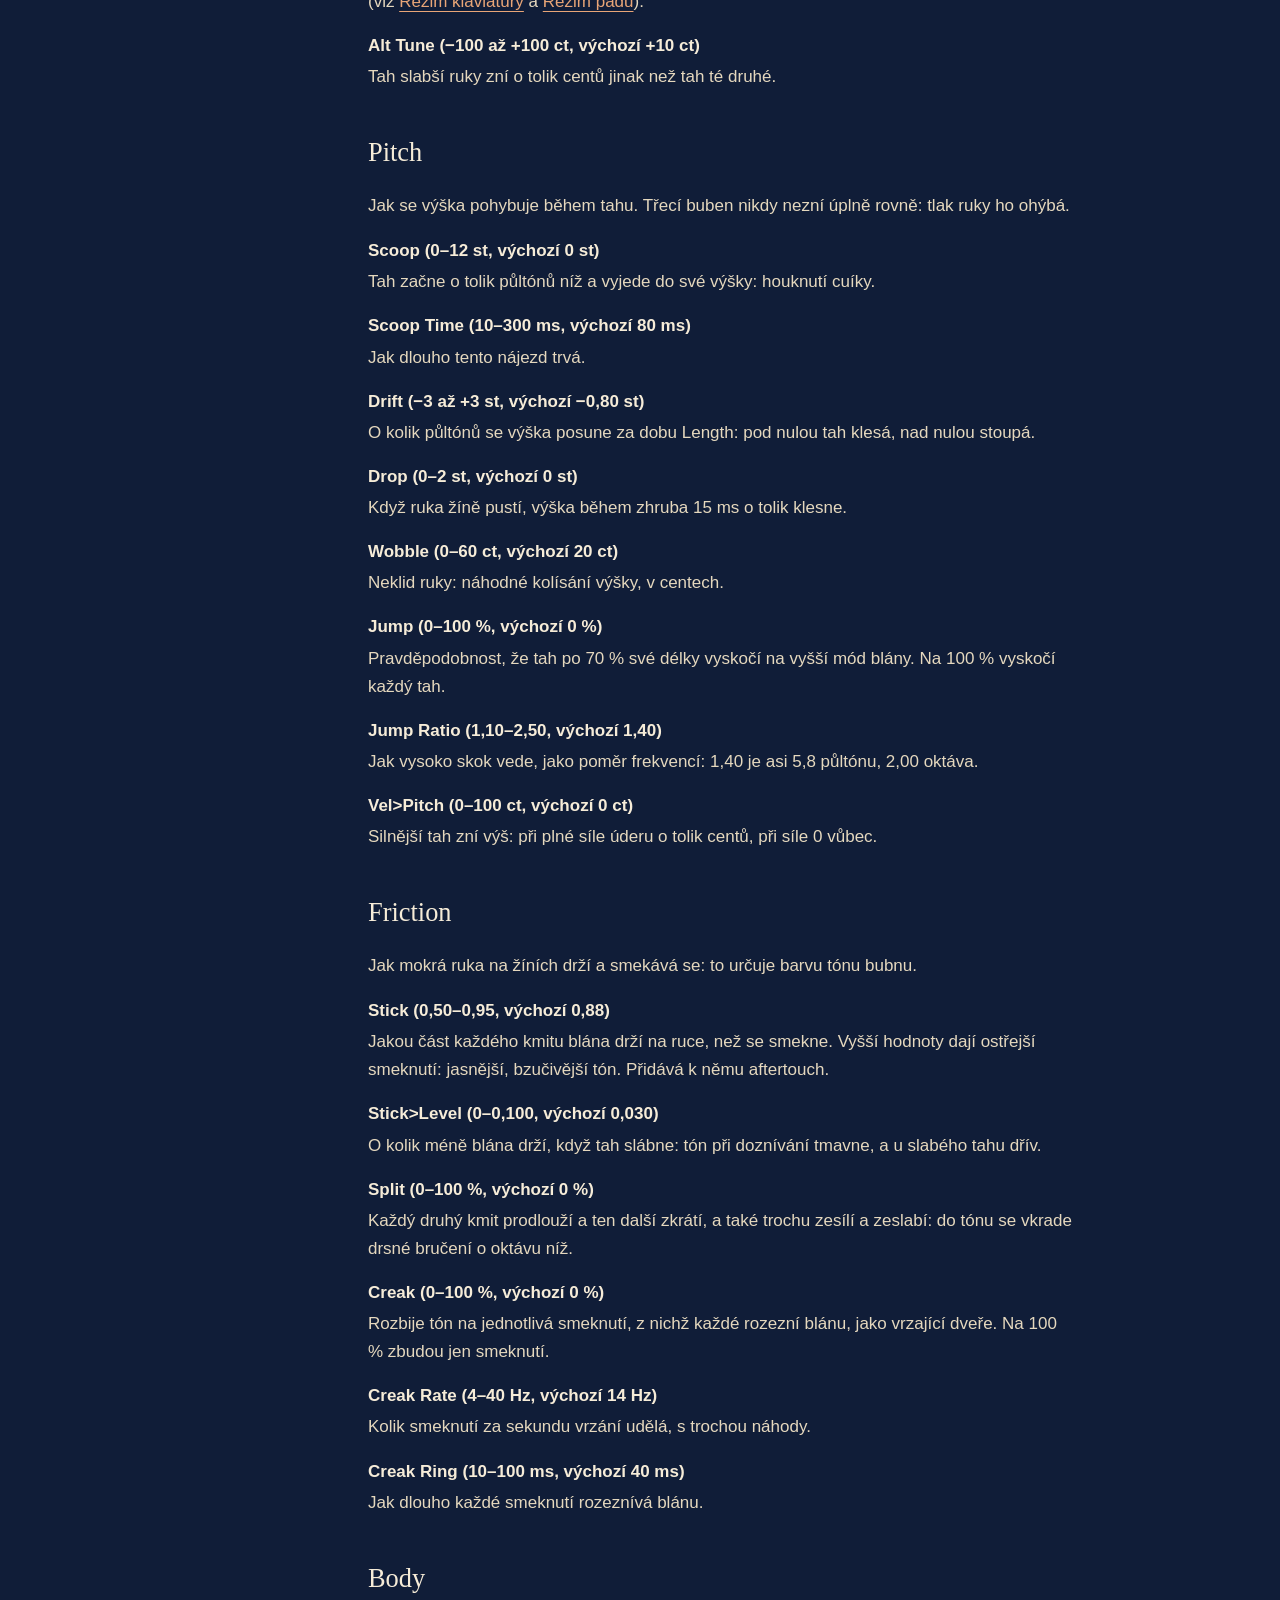
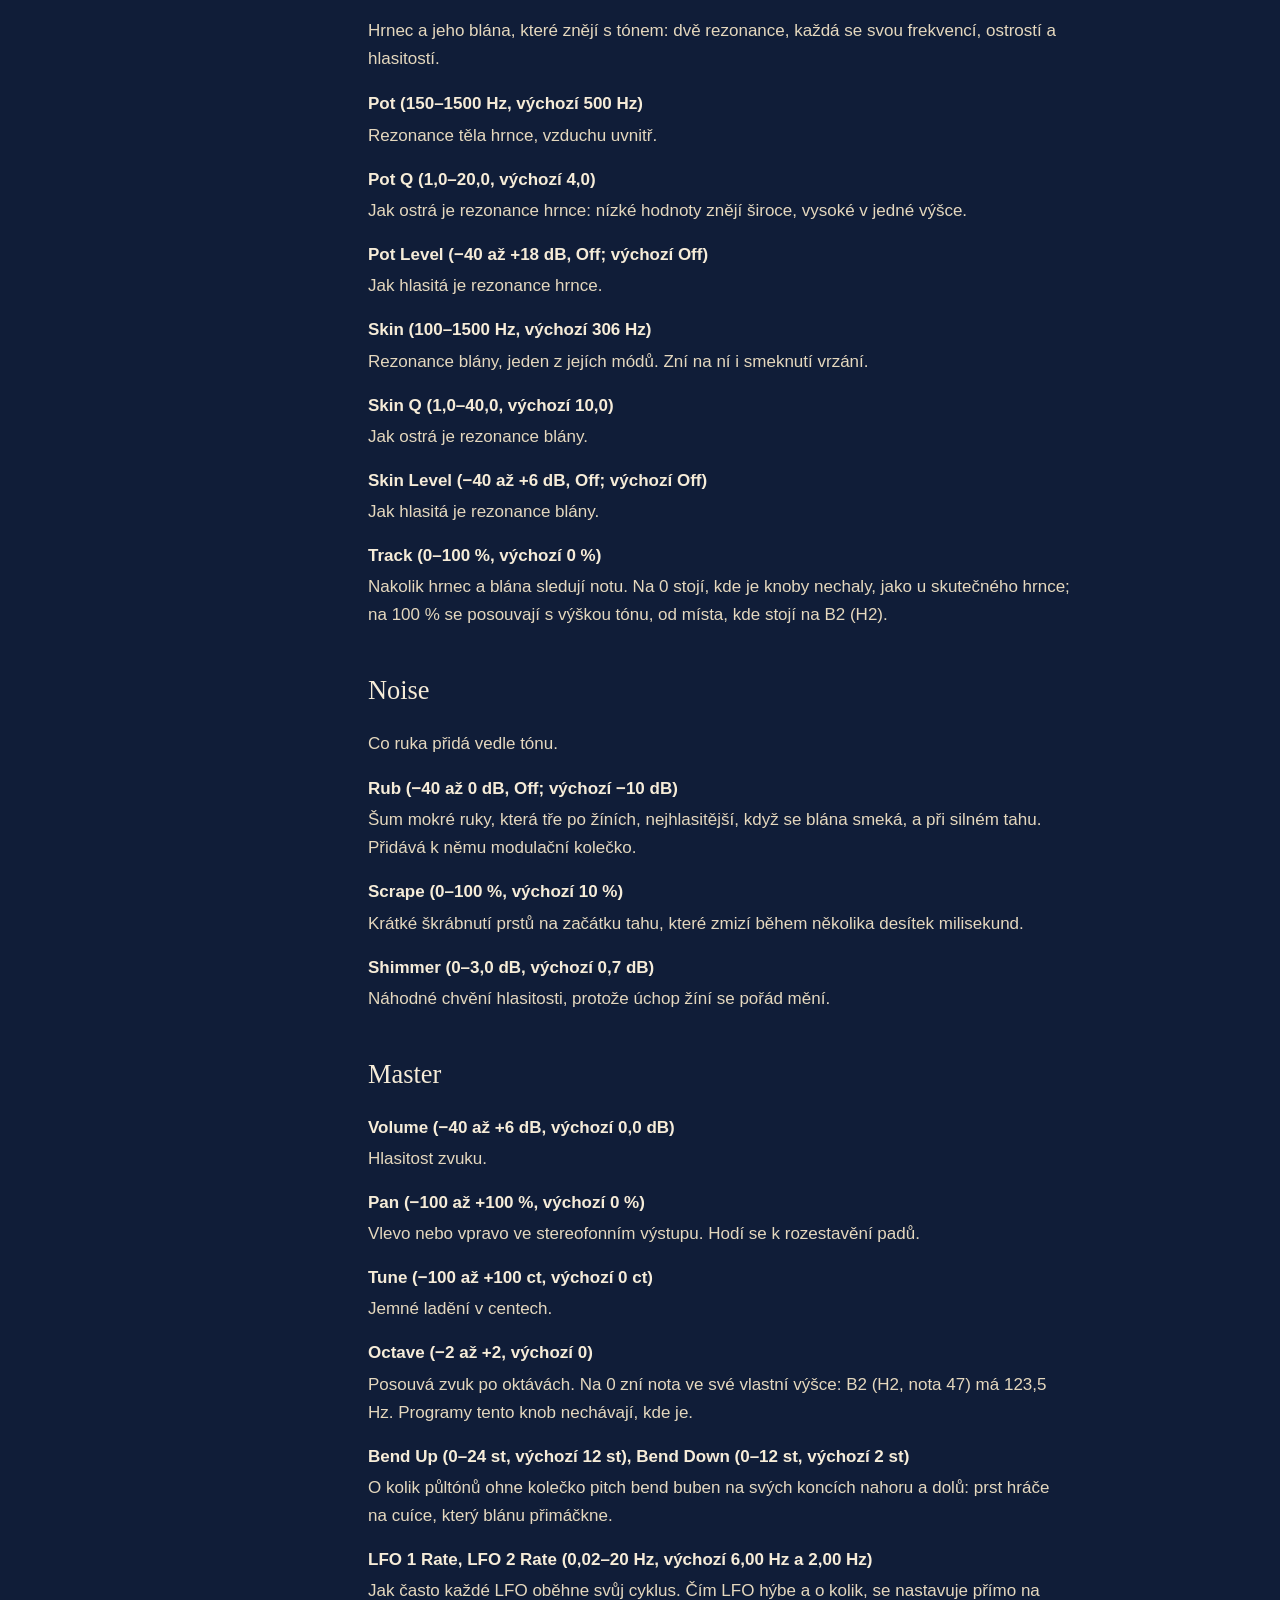
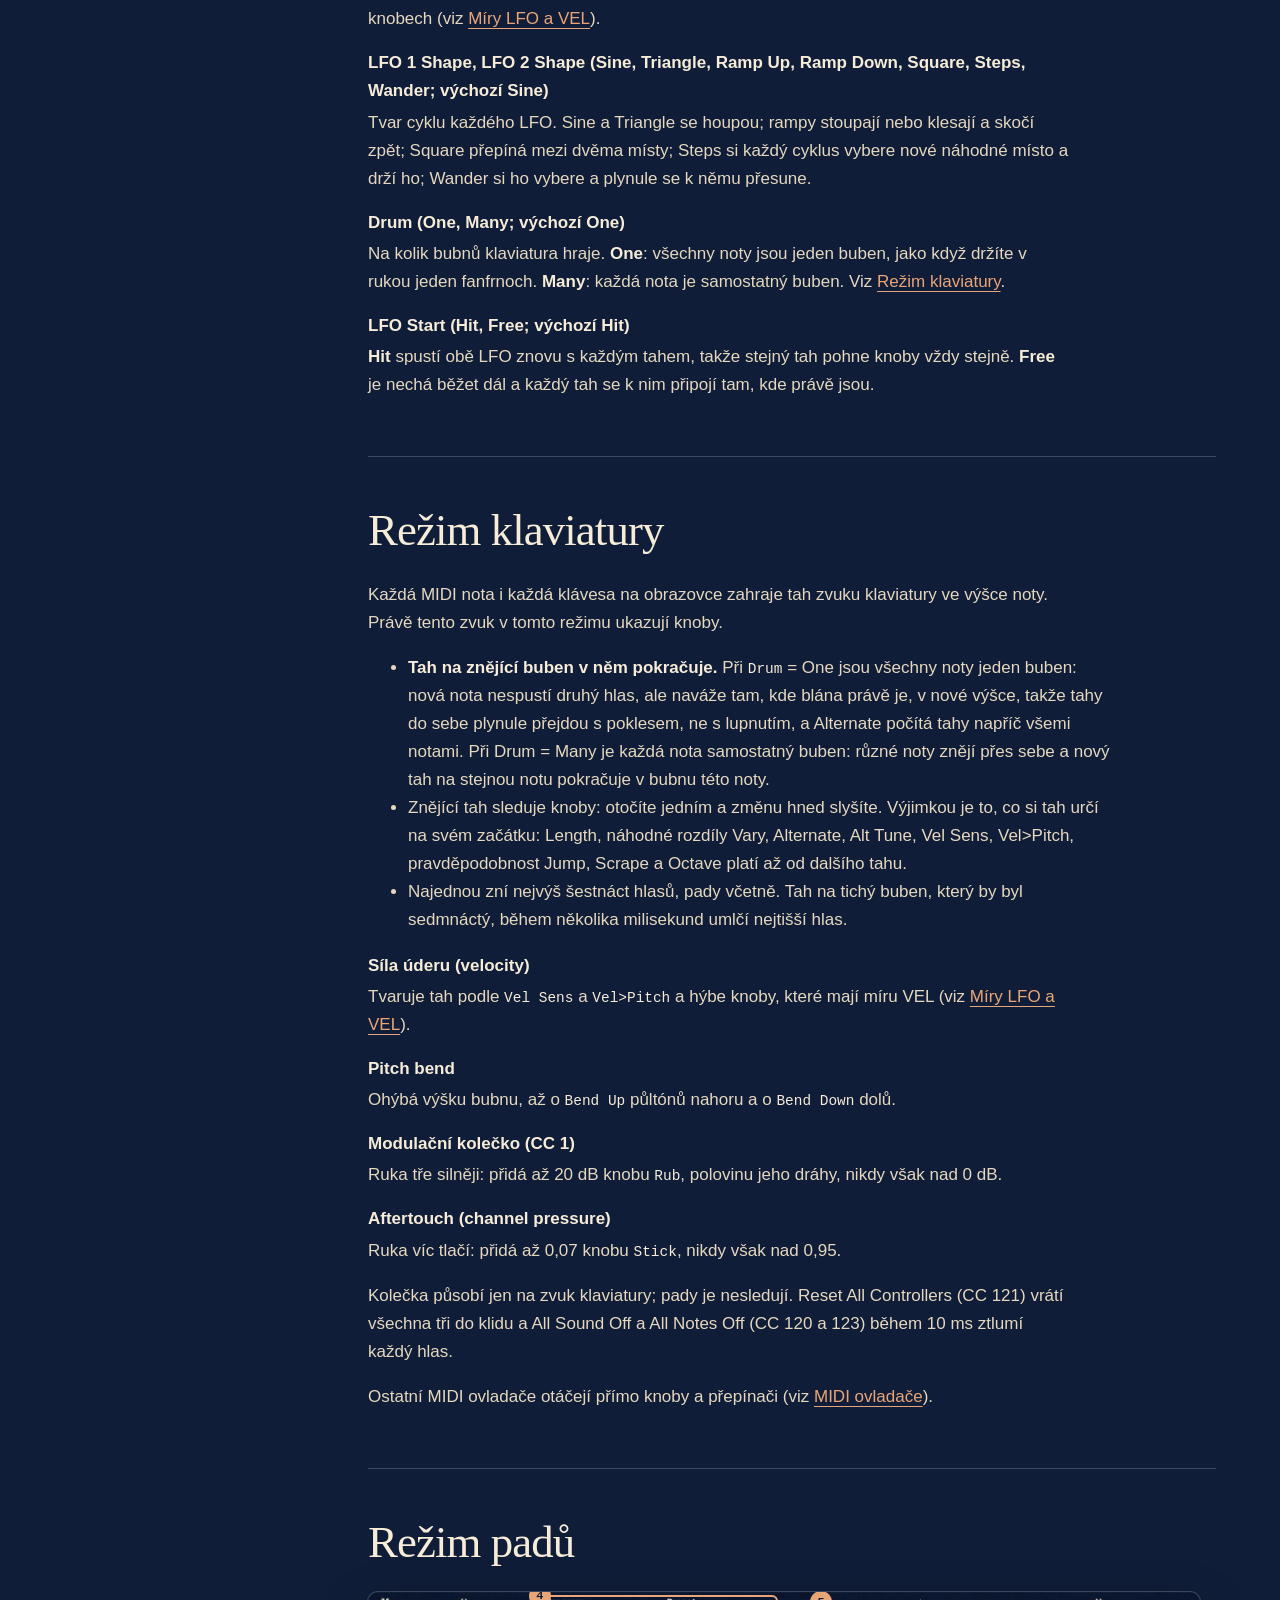
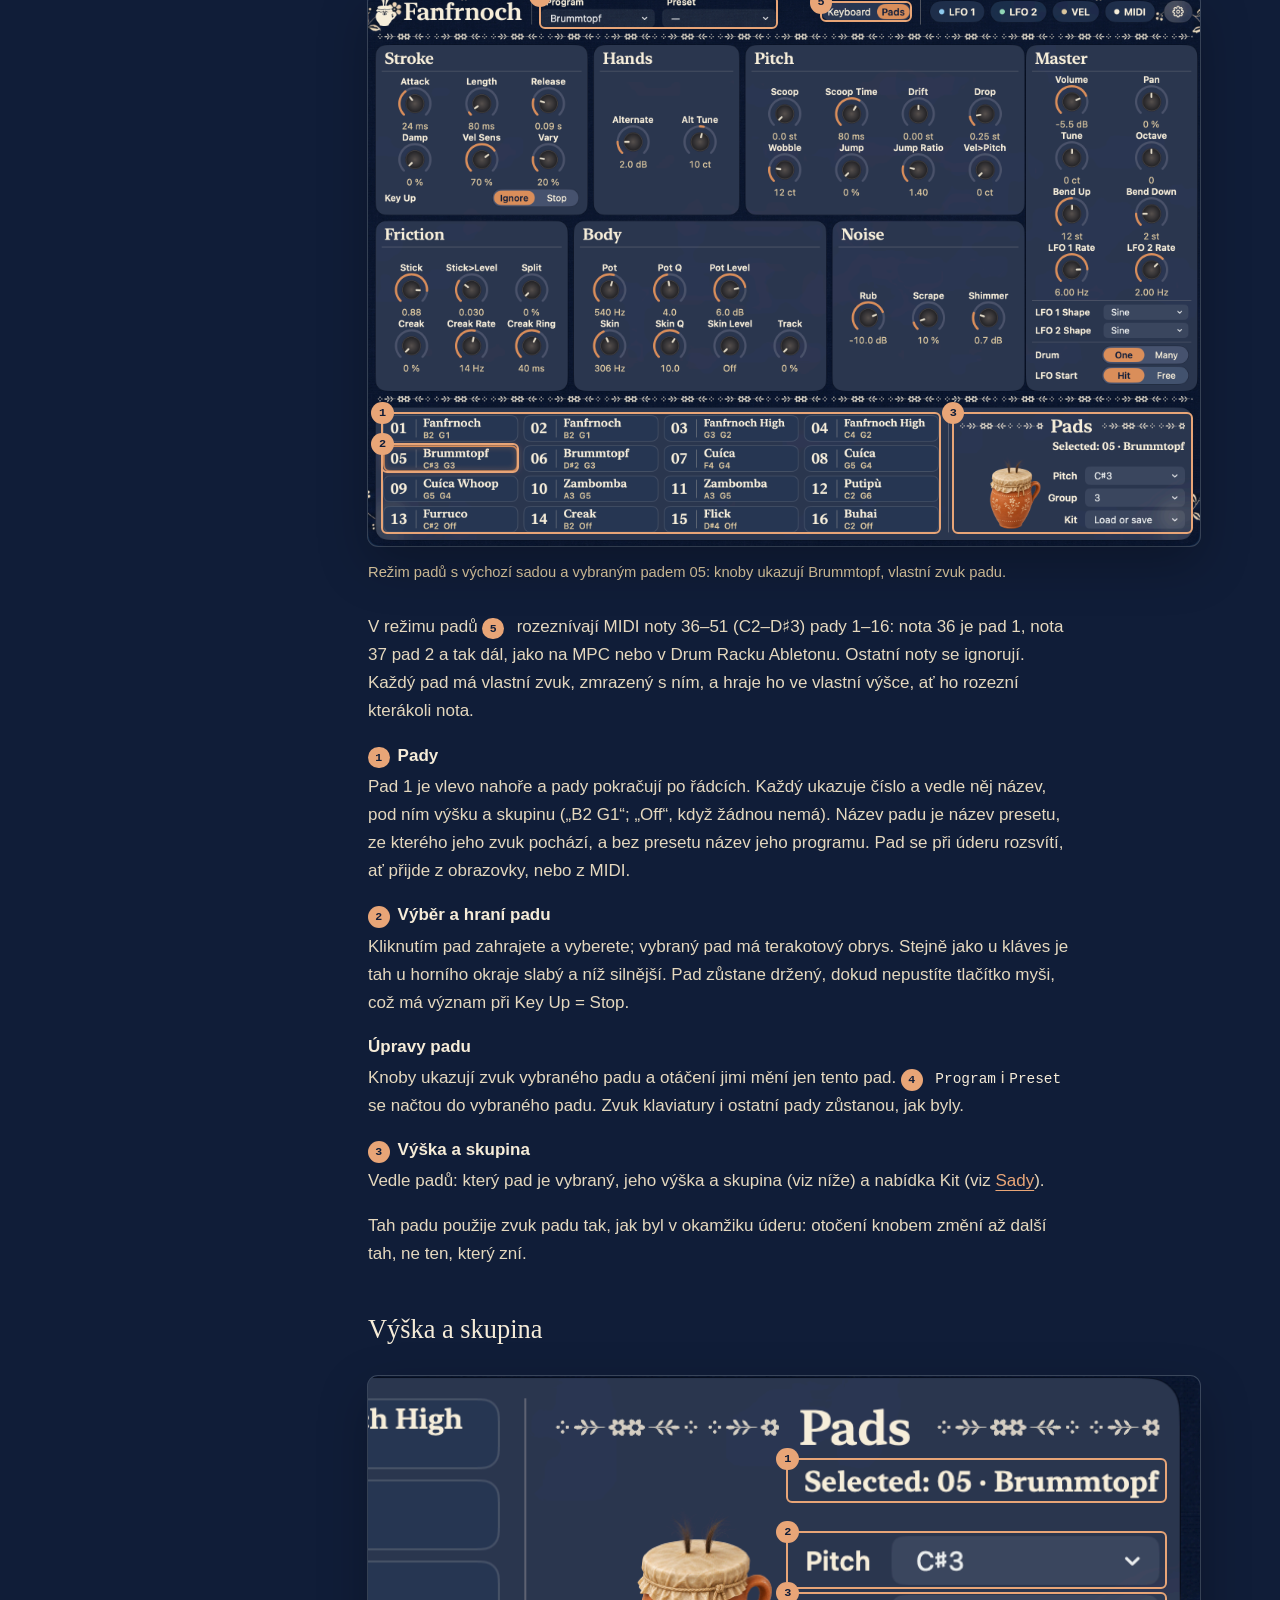
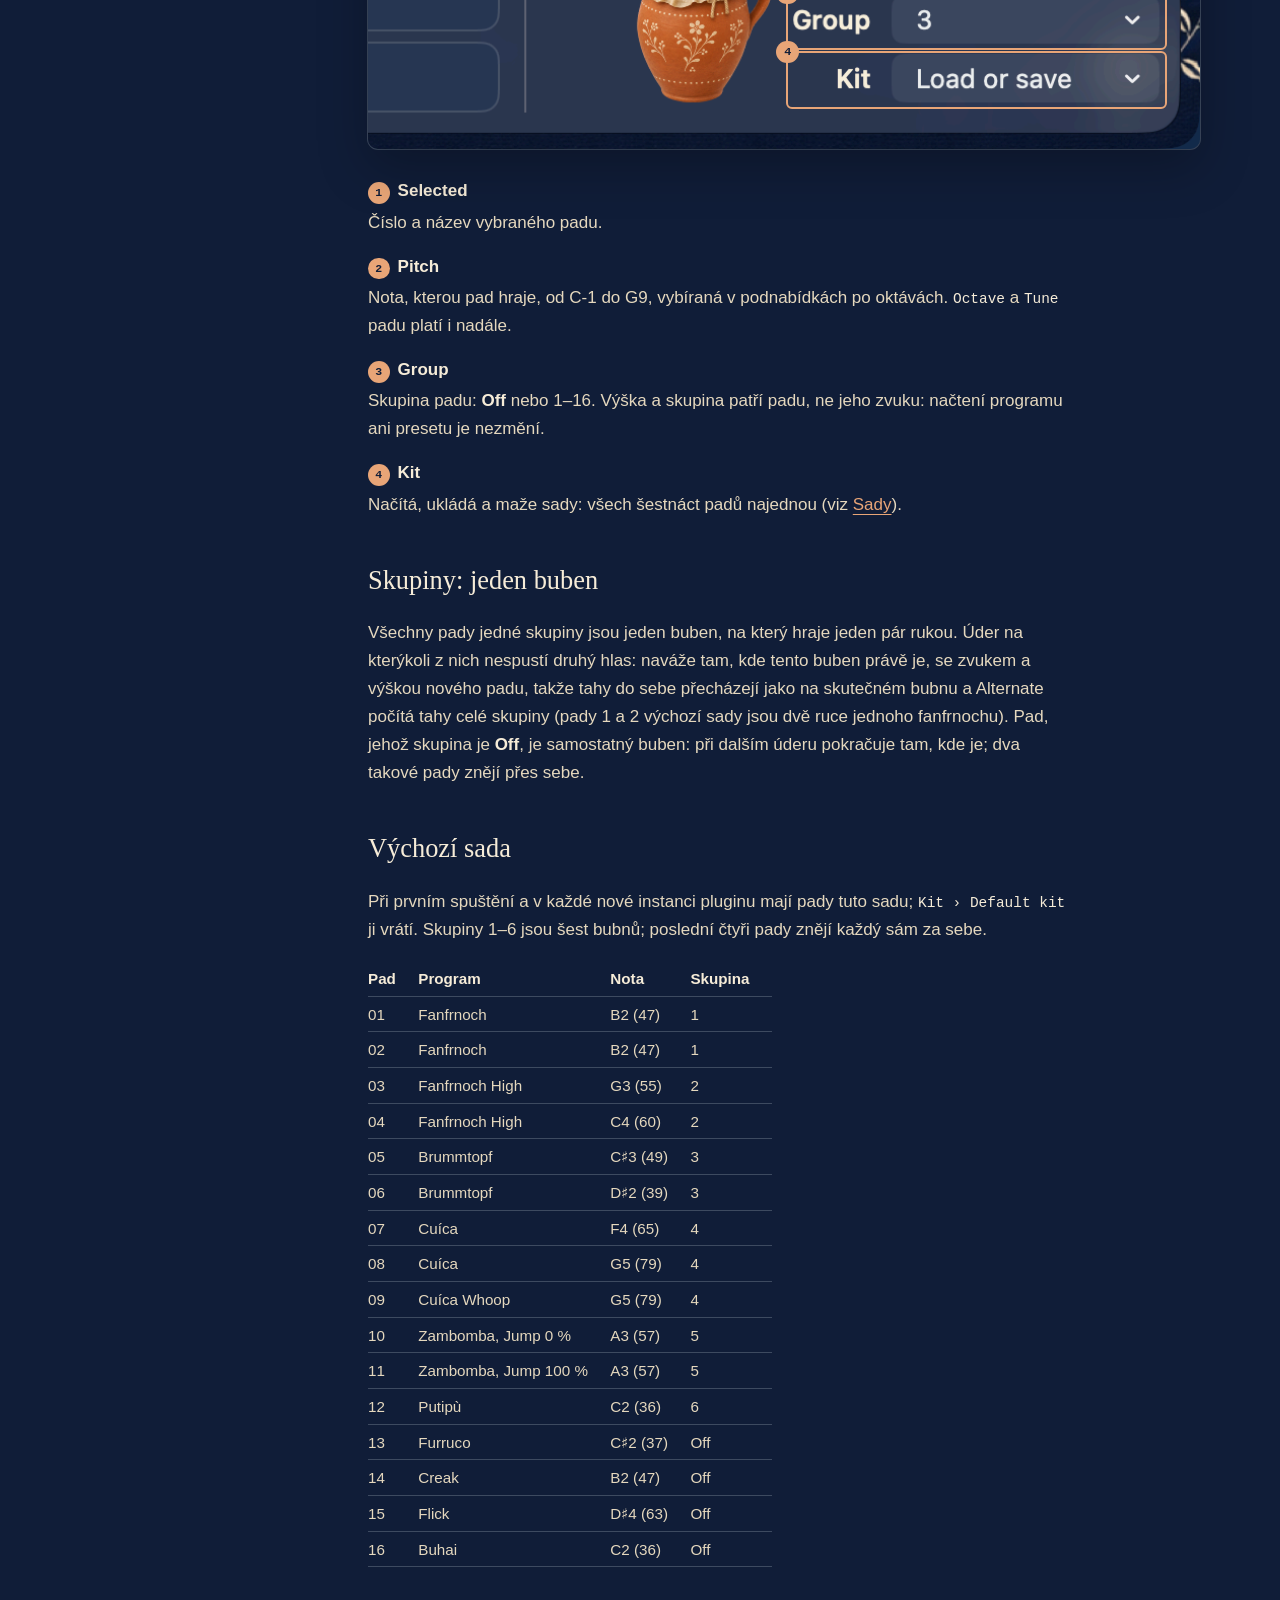
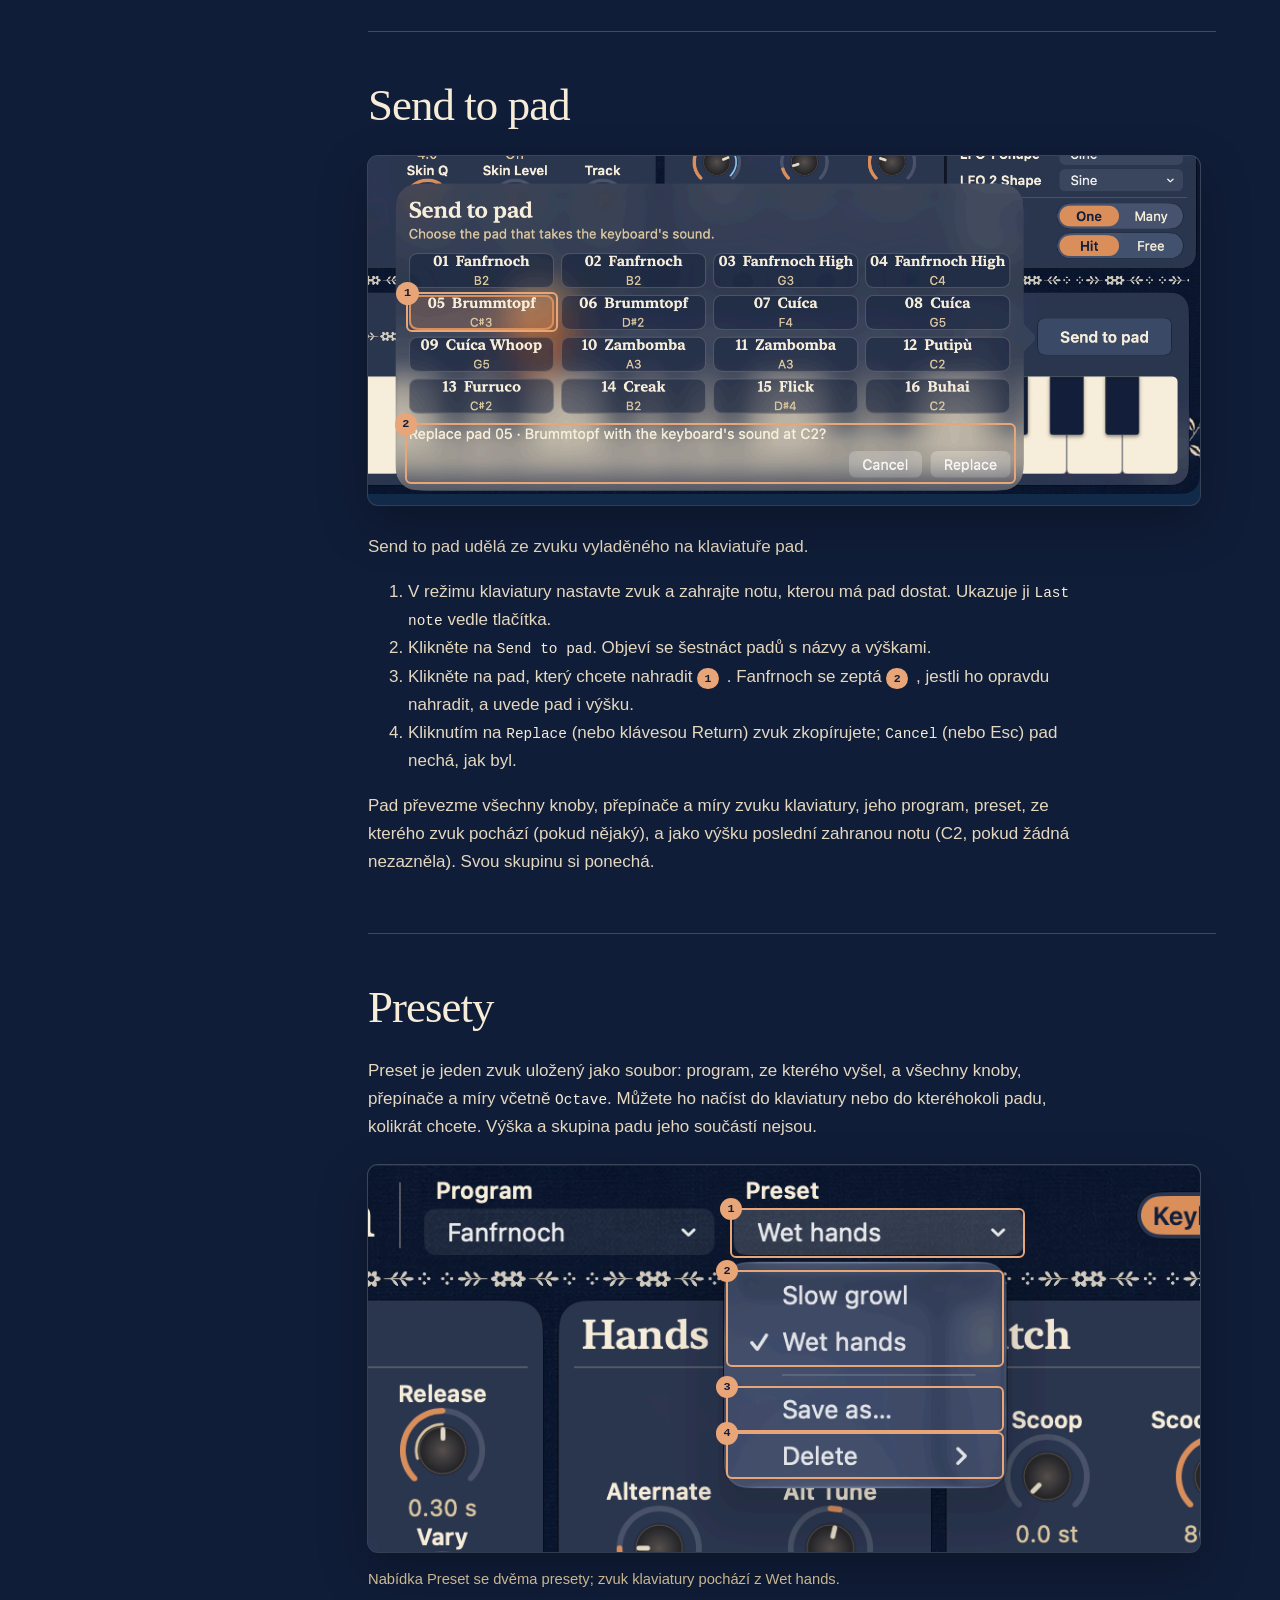
<file: docs/cs/manual.html>
<!doctype html>
<html lang="cs">
<head>
<meta charset="utf-8">
<meta name="viewport" content="width=device-width, initial-scale=1">
<title>Fanfrnoch – manuál</title>
<meta name="description" content="Manuál aplikace Fanfrnoch: všechny ovládací prvky s označenými snímky obrazovky.">
<link rel="alternate" hreflang="en" href="https://jiripisa.github.io/fanfrnoch/manual.html">
<link rel="alternate" hreflang="cs" href="https://jiripisa.github.io/fanfrnoch/cs/manual.html">
<link rel="alternate" hreflang="x-default" href="https://jiripisa.github.io/fanfrnoch/manual.html">
<link rel="icon" href="../assets/icon.png">
<link rel="stylesheet" href="../assets/site.css">
<link rel="stylesheet" href="../assets/manual.css">
</head>
<body>

<header class="wrap masthead">
  <a class="brand" href="index.html"><img src="../assets/icon.png" alt="" width="32" height="32">Fanfrnoch</a>
  <nav aria-label="Web">
    <a href="index.html">Přehled</a>
    <a href="manual.html" aria-current="page">Manuál</a>
    <a href="index.html#get">Stáhnout</a>
    <a class="lang" href="../manual.html" hreflang="en" lang="en">English</a>
  </nav>
</header>

<main>
  <div class="wrap title">
    <h1>Manuál</h1>
    <p>Každý ovládací prvek aplikace Fanfrnoch 1.0.0: kde ho najdete a co dělá.
    Rámečky ve snímcích označují prvek, o kterém text mluví.</p>
  </div>

  <div class="wrap layout">
    <nav class="toc" aria-label="Obsah">
      <p>Obsah</p>
      <ol>
        <li><a href="#start">Začínáme</a></li>
        <li><a href="#window">Hlavní okno</a></li>
        <li><a href="#header">Hlavička</a></li>
        <li><a href="#knobs">Knoby a přepínače</a>
          <ol>
            <li><a href="#stroke">Stroke</a></li>
            <li><a href="#hands">Hands</a></li>
            <li><a href="#pitch">Pitch</a></li>
            <li><a href="#friction">Friction</a></li>
            <li><a href="#body">Body</a></li>
            <li><a href="#noise">Noise</a></li>
            <li><a href="#master">Master</a></li>
          </ol>
        </li>
        <li><a href="#keyboard">Režim klaviatury</a></li>
        <li><a href="#pads">Režim padů</a></li>
        <li><a href="#send">Send to pad</a></li>
        <li><a href="#presets">Presety</a></li>
        <li><a href="#kits">Sady</a></li>
        <li><a href="#amounts">Míry LFO a VEL</a></li>
        <li><a href="#midi">MIDI ovladače</a></li>
        <li><a href="#settings">Nastavení</a></li>
        <li><a href="#plugin">Plugin Audio Unit</a></li>
        <li><a href="#updates">Aktualizace</a></li>
      </ol>
    </nav>

    <article>
      <section id="start">
        <h2>Začínáme</h2>
        <ol>
          <li>Stáhněte obraz disku ze <a href="index.html#get">stránky ke stažení</a>
          a otevřete ho.</li>
          <li>Přetáhněte <b>Fanfrnoch</b> do složky <b>Aplikace</b> a spusťte ji odtamtud.</li>
          <li>Klikněte na klávesu klaviatury ve spodní části okna. U horního okraje klávesy je tah slabý, níž je silnější. Hrát můžete i z MIDI klaviatury: aplikace poslouchá všechna připojená MIDI zařízení, dokud si nevyberete jedno.</li>
          <li>Zvuk jde do výstupu nastaveného v macOS. Jiné zařízení, nebo jedno MIDI zařízení či kanál, vyberete po kliknutí na ozubené kolečko vpravo v hlavičce (<span class="ui">Settings</span>; viz <a href="#settings">Nastavení</a>).</li>
          <li>Chcete-li Fanfrnoch hrát v hostitelském programu, jako je Logic Pro nebo Ableton Live, otevřete <span class="ui">Settings</span> a klikněte na <span class="ui">Install Audio Unit</span> (viz <a href="#plugin">Plugin Audio Unit</a>).</li>
        </ol>
        <p>Fanfrnoch je třecí buben: hliněný hrnec potažený blánou, kterou prochází dva svazky koňských žíní, a po žíních táhnou mokré ruce. Každá nota je jeden tah ruky. Aplikace si zvuk pamatuje mezi spuštěními: knoby klaviatury, všech šestnáct padů, režim, vybraný pad i preset, ze kterého každý zvuk pochází. Pamatuje si také vaše MIDI ovladače (viz <a href="#midi">MIDI ovladače</a>).</p>
      </section>

      <section id="window">
        <h2>Hlavní okno</h2>
        <figure class="fig">
          <div class="view" style="--iw:2200;--ih:1464">
            <img src="../assets/manual/keyboard.png" alt="Okno aplikace Fanfrnoch v režimu klaviatury s vyznačenými oblastmi">
            <div class="mark" style="--x:20.5;--y:0.4;--w:14.2;--h:6.3"><b>1</b></div>
            <div class="mark" style="--x:35.1;--y:0.4;--w:14.2;--h:6.3"><b>2</b></div>
            <div class="mark" style="--x:54.3;--y:1.6;--w:11.1;--h:3.8"><b>3</b></div>
            <div class="mark" style="--x:67.3;--y:1.4;--w:20.9;--h:4.4"><b>4</b></div>
            <div class="mark" style="--x:88.3;--y:1.4;--w:6.5;--h:4.4"><b>5</b></div>
            <div class="mark" style="--x:95.3;--y:1.4;--w:4.0;--h:4.4"><b>6</b></div>
            <div class="mark" style="--x:0.7;--y:9.3;--w:98.5;--h:62.8"><b>7</b></div>
            <div class="mark" style="--x:78.0;--y:76.8;--w:7.8;--h:7.7"><b>8</b></div>
            <div class="mark" style="--x:86.4;--y:77.6;--w:11.6;--h:5.7"><b>9</b></div>
            <div class="mark" style="--x:1.6;--y:85.0;--w:96.7;--h:13.0"><b>10</b></div>
          </div>
          <figcaption>Okno v režimu klaviatury s presetem Wet hands, než zazněla první nota.</figcaption>
        </figure>
        <dl class="controls">
          <dt><span class="n">1</span>Program</dt>
          <dd>Načte do knobů jeden z dvanácti vestavěných zvuků (viz <a href="#header">Hlavička</a>).</dd>
          <dt><span class="n">2</span>Preset</dt>
          <dd>Vaše vlastní zvuky uložené jako soubory: jeden načtete do knobů, knoby uložíte jako nový, nebo jeden smažete (viz <a href="#presets">Presety</a>).</dd>
          <dt><span class="n">3</span>Keyboard | Pads</dt>
          <dd>Režim: klávesy hrají jeden zvuk ve své výšce, nebo noty 36–51 rozeznívají šestnáct padů, z nichž každý má vlastní zvuk (viz <a href="#keyboard">Režim klaviatury</a> a <a href="#pads">Režim padů</a>).</dd>
          <dt><span class="n">4</span>LFO 1, LFO 2, VEL</dt>
          <dd>Promění knoby v míry, o které jimi hýbe LFO nebo síla úderu (viz <a href="#amounts">Míry LFO a VEL</a>).</dd>
          <dt><span class="n">5</span>MIDI</dt>
          <dd>Ukáže, který MIDI ovladač hýbe kterým knobem a přepínačem, a nechá je naučit se nové (viz <a href="#midi">MIDI ovladače</a>).</dd>
          <dt><span class="n">6</span>Settings</dt>
          <dd>MIDI vstup, zvukový výstup a instalace pluginu Audio Unit. Má je jen aplikace.</dd>
          <dt><span class="n">7</span>Stroke, Hands, Pitch, Friction, Body, Noise, Master</dt>
          <dd>Knoby a přepínače zvuku v sedmi skupinách (viz <a href="#knobs">Knoby a přepínače</a>). V režimu klaviatury ukazují zvuk klaviatury, v režimu padů zvuk vybraného padu.</dd>
          <dt><span class="n">8</span>Last note</dt>
          <dd>Poslední nota zahraná v režimu klaviatury; než nějaká zazní, je to C2. Tuto výšku dá padu tlačítko <span class="ui">Send to pad</span>.</dd>
          <dt><span class="n">9</span>Send to pad</dt>
          <dd>Zkopíruje zvuk klaviatury do jednoho z padů (viz <a href="#send">Send to pad</a>).</dd>
          <dt><span class="n">10</span>Klaviatura</dt>
          <dd>Tři oktávy, C2 až B4 (H4). Kliknutím na klávesu ji zahrajete: u horního okraje klávesy má tah sílu úderu (velocity) 40, u spodního 127. Puštění klávesy nebo sjetí myší mimo ni klávesu uvolní (to je důležité při Key Up = Stop); přetažením myši na jinou klávesu se ta nezahraje. V režimu padů jsou na tomto místě pady.</dd>
        </dl>
      </section>

      <section id="header">
        <h2>Hlavička</h2>
        <dl class="controls">
          <dt>Program</dt>
          <dd>Dvanáct vestavěných programů: český fanfrnoch a jeho příbuzní. Program nastaví všechny knoby, přepínače i míry zvuku, který knoby právě ukazují, kromě <span class="ui">Octave</span>: v režimu klaviatury zvuk klaviatury, v režimu padů zvuk vybraného padu. Program, který se právě používá, je zaškrtnutý.
            <ul>
              <li><b>Fanfrnoch</b>: výchozí hodnoty, koledníkův buben s koňskými žíněmi: tah dlouhý 230 ms, obě ruce trochu odlišné.</li>
              <li><b>Fanfrnoch High</b>: vyšší buben z dvojice: kratší tahy, ruce se od sebe liší víc.</li>
              <li><b>Brummtopf</b>: německý „bručící hrnec“: krátký a suchý, se silnou rezonancí hrnce.</li>
              <li><b>Zambomba</b>: španělská zambomba: blána zní s tónem a zhruba každý pátý tah na ni vyskočí.</li>
              <li><b>Zambomba Grave</b>: velká zambomba: nízký, široký hrnec a delší doznívání.</li>
              <li><b>Putipù</b>: neapolské putipù: pomalé, hluboké, drsné bručení přes hlasitý hrnec.</li>
              <li><b>Cuíca</b>: brazilská cuíca: krátké, čisté, vysoké tahy, ruce se od sebe hodně liší.</li>
              <li><b>Cuíca Whoop</b>: houknutí cuíky: každý tah vyjede o 6,6 půltónu zdola do své výšky.</li>
              <li><b>Furruco</b>: venezuelské furruco: nízké a drsné, jeho kmity jsou nestejně dlouhé.</li>
              <li><b>Creak</b>: tón rozpadlý na jednotlivá smeknutí, z nichž každé rozezní blánu, jako vrzající dveře.</li>
              <li><b>Flick</b>: žádné tření, jen švihnutí prstem přes žíně.</li>
              <li><b>Buhai</b>: rumunský buhai: dlouhé, pomalé, nízké tahy (nastavené po sluchu: žádná nahrávka se neměřila).</li>
            </ul>
            Některé programy mají ztišený <span class="ui">Volume</span>, aby žádný nebyl o moc hlasitější než ostatní.
          </dd>
          <dt>Preset</dt>
          <dd>Vaše presety, zvuky, které jste si uložili. Stejně jako Program působí na zvuk, který právě ukazují knoby. V názvu nabídky je preset, ze kterého tento zvuk pochází, nebo „—“ (viz <a href="#presets">Presety</a>).</dd>
          <dt>Keyboard | Pads</dt>
          <dd>Přepíná mezi oběma režimy. Není to nastavení zvuku: přepnutím se žádný zvuk nezmění.</dd>
          <dt>LFO 1, LFO 2, VEL</dt>
          <dd>Z těchto tří tlačítek a tlačítka MIDI může být zapnuté vždy jen jedno. Dokud je zapnuté jedno z těchto tří, nastavují knoby míry tohoto zdroje; dalším kliknutím se vrátíte ke knobům (viz <a href="#amounts">Míry LFO a VEL</a>).</dd>
          <dt>MIDI</dt>
          <dd>Dokud je zapnuté, ukazuje každý knob a přepínač zvuku klaviatury místo své hodnoty svůj MIDI ovladač a po kliknutí se naučí nový; dalším kliknutím na MIDI se hodnoty vrátí (viz <a href="#midi">MIDI ovladače</a>). Nabídka tlačítka po kliknutí pravým tlačítkem vrátí všem prvkům jejich standardní ovladač.</dd>
          <dt>Settings (ozubené kolečko)</dt>
          <dd>Otevře <a href="#settings">nastavení</a>. Okno pluginu kolečko nemá: MIDI i zvuk tam obstarává hostitelský program.</dd>
        </dl>
        <p>Když preset nebo sadu nejde uložit, načíst ani smazat, například protože jeho soubor někdo smazal ve Finderu nebo je poškozený, objeví se pod nabídkami Program a Preset na čtyři sekundy jednořádková zpráva. Nic jiného se nezmění.</p>
      </section>

      <section id="knobs">
        <h2>Knoby a přepínače</h2>
        <figure class="fig">
          <div class="view" style="--iw:2200;--ih:1464;--zx:0;--zy:8;--zw:28;--zh:33">
            <img src="../assets/manual/keyboard.png" alt="Skupina Stroke: šest knobů a přepínač Key Up">
            <div class="mark" style="--x:2.2;--y:14.8;--w:6.9;--h:10.9"><b>1</b></div>
            <div class="mark" style="--x:14.5;--y:35.4;--w:11.1;--h:3.6"><b>2</b></div>
          </div>
          <figcaption>Stroke: <span class="n">1</span> knob, <span class="n">2</span> přepínač.</figcaption>
        </figure>
        <p>Knob <span class="n">1</span> má nad sebou název a pod sebou hodnotu; terakotový oblouk ukazuje, kde stojí. Táhněte knob nahoru nebo dolů: 200 bodů tažení ho otočí z jednoho konce na druhý. S klávesou <kbd>Shift</kbd> jsou kroky desetkrát jemnější. Dvojklik vrátí knob na hodnotu z presetu, ze kterého zvuk pochází, a bez presetu na hodnotu naposledy načteného programu. Přepínač <span class="n">2</span> ukazuje své volby vedle sebe; klikněte na jednu z nich. Tvary LFO mají voleb víc, proto jsou to nabídky.</p>
        <p>Rozsahy a výchozí hodnoty níže jsou hodnoty programu Fanfrnoch. Knob hlasitosti, jehož rozsah končí slovem „Off“, je na dolním konci dráhy úplně zticha.</p>

        <h3 id="stroke">Stroke</h3>
        <p>Jeden tah ruky po žíních: jak se buben rozezní, jak dlouho ruka tře a jak buben potom dozní.</p>
        <dl class="controls">
          <dt>Attack (5–400 ms, výchozí 42 ms)</dt>
          <dd>Jak dlouho trvá, než se tah rozezní, než se blána pod rukou rozkmitá.</dd>
          <dt>Length (0–2000 ms, výchozí 230 ms)</dt>
          <dd>Jak dlouho ruka tře. Pak ruka žíně pustí a buben dozní za čas Release. Na 0 ruka pustí hned: krátké ťuknutí.</dd>
          <dt>Release (0,03–3 s, výchozí 0,30 s)</dt>
          <dd>Jak dlouho buben zní poté, co ruka přestane: čas, za který zeslábne o 60 dB.</dd>
          <dt>Damp (0–100 %, výchozí 0 %)</dt>
          <dd>Zkrátí doznívání, jako by se na blánu položila dlaň: na 100 % buben utichne třikrát rychleji, než říká Release.</dd>
          <dt>Key Up (Ignore, Stop; výchozí Ignore)</dt>
          <dd>Co udělá puštění klávesy nebo padu. <b>Ignore</b>: ruka tře po celou délku Length, ať byla klávesa držená jakkoli krátce. <b>Stop</b>: ruka přestane, jakmile klávesu pustíte, nejpozději po Length, takže krátké noty dají krátké tahy.</dd>
          <dt>Vel Sens (0–100 %, výchozí 70 %)</dt>
          <dd>Jak moc mění síla úderu hlasitost tahu: slabší tah je tišší podle násobku 1 − Vel Sens × (1 − síla úderu). Na 0 je každý tah stejně hlasitý jako ten nejsilnější. Ať je Vel Sens jakýkoli, slabší tah také tře tišeji a při doznívání dřív ztmavne (viz <span class="ui">Stick&gt;Level</span>).</dd>
          <dt>Vary (0–100 %, výchozí 20 %)</dt>
          <dd>Náhodný rozdíl mezi jedním tahem a dalším, protože žádná ruka netáhne dvakrát stejně. Na 20 % se délka tahu mění až o 10 %, jeho hlasitost až o 0,75 dB a výška až o 12,5 centu; na 100 % pětkrát víc.</dd>
        </dl>

        <h3 id="hands">Hands</h3>
        <p>Hráč táhne střídavě oběma rukama a ruce nikdy netáhnou úplně stejně.</p>
        <dl class="controls">
          <dt>Alternate (0–12 dB, výchozí 2 dB)</dt>
          <dd>Každý druhý tah bubnu je o tolik tišší: slabší ruka. Tahy se počítají pro každý buben zvlášť (viz <a href="#keyboard">Režim klaviatury</a> a <a href="#pads">Režim padů</a>).</dd>
          <dt>Alt Tune (−100 až +100 ct, výchozí +10 ct)</dt>
          <dd>Tah slabší ruky zní o tolik centů jinak než tah té druhé.</dd>
        </dl>

        <h3 id="pitch">Pitch</h3>
        <p>Jak se výška pohybuje během tahu. Třecí buben nikdy nezní úplně rovně: tlak ruky ho ohýbá.</p>
        <dl class="controls">
          <dt>Scoop (0–12 st, výchozí 0 st)</dt>
          <dd>Tah začne o tolik půltónů níž a vyjede do své výšky: houknutí cuíky.</dd>
          <dt>Scoop Time (10–300 ms, výchozí 80 ms)</dt>
          <dd>Jak dlouho tento nájezd trvá.</dd>
          <dt>Drift (−3 až +3 st, výchozí −0,80 st)</dt>
          <dd>O kolik půltónů se výška posune za dobu Length: pod nulou tah klesá, nad nulou stoupá.</dd>
          <dt>Drop (0–2 st, výchozí 0 st)</dt>
          <dd>Když ruka žíně pustí, výška během zhruba 15 ms o tolik klesne.</dd>
          <dt>Wobble (0–60 ct, výchozí 20 ct)</dt>
          <dd>Neklid ruky: náhodné kolísání výšky, v centech.</dd>
          <dt>Jump (0–100 %, výchozí 0 %)</dt>
          <dd>Pravděpodobnost, že tah po 70 % své délky vyskočí na vyšší mód blány. Na 100 % vyskočí každý tah.</dd>
          <dt>Jump Ratio (1,10–2,50, výchozí 1,40)</dt>
          <dd>Jak vysoko skok vede, jako poměr frekvencí: 1,40 je asi 5,8 půltónu, 2,00 oktáva.</dd>
          <dt>Vel&gt;Pitch (0–100 ct, výchozí 0 ct)</dt>
          <dd>Silnější tah zní výš: při plné síle úderu o tolik centů, při síle 0 vůbec.</dd>
        </dl>

        <h3 id="friction">Friction</h3>
        <p>Jak mokrá ruka na žíních drží a smekává se: to určuje barvu tónu bubnu.</p>
        <dl class="controls">
          <dt>Stick (0,50–0,95, výchozí 0,88)</dt>
          <dd>Jakou část každého kmitu blána drží na ruce, než se smekne. Vyšší hodnoty dají ostřejší smeknutí: jasnější, bzučivější tón. Přidává k němu aftertouch.</dd>
          <dt>Stick&gt;Level (0–0,100, výchozí 0,030)</dt>
          <dd>O kolik méně blána drží, když tah slábne: tón při doznívání tmavne, a u slabého tahu dřív.</dd>
          <dt>Split (0–100 %, výchozí 0 %)</dt>
          <dd>Každý druhý kmit prodlouží a ten další zkrátí, a také trochu zesílí a zeslabí: do tónu se vkrade drsné bručení o oktávu níž.</dd>
          <dt>Creak (0–100 %, výchozí 0 %)</dt>
          <dd>Rozbije tón na jednotlivá smeknutí, z nichž každé rozezní blánu, jako vrzající dveře. Na 100 % zbudou jen smeknutí.</dd>
          <dt>Creak Rate (4–40 Hz, výchozí 14 Hz)</dt>
          <dd>Kolik smeknutí za sekundu vrzání udělá, s trochou náhody.</dd>
          <dt>Creak Ring (10–100 ms, výchozí 40 ms)</dt>
          <dd>Jak dlouho každé smeknutí rozeznívá blánu.</dd>
        </dl>

        <h3 id="body">Body</h3>
        <p>Hrnec a jeho blána, které znějí s tónem: dvě rezonance, každá se svou frekvencí, ostrostí a hlasitostí.</p>
        <dl class="controls">
          <dt>Pot (150–1500 Hz, výchozí 500 Hz)</dt>
          <dd>Rezonance těla hrnce, vzduchu uvnitř.</dd>
          <dt>Pot Q (1,0–20,0, výchozí 4,0)</dt>
          <dd>Jak ostrá je rezonance hrnce: nízké hodnoty znějí široce, vysoké v jedné výšce.</dd>
          <dt>Pot Level (−40 až +18 dB, Off; výchozí Off)</dt>
          <dd>Jak hlasitá je rezonance hrnce.</dd>
          <dt>Skin (100–1500 Hz, výchozí 306 Hz)</dt>
          <dd>Rezonance blány, jeden z jejích módů. Zní na ní i smeknutí vrzání.</dd>
          <dt>Skin Q (1,0–40,0, výchozí 10,0)</dt>
          <dd>Jak ostrá je rezonance blány.</dd>
          <dt>Skin Level (−40 až +6 dB, Off; výchozí Off)</dt>
          <dd>Jak hlasitá je rezonance blány.</dd>
          <dt>Track (0–100 %, výchozí 0 %)</dt>
          <dd>Nakolik hrnec a blána sledují notu. Na 0 stojí, kde je knoby nechaly, jako u skutečného hrnce; na 100 % se posouvají s výškou tónu, od místa, kde stojí na B2 (H2).</dd>
        </dl>

        <h3 id="noise">Noise</h3>
        <p>Co ruka přidá vedle tónu.</p>
        <dl class="controls">
          <dt>Rub (−40 až 0 dB, Off; výchozí −10 dB)</dt>
          <dd>Šum mokré ruky, která tře po žíních, nejhlasitější, když se blána smeká, a při silném tahu. Přidává k němu modulační kolečko.</dd>
          <dt>Scrape (0–100 %, výchozí 10 %)</dt>
          <dd>Krátké škrábnutí prstů na začátku tahu, které zmizí během několika desítek milisekund.</dd>
          <dt>Shimmer (0–3,0 dB, výchozí 0,7 dB)</dt>
          <dd>Náhodné chvění hlasitosti, protože úchop žíní se pořád mění.</dd>
        </dl>

        <h3 id="master">Master</h3>
        <dl class="controls">
          <dt>Volume (−40 až +6 dB, výchozí 0,0 dB)</dt>
          <dd>Hlasitost zvuku.</dd>
          <dt>Pan (−100 až +100 %, výchozí 0 %)</dt>
          <dd>Vlevo nebo vpravo ve stereofonním výstupu. Hodí se k rozestavění padů.</dd>
          <dt>Tune (−100 až +100 ct, výchozí 0 ct)</dt>
          <dd>Jemné ladění v centech.</dd>
          <dt>Octave (−2 až +2, výchozí 0)</dt>
          <dd>Posouvá zvuk po oktávách. Na 0 zní nota ve své vlastní výšce: B2 (H2, nota 47) má 123,5 Hz. Programy tento knob nechávají, kde je.</dd>
          <dt>Bend Up (0–24 st, výchozí 12 st), Bend Down (0–12 st, výchozí 2 st)</dt>
          <dd>O kolik půltónů ohne kolečko pitch bend buben na svých koncích nahoru a dolů: prst hráče na cuíce, který blánu přimáčkne.</dd>
          <dt>LFO 1 Rate, LFO 2 Rate (0,02–20 Hz, výchozí 6,00 Hz a 2,00 Hz)</dt>
          <dd>Jak často každé LFO oběhne svůj cyklus. Čím LFO hýbe a o kolik, se nastavuje přímo na knobech (viz <a href="#amounts">Míry LFO a VEL</a>).</dd>
          <dt>LFO 1 Shape, LFO 2 Shape (Sine, Triangle, Ramp Up, Ramp Down, Square, Steps, Wander; výchozí Sine)</dt>
          <dd>Tvar cyklu každého LFO. Sine a Triangle se houpou; rampy stoupají nebo klesají a skočí zpět; Square přepíná mezi dvěma místy; Steps si každý cyklus vybere nové náhodné místo a drží ho; Wander si ho vybere a plynule se k němu přesune.</dd>
          <dt>Drum (One, Many; výchozí One)</dt>
          <dd>Na kolik bubnů klaviatura hraje. <b>One</b>: všechny noty jsou jeden buben, jako když držíte v rukou jeden fanfrnoch. <b>Many</b>: každá nota je samostatný buben. Viz <a href="#keyboard">Režim klaviatury</a>.</dd>
          <dt>LFO Start (Hit, Free; výchozí Hit)</dt>
          <dd><b>Hit</b> spustí obě LFO znovu s každým tahem, takže stejný tah pohne knoby vždy stejně. <b>Free</b> je nechá běžet dál a každý tah se k nim připojí tam, kde právě jsou.</dd>
        </dl>
      </section>

      <section id="keyboard">
        <h2>Režim klaviatury</h2>
        <p>Každá MIDI nota i každá klávesa na obrazovce zahraje tah zvuku klaviatury ve výšce noty. Právě tento zvuk v tomto režimu ukazují knoby.</p>
        <ul>
          <li><b>Tah na znějící buben v něm pokračuje.</b> Při <span class="ui">Drum</span> = One jsou všechny noty jeden buben: nová nota nespustí druhý hlas, ale naváže tam, kde blána právě je, v nové výšce, takže tahy do sebe plynule přejdou s poklesem, ne s lupnutím, a Alternate počítá tahy napříč všemi notami. Při Drum = Many je každá nota samostatný buben: různé noty znějí přes sebe a nový tah na stejnou notu pokračuje v bubnu této noty.</li>
          <li>Znějící tah sleduje knoby: otočíte jedním a změnu hned slyšíte. Výjimkou je to, co si tah určí na svém začátku: Length, náhodné rozdíly Vary, Alternate, Alt Tune, Vel Sens, Vel&gt;Pitch, pravděpodobnost Jump, Scrape a Octave platí až od dalšího tahu.</li>
          <li>Najednou zní nejvýš šestnáct hlasů, pady včetně. Tah na tichý buben, který by byl sedmnáctý, během několika milisekund umlčí nejtišší hlas.</li>
        </ul>
        <dl class="controls">
          <dt>Síla úderu (velocity)</dt>
          <dd>Tvaruje tah podle <span class="ui">Vel Sens</span> a <span class="ui">Vel&gt;Pitch</span> a hýbe knoby, které mají míru VEL (viz <a href="#amounts">Míry LFO a VEL</a>).</dd>
          <dt>Pitch bend</dt>
          <dd>Ohýbá výšku bubnu, až o <span class="ui">Bend Up</span> půltónů nahoru a o <span class="ui">Bend Down</span> dolů.</dd>
          <dt>Modulační kolečko (CC 1)</dt>
          <dd>Ruka tře silněji: přidá až 20 dB knobu <span class="ui">Rub</span>, polovinu jeho dráhy, nikdy však nad 0 dB.</dd>
          <dt>Aftertouch (channel pressure)</dt>
          <dd>Ruka víc tlačí: přidá až 0,07 knobu <span class="ui">Stick</span>, nikdy však nad 0,95.</dd>
        </dl>
        <p>Kolečka působí jen na zvuk klaviatury; pady je nesledují. Reset All Controllers (CC 121) vrátí všechna tři do klidu a All Sound Off a All Notes Off (CC 120 a 123) během 10 ms ztlumí každý hlas.</p>
        <p>Ostatní MIDI ovladače otáčejí přímo knoby a přepínači (viz <a href="#midi">MIDI ovladače</a>).</p>
      </section>

      <section id="pads">
        <h2>Režim padů</h2>
        <figure class="fig">
          <div class="view" style="--iw:2200;--ih:1464">
            <img src="../assets/manual/pads.png" alt="Okno aplikace Fanfrnoch v režimu padů s vybraným padem 05">
            <div class="mark" style="--x:1.6;--y:75.8;--w:67.3;--h:22.1"><b>1</b></div>
            <div class="mark" style="--x:1.6;--y:81.4;--w:16.5;--h:5.5"><b>2</b></div>
            <div class="mark" style="--x:70.2;--y:75.8;--w:28.9;--h:22.1"><b>3</b></div>
            <div class="mark" style="--x:20.5;--y:0.4;--w:28.8;--h:6.3"><b>4</b></div>
            <div class="mark" style="--x:54.3;--y:1.6;--w:11.1;--h:3.8"><b>5</b></div>
          </div>
          <figcaption>Režim padů s výchozí sadou a vybraným padem 05: knoby ukazují Brummtopf, vlastní zvuk padu.</figcaption>
        </figure>
        <p>V režimu padů <span class="n">5</span> rozeznívají MIDI noty 36–51 (C2–D♯3) pady 1–16: nota 36 je pad 1, nota 37 pad 2 a tak dál, jako na MPC nebo v Drum Racku Abletonu. Ostatní noty se ignorují. Každý pad má vlastní zvuk, zmrazený s ním, a hraje ho ve vlastní výšce, ať ho rozezní kterákoli nota.</p>
        <dl class="controls">
          <dt><span class="n">1</span>Pady</dt>
          <dd>Pad 1 je vlevo nahoře a pady pokračují po řádcích. Každý ukazuje číslo a vedle něj název, pod ním výšku a skupinu („B2 G1“; „Off“, když žádnou nemá). Název padu je název presetu, ze kterého jeho zvuk pochází, a bez presetu název jeho programu. Pad se při úderu rozsvítí, ať přijde z obrazovky, nebo z MIDI.</dd>
          <dt><span class="n">2</span>Výběr a hraní padu</dt>
          <dd>Kliknutím pad zahrajete a vyberete; vybraný pad má terakotový obrys. Stejně jako u kláves je tah u horního okraje slabý a níž silnější. Pad zůstane držený, dokud nepustíte tlačítko myši, což má význam při Key Up = Stop.</dd>
          <dt>Úpravy padu</dt>
          <dd>Knoby ukazují zvuk vybraného padu a otáčení jimi mění jen tento pad. <span class="n">4</span> <span class="ui">Program</span> i <span class="ui">Preset</span> se načtou do vybraného padu. Zvuk klaviatury i ostatní pady zůstanou, jak byly.</dd>
          <dt><span class="n">3</span>Výška a skupina</dt>
          <dd>Vedle padů: který pad je vybraný, jeho výška a skupina (viz níže) a nabídka Kit (viz <a href="#kits">Sady</a>).</dd>
        </dl>
        <p>Tah padu použije zvuk padu tak, jak byl v okamžiku úderu: otočení knobem změní až další tah, ne ten, který zní.</p>

        <h3>Výška a skupina</h3>
        <figure class="fig">
          <div class="view" style="--iw:820;--ih:368">
            <img src="../assets/manual/pad-inspector.png" alt="Údaje o padu: vybraný pad, jeho výška, skupina a nabídka Kit">
            <div class="mark" style="--x:50.3;--y:22.0;--w:45.7;--h:12.0"><b>1</b></div>
            <div class="mark" style="--x:50.3;--y:41.5;--w:45.7;--h:15.5"><b>2</b></div>
            <div class="mark" style="--x:50.3;--y:57.8;--w:45.7;--h:15.5"><b>3</b></div>
            <div class="mark" style="--x:50.3;--y:73.6;--w:45.7;--h:15.5"><b>4</b></div>
          </div>
        </figure>
        <dl class="controls">
          <dt><span class="n">1</span>Selected</dt>
          <dd>Číslo a název vybraného padu.</dd>
          <dt><span class="n">2</span>Pitch</dt>
          <dd>Nota, kterou pad hraje, od C-1 do G9, vybíraná v podnabídkách po oktávách. <span class="ui">Octave</span> a <span class="ui">Tune</span> padu platí i nadále.</dd>
          <dt><span class="n">3</span>Group</dt>
          <dd>Skupina padu: <b>Off</b> nebo 1–16. Výška a skupina patří padu, ne jeho zvuku: načtení programu ani presetu je nezmění.</dd>
          <dt><span class="n">4</span>Kit</dt>
          <dd>Načítá, ukládá a maže sady: všech šestnáct padů najednou (viz <a href="#kits">Sady</a>).</dd>
        </dl>

        <h3>Skupiny: jeden buben</h3>
        <p>Všechny pady jedné skupiny jsou jeden buben, na který hraje jeden pár rukou. Úder na kterýkoli z nich nespustí druhý hlas: naváže tam, kde tento buben právě je, se zvukem a výškou nového padu, takže tahy do sebe přecházejí jako na skutečném bubnu a Alternate počítá tahy celé skupiny (pady 1 a 2 výchozí sady jsou dvě ruce jednoho fanfrnochu). Pad, jehož skupina je <b>Off</b>, je samostatný buben: při dalším úderu pokračuje tam, kde je; dva takové pady znějí přes sebe.</p>

        <h3 id="default-kit">Výchozí sada</h3>
        <p>Při prvním spuštění a v každé nové instanci pluginu mají pady tuto sadu; <span class="ui">Kit › Default kit</span> ji vrátí. Skupiny 1–6 jsou šest bubnů; poslední čtyři pady znějí každý sám za sebe.</p>
        <table>
          <thead>
            <tr><th>Pad</th><th>Program</th><th>Nota</th><th>Skupina</th></tr>
          </thead>
          <tbody>
            <tr><td>01</td><td>Fanfrnoch</td><td>B2 (47)</td><td>1</td></tr>
            <tr><td>02</td><td>Fanfrnoch</td><td>B2 (47)</td><td>1</td></tr>
            <tr><td>03</td><td>Fanfrnoch High</td><td>G3 (55)</td><td>2</td></tr>
            <tr><td>04</td><td>Fanfrnoch High</td><td>C4 (60)</td><td>2</td></tr>
            <tr><td>05</td><td>Brummtopf</td><td>C♯3 (49)</td><td>3</td></tr>
            <tr><td>06</td><td>Brummtopf</td><td>D♯2 (39)</td><td>3</td></tr>
            <tr><td>07</td><td>Cuíca</td><td>F4 (65)</td><td>4</td></tr>
            <tr><td>08</td><td>Cuíca</td><td>G5 (79)</td><td>4</td></tr>
            <tr><td>09</td><td>Cuíca Whoop</td><td>G5 (79)</td><td>4</td></tr>
            <tr><td>10</td><td>Zambomba, Jump 0 %</td><td>A3 (57)</td><td>5</td></tr>
            <tr><td>11</td><td>Zambomba, Jump 100 %</td><td>A3 (57)</td><td>5</td></tr>
            <tr><td>12</td><td>Putipù</td><td>C2 (36)</td><td>6</td></tr>
            <tr><td>13</td><td>Furruco</td><td>C♯2 (37)</td><td>Off</td></tr>
            <tr><td>14</td><td>Creak</td><td>B2 (47)</td><td>Off</td></tr>
            <tr><td>15</td><td>Flick</td><td>D♯4 (63)</td><td>Off</td></tr>
            <tr><td>16</td><td>Buhai</td><td>C2 (36)</td><td>Off</td></tr>
          </tbody>
        </table>
      </section>

      <section id="send">
        <h2>Send to pad</h2>
        <figure class="fig">
          <div class="view" style="--iw:1510;--ih:634">
            <img src="../assets/manual/send-to-pad.png" alt="Okénko Send to pad s dotazem, zda nahradit pad 05">
            <div class="mark" style="--x:4.6;--y:39.0;--w:18.2;--h:11.5"><b>1</b></div>
            <div class="mark" style="--x:4.4;--y:76.5;--w:73.5;--h:17.5"><b>2</b></div>
          </div>
        </figure>
        <p>Send to pad udělá ze zvuku vyladěného na klaviatuře pad.</p>
        <ol>
          <li>V režimu klaviatury nastavte zvuk a zahrajte notu, kterou má pad dostat. Ukazuje ji <span class="ui">Last note</span> vedle tlačítka.</li>
          <li>Klikněte na <span class="ui">Send to pad</span>. Objeví se šestnáct padů s názvy a výškami.</li>
          <li>Klikněte na pad, který chcete nahradit <span class="n">1</span>. Fanfrnoch se zeptá <span class="n">2</span>, jestli ho opravdu nahradit, a uvede pad i výšku.</li>
          <li>Kliknutím na <span class="ui">Replace</span> (nebo klávesou Return) zvuk zkopírujete; <span class="ui">Cancel</span> (nebo Esc) pad nechá, jak byl.</li>
        </ol>
        <p>Pad převezme všechny knoby, přepínače a míry zvuku klaviatury, jeho program, preset, ze kterého zvuk pochází (pokud nějaký), a jako výšku poslední zahranou notu (C2, pokud žádná nezazněla). Svou skupinu si ponechá.</p>
      </section>

      <section id="presets">
        <h2>Presety</h2>
        <p>Preset je jeden zvuk uložený jako soubor: program, ze kterého vyšel, a všechny knoby, přepínače a míry včetně <span class="ui">Octave</span>. Můžete ho načíst do klaviatury nebo do kteréhokoli padu, kolikrát chcete. Výška a skupina padu jeho součástí nejsou.</p>
        <figure class="fig">
          <div class="view" style="--iw:860;--ih:400">
            <img src="../assets/manual/preset-menu.png" alt="Otevřená nabídka Preset se zaškrtnutým Wet hands">
            <div class="mark" style="--x:43.5;--y:11.0;--w:35.5;--h:13.0"><b>1</b></div>
            <div class="mark" style="--x:43.0;--y:27.0;--w:33.5;--h:25.0"><b>2</b></div>
            <div class="mark" style="--x:43.0;--y:57.0;--w:33.5;--h:12.0"><b>3</b></div>
            <div class="mark" style="--x:43.0;--y:69.0;--w:33.5;--h:12.0"><b>4</b></div>
          </div>
          <figcaption>Nabídka Preset se dvěma presety; zvuk klaviatury pochází z Wet hands.</figcaption>
        </figure>
        <dl class="controls">
          <dt><span class="n">1</span>Nabídka Preset</dt>
          <dd>V hlavičce vedle Programu. V jejím názvu je preset, ze kterého pochází zvuk, jejž ukazují knoby, nebo „—“. Nabídka se při každém otevření podívá do složky, takže v ní najdete i preset, který právě uložil plugin v hostitelském programu nebo který jste do složky zkopírovali.</dd>
          <dt><span class="n">2</span>Načtení presetu</dt>
          <dd>Kliknutím načtete preset do zvuku, který ukazují knoby: v režimu klaviatury do zvuku klaviatury, v režimu padů do vybraného padu. Ostatní zvuky zůstanou, jak byly. Používaný preset je zaškrtnutý.</dd>
          <dt><span class="n">3</span>Save as…</dt>
          <dd>Uloží zvuk, který ukazují knoby, jako preset (viz <a href="#saving">Uložení presetu</a>).</dd>
          <dt><span class="n">4</span>Delete</dt>
          <dd>Podnabídka vašich presetů. Fanfrnoch se zeptá „Delete “Wet hands”? It goes to the Trash.“: <span class="ui">Delete</span> přesune soubor do koše, <span class="ui">Cancel</span> (nebo Return či Esc) ho ponechá. Zvuk, který ze smazaného presetu pochází, si své knoby ponechá.</dd>
        </dl>

        <h3 id="saving">Uložení presetu</h3>
        <figure class="fig">
          <div class="view" style="--iw:920;--ih:480">
            <img src="../assets/manual/name-popover.png" alt="Okénko pro pojmenování nového presetu">
            <div class="mark" style="--x:23.0;--y:43.0;--w:58.0;--h:11.5"><b>1</b></div>
            <div class="mark" style="--x:23.0;--y:57.5;--w:54.0;--h:12.5"><b>2</b></div>
            <div class="mark" style="--x:63.0;--y:73.0;--w:28.5;--h:11.5"><b>3</b></div>
          </div>
        </figure>
        <ol>
          <li>Nastavte zvuk a zvolte <span class="ui">Preset › Save as…</span>.</li>
          <li>Napište název <span class="n">1</span>. Pole začíná názvem používaného presetu, pokud nějaký je. Pod ním Fanfrnoch uvádí, co se uloží <span class="n">2</span>.</li>
          <li>Klikněte na <span class="ui">Save</span> <span class="n">3</span> nebo stiskněte Return. <span class="ui">Cancel</span> nebo Esc nic neuloží.</li>
        </ol>
        <p>Název může mít nejvýš 60 znaků. Mezery na jeho koncích se vynechají a „/“ a „:“ se změní na „-“. Pokud preset s tímto názvem už existuje (na velikosti písmen nezáleží), Fanfrnoch se zeptá „Replace “Wet hands”?“: <span class="ui">Replace</span> ho přepíše, <span class="ui">Cancel</span> vás vrátí k názvu. Zvuky, které pocházejí ze staré verze, si ponechají své knoby, ale dvojklik už knob vrátí na hodnotu z nové verze.</p>

        <h3>Používaný preset</h3>
        <p>Každý zvuk, zvuk klaviatury i zvuk každého padu, si pamatuje preset, ze kterého pochází. Ukazuje to název nabídky a zaškrtnutí, pad ukazuje jeho název a dvojklik vrátí knob na hodnotu z presetu. Otáčení knoby tuto vazbu nezruší. Zruší ji načtení programu a název nabídky pak znovu ukazuje „—“; stejně tak smazání souboru presetu, po kterém dvojklik vrací knob na hodnotu programu.</p>

        <h3>Kde jsou presety uložené</h3>
        <p>Každý preset je soubor pojmenovaný podle něj, s příponou <span class="ui">.fanfrnoch</span>, ve složce <span class="ui">~/Library/Application Support/Fanfrnoch/Presets</span>. Aplikace i plugin používají stejnou složku, takže preset uložený v jednom je v nabídce i toho druhého. Soubory můžete zkopírovat na jiný Mac nebo je přejmenovat ve Finderu. Fanfrnoch složku vytvoří, až uložíte první preset.</p>
      </section>

      <section id="kits">
        <h2>Sady</h2>
        <p>Sada (kit) je všech šestnáct padů uložených v jednom souboru: zvuk, výška a skupina každého padu a preset, ze kterého každý zvuk pochází. Načtení sady nahradí všech šestnáct padů najednou; zvuk klaviatury i režim zůstanou, jak byly.</p>
        <figure class="fig">
          <div class="view" style="--iw:820;--ih:760">
            <img src="../assets/manual/kit-menu.png" alt="Otevřená nabídka Kit vedle padů">
            <div class="mark" style="--x:50.3;--y:35.0;--w:45.7;--h:8.0"><b>1</b></div>
            <div class="mark" style="--x:62.0;--y:43.5;--w:33.6;--h:14.0"><b>2</b></div>
            <div class="mark" style="--x:62.0;--y:59.6;--w:33.6;--h:6.5"><b>3</b></div>
            <div class="mark" style="--x:62.0;--y:66.2;--w:33.6;--h:6.5"><b>4</b></div>
            <div class="mark" style="--x:62.0;--y:72.6;--w:33.6;--h:6.5"><b>5</b></div>
          </div>
          <figcaption>Nabídka Kit v režimu padů se dvěma sadami.</figcaption>
        </figure>
        <dl class="controls">
          <dt><span class="n">1</span>Kit</dt>
          <dd>Nabídka vedle padů v režimu padů. Její název je vždy „Load or save“: po načtení se pady sady upravují každý zvlášť, proto žádná sada není zaškrtnutá.</dd>
          <dt><span class="n">2</span>Vaše sady</dt>
          <dd>Kliknutím sadu načtete do padů. Pad, jehož preset ve složce Presets stále je, se s ním znovu propojí.</dd>
          <dt><span class="n">3</span>Default kit</dt>
          <dd>Vrátí sadu, se kterou Fanfrnoch začíná (viz <a href="#default-kit">Výchozí sada</a>).</dd>
          <dt><span class="n">4</span>Save kit as…</dt>
          <dd>Uloží šestnáct padů jako sadu. Pojmenování funguje stejně jako u presetu (viz <a href="#saving">Uložení presetu</a>).</dd>
          <dt><span class="n">5</span>Delete kit</dt>
          <dd>Podnabídka vašich sad. Po potvrzení jde soubor sady do koše.</dd>
        </dl>
        <p>Sady jsou soubory s příponou <span class="ui">.fanfrnochkit</span> ve složce <span class="ui">~/Library/Application Support/Fanfrnoch/Kits</span>, které aplikace i plugin sdílejí stejně jako presety.</p>
      </section>

      <section id="amounts">
        <h2>Míry LFO a VEL</h2>
        <p>Knoby za vás mohou hýbat dvě LFO a síla úderu každého tahu. Každý knob, kterým mohou hýbat, má pro každý z těchto zdrojů svou míru: o kolik jím zdroj pohne, jako část dráhy knobu, od −100 do +100 %. Míry patří ke zvuku stejně jako knoby, takže každý pad má své vlastní. Ve všech programech začínají na nule.</p>
        <figure class="fig">
          <div class="view" style="--iw:2200;--ih:1464">
            <img src="../assets/manual/lfo1-amounts.png" alt="Okno se zapnutým LFO 1: knoby ukazují míry LFO 1">
            <div class="mark" style="--x:67.5;--y:1.4;--w:6.8;--h:4.4"><b>1</b></div>
            <div class="mark" style="--x:56.8;--y:53.6;--w:6.8;--h:10.7"><b>2</b></div>
            <div class="mark" style="--x:1.4;--y:48.5;--w:7.6;--h:10.5"><b>3</b></div>
            <div class="mark" style="--x:2.2;--y:14.8;--w:6.9;--h:10.9"><b>4</b></div>
          </div>
          <figcaption>Zapnuté LFO 1 se třemi mírami nastavenými pro ukázku: Rub +40 %, Stick −30 % a Tune +20 %.</figcaption>
        </figure>
        <dl class="controls">
          <dt>Nastavení míry</dt>
          <dd>Klikněte v hlavičce na <span class="n">1</span> <span class="ui">LFO 1</span>, <span class="ui">LFO 2</span> nebo <span class="ui">VEL</span>; tlačítko se rozsvítí svou barvou (LFO 1 blankytně modrou, LFO 2 mátovou, VEL pergamenovou). Knoby teď pod sebou ukazují míry tohoto zdroje <span class="n">2</span>: tažením nahoru nastavíte kladnou míru, dolů zápornou. Míra do 1 % od nuly je nula. Dvojklik vrátí míru knobu na 0. Dalším kliknutím na tlačítko se vrátíte ke knobům.</dd>
          <dt>Jak je to vidět</dt>
          <dd>Knob, kterým některý zdroj hýbe, má uvnitř oblouku hodnoty tenký oblouk v barvě zdroje <span class="n">3</span>, i když jsou tlačítka vypnutá, takže hned vidíte, co se hýbe. Ukazatel knobu zůstává tam, kam jste ho dali.</dd>
          <dt>Co ustoupí</dt>
          <dd>Knoby a přepínače, kterými zdroj hýbat nemůže, jsou při zapnutém tlačítku ztlumené <span class="n">4</span>.</dd>
        </dl>

        <h3>LFO</h3>
        <p>LFO houpe knobem na obě strany od místa, kde stojí, o svou míru z dráhy knobu, a nikdy za konce jeho dráhy. Záporná míra pohyb obrátí. Jedním knobem mohou hýbat obě LFO; jejich pohyby se sčítají. Rychlosti, tvary a start LFO jsou ve skupině <a href="#master">Master</a>; každý hlas má svá vlastní LFO a při <span class="ui">LFO Start</span> = Hit se spouštějí znovu s každým tahem. Když stojí Tune na 0, míra 50 % už houpe výškou o celý půltón (100 centů) na obě strany.</p>
        <p>LFO mohou hýbat knoby Tune, Stick, Rub, Pot, Pot Level, Skin Level, Wobble, Creak, Split, Volume a Pan.</p>

        <h3>VEL</h3>
        <figure class="fig">
          <div class="view" style="--iw:2200;--ih:1464">
            <img src="../assets/manual/vel-amounts.png" alt="Okno se zapnutým VEL: knoby ukazují míry síly úderu">
            <div class="mark" style="--x:82.1;--y:1.4;--w:6.0;--h:4.4"><b>1</b></div>
            <div class="mark" style="--x:18.3;--y:14.8;--w:6.8;--h:10.7"><b>2</b></div>
            <div class="mark" style="--x:1.4;--y:48.5;--w:7.6;--h:10.5"><b>3</b></div>
            <div class="mark" style="--x:81.2;--y:14.5;--w:6.8;--h:10.7"><b>4</b></div>
            <div class="mark" style="--x:10.3;--y:24.9;--w:6.8;--h:10.7"><b>5</b></div>
          </div>
          <figcaption>Zapnuté VEL <span class="n">1</span> se třemi mírami nastavenými pro ukázku: <span class="n">2</span> Release +40 %, <span class="n">3</span> Stick +30 %, <span class="n">4</span> Volume +60 %. <span class="n">5</span> Vel Sens míru VEL nemá.</figcaption>
        </figure>
        <p>Knob stojí tam, kam ho dá tah plnou silou úderu. Slabší tah ho posune o díl dráhy rovný míra × (1 − síla úderu), kde síla úderu jde od 0 do 1 (MIDI 127 je 1). Kladná míra znamená „čím silnější tah, tím vyšší hodnota“: s mírou Release +40 % postaví tah poloviční silou knob Release o 20 % jeho dráhy níž, takže slabé tahy doznívají kratší dobu. Záporná míra funguje obráceně. Síla úderu je pro celý tah pevná; pohyby LFO se k ní přičítají.</p>
        <p><b>Výjimkou je Volume.</b> Jeho míra VEL místo toho násobí zesílení číslem 1 − míra × (1 − síla úderu): klasická závislost hlasitosti na síle úderu. Na +100 % dostane tah poloviční silou poloviční zesílení (−6 dB), navíc k tomu, co udělá <span class="ui">Vel Sens</span>; na 0 % mění síla úderu hlasitost jen přes <span class="ui">Vel Sens</span>.</p>
        <p>Síla úderu může hýbat všemi knoby skupiny Stroke kromě Vel Sens (Attack, Length, Release, Damp, Vary), všemi knoby skupin Hands, Pitch, Friction, Body a Noise a knoby Volume, Pan, Tune, LFO 1 Rate a LFO 2 Rate. Přepínače, Octave, Bend Up, Bend Down a Vel Sens míru VEL nemají: Vel Sens je vlastní knob síly úderu.</p>
      </section>

      <section id="midi">
        <h2>MIDI ovladače</h2>
        <p>Každý knob a přepínač zvuku klaviatury může sledovat MIDI ovladač (CC): knob, fader nebo pedál vaší MIDI klaviatury či kontroléru. Každý má svůj standardní ovladač (viz tabulka níže), takže kontrolér, který posílá tato čísla, funguje hned, a kterýkoli z nich se může naučit jiný.</p>
        <figure class="fig">
          <div class="view" style="--iw:2200;--ih:1464">
            <img src="../assets/manual/midi-learn.png" alt="Okno se zapnutým MIDI: každý prvek ukazuje svůj ovladač a Stick čeká na nový">
            <div class="mark" style="--x:88.3;--y:1.4;--w:6.5;--h:4.4"><b>1</b></div>
            <div class="mark" style="--x:2.2;--y:14.8;--w:6.9;--h:10.9"><b>2</b></div>
            <div class="mark" style="--x:14.5;--y:35.4;--w:11.1;--h:3.6"><b>3</b></div>
            <div class="mark" style="--x:1.4;--y:48.5;--w:7.6;--h:10.5"><b>4</b></div>
          </div>
          <figcaption>Zapnuté MIDI: každý prvek ukazuje svůj ovladač a Stick na jeden čeká.</figcaption>
        </figure>
        <dl class="controls">
          <dt><span class="n">1</span>Zobrazení ovladačů</dt>
          <dd>Klikněte v hlavičce na <span class="ui">MIDI</span>; tlačítko se rozsvítí krémově. Každý knob pod sebou místo hodnoty ukazuje svůj ovladač <span class="n">2</span> a každý přepínač ho ukazuje místo svých voleb <span class="n">3</span>: „CC 73“, nebo „—“, když žádný nemá. Dalším kliknutím na <span class="ui">MIDI</span> se hodnoty vrátí.</dd>
          <dt><span class="n">4</span>Naučení ovladače</dt>
          <dd>Klikněte na knob nebo přepínač: objeví se čárkovaný kruh a nápis „move a control“. Pohněte knobem nebo faderem kontroléru: prvek si vezme první ovladač, který se pohne, a nastaví se tam, kde tento ovladač stojí. Dalším kliknutím na prvek naslouchání ukončíte; ukončí ho i vypnutí MIDI, změna režimu, přepnutí do jiné aplikace nebo zavření okna.</dd>
          <dt>Standardní ovladač</dt>
          <dd>Dvojklik vrátí knobu nebo přepínači jeho standardní ovladač.</dd>
          <dt>Nabídka po kliknutí pravým tlačítkem</dt>
          <dd>Klikněte na knob nebo přepínač se stisknutou klávesou Control (nebo dvěma prsty): <span class="ui">No controller</span> mu ovladač odebere, <span class="ui">Back to CC 74</span> (s jeho standardním číslem) mu vrátí standardní. <span class="ui">Every control back to its standard controller</span> v této nabídce i v nabídce tlačítka <span class="ui">MIDI</span> vrátí standardní ovladače všem.</dd>
        </dl>
        <ul>
          <li><b>Jeden ovladač hýbe jedním prvkem.</b> Ovladač, který se naučí jeden prvek, se odebere prvku, který ho měl dosud.</li>
          <li>Ovladač nastaví svůj prvek podle své hodnoty: 0 je začátek dráhy, 127 její konec. U knobu, jehož střed je nula (Alt Tune, Drift, Pan, Tune, Octave), je 64 přesně uprostřed. Přepínač rozloží své volby po rozsahu 0–127.</li>
          <li>Ovladače fungují na všech MIDI kanálech; aplikace je přijímá na kanálech zvolených v <a href="#settings">nastavení</a>.</li>
          <li><b>Ovladače hýbou zvukem klaviatury, i v režimu padů.</b> Pady ani míry LFO a VEL ovladače nemají, proto jsou při zapnutém MIDI v režimu padů prvky ztlumené a ukazují „—“.</li>
          <li>Znějící tah sleduje ovladač stejně jako otočení knobem (viz <a href="#keyboard">Režim klaviatury</a>), od svého dalšího řídicího kroku, o zlomek milisekundy později.</li>
          <li>Ovladače patří aplikaci nebo pluginu, ne zvuku: načtení programu, presetu ani sady je nezmění. Aplikace je má ve svém nastavení, takže po novém spuštění zůstanou. Plugin je ukládá s projektem hostitelského programu, každá instance své.</li>
          <li>V pluginu se knob, kterým pohne ovladač, ohlásí hostitelskému programu, jako byste jím otočili vy.</li>
        </ul>

        <h3>Standardní ovladače</h3>
        <p>Kde General MIDI dává ovladači význam, který se hodí, prvek ho dostane: Volume 7, Pan 10, Stick 74 (jas), Pot Q 71 (barva), Release 72 (doznívání), Attack 73 (náběh) a Rub 2 (dechový ovladač). Ostatní dostanou čísla, která MIDI nechává bez významu, v pořadí skupin na panelu.</p>
        <table>
          <thead>
            <tr><th>Prvek</th><th>CC</th><th>Prvek</th><th>CC</th></tr>
          </thead>
          <tbody>
            <tr><td>Attack</td><td>73</td><td>Pot</td><td>87</td></tr>
            <tr><td>Length</td><td>14</td><td>Pot Q</td><td>71</td></tr>
            <tr><td>Release</td><td>72</td><td>Pot Level</td><td>88</td></tr>
            <tr><td>Damp</td><td>15</td><td>Skin</td><td>89</td></tr>
            <tr><td>Key Up</td><td>16</td><td>Skin Q</td><td>90</td></tr>
            <tr><td>Vel Sens</td><td>17</td><td>Skin Level</td><td>102</td></tr>
            <tr><td>Vary</td><td>18</td><td>Track</td><td>103</td></tr>
            <tr><td>Alternate</td><td>19</td><td>Rub</td><td>2</td></tr>
            <tr><td>Alt Tune</td><td>20</td><td>Scrape</td><td>104</td></tr>
            <tr><td>Scoop</td><td>21</td><td>Shimmer</td><td>105</td></tr>
            <tr><td>Scoop Time</td><td>22</td><td>Volume</td><td>7</td></tr>
            <tr><td>Drift</td><td>23</td><td>Pan</td><td>10</td></tr>
            <tr><td>Drop</td><td>24</td><td>Tune</td><td>106</td></tr>
            <tr><td>Wobble</td><td>25</td><td>Octave</td><td>107</td></tr>
            <tr><td>Jump</td><td>26</td><td>Bend Up</td><td>108</td></tr>
            <tr><td>Jump Ratio</td><td>27</td><td>Bend Down</td><td>109</td></tr>
            <tr><td>Vel&gt;Pitch</td><td>28</td><td>Drum</td><td>110</td></tr>
            <tr><td>Stick</td><td>74</td><td>LFO Start</td><td>111</td></tr>
            <tr><td>Stick&gt;Level</td><td>29</td><td>LFO 1 Rate</td><td>112</td></tr>
            <tr><td>Split</td><td>30</td><td>LFO 1 Shape</td><td>113</td></tr>
            <tr><td>Creak</td><td>31</td><td>LFO 2 Rate</td><td>114</td></tr>
            <tr><td>Creak Rate</td><td>85</td><td>LFO 2 Shape</td><td>115</td></tr>
            <tr><td>Creak Ring</td><td>86</td><td></td><td></td></tr>
          </tbody>
        </table>
        <p><b>Vyhrazené ovladače.</b> CC 0–1, 6, 32, 38, 64, 96–101 a 120–127 si ponechávají svůj význam v MIDI (výběr banky, zadávání dat, sustain, čísla parametrů a zprávy kanálu). Žádný prvek je nedostane a učení je přeskakuje. CC 1 je modulační kolečko, které přidává Rub (viz <a href="#keyboard">Režim klaviatury</a>); CC 121 vrátí kolečka do klidu a CC 120 a 123 zastaví všechny hlasy.</p>
        <p>Volné k naučení, ve Fanfrnochu bez významu: CC 3–5, 8, 9, 11–13, 33–37, 39–63, 65–70, 75–84, 91–95 a 116–119.</p>
      </section>

      <section id="settings">
        <h2>Nastavení</h2>
        <p>Otevře je ozubené kolečko v hlavičce. Patří aplikaci; plugin bere MIDI i zvuk od hostitelského programu.</p>
        <dl class="controls">
          <dt>MIDI input › Device</dt>
          <dd><b>All devices</b> (výchozí, všechna zařízení), <b>None</b> (žádné), nebo jedna připojená klaviatura či kontrolér. Vybrané zařízení, které odpojíte, zůstane v seznamu s poznámkou „not connected“; jakmile ho znovu připojíte, aplikace ho začne zase poslouchat.</dd>
          <dt>MIDI input › Channel</dt>
          <dd><b>All channels</b> (všechny kanály) nebo jeden z kanálů 1–16; zprávy na ostatních kanálech se ignorují.</dd>
          <dt>MIDI port „Fanfrnoch“</dt>
          <dd>Dokud aplikace běží, mohou jiné aplikace posílat MIDI do portu <b>Fanfrnoch</b>. Řídí se nastavením kanálu.</dd>
          <dt>Audio output › Device</dt>
          <dd><b>System default</b> (výchozí výstup systému) nebo konkrétní zvukové zařízení. System default sleduje výstup zvolený v macOS. Vybrané zařízení, které odpojíte, zůstane v seznamu s poznámkou „not connected“ a zvuk jde do výchozího výstupu systému, dokud ho znovu nepřipojíte.</dd>
          <dt>Audio output › Channels</dt>
          <dd>Zobrazí se u zařízení se čtyřmi a více výstupy: dvojice kanálů, do které jde stereofonní zvuk.</dd>
          <dt>Audio Unit plug-in</dt>
          <dd>Ukazuje, jestli je plugin nainstalovaný a v jaké verzi; <span class="ui">Install Audio Unit</span> ho nainstaluje nebo aktualizuje.</dd>
        </dl>
      </section>

      <section id="plugin">
        <h2>Plugin Audio Unit</h2>
        <ol>
          <li>V aplikaci otevřete <span class="ui">Settings</span> a klikněte na <span class="ui">Install Audio Unit</span>. Soubor <span class="ui">Fanfrnoch.component</span> se zkopíruje do <span class="ui">~/Library/Audio/Plug-Ins/Components</span>.</li>
          <li>Restartujte hostitelský program nebo ho nechte znovu prohledat pluginy.</li>
          <li>Nástroj se objeví jako <b>Fanfrnoch</b> od výrobce <b>Jiri Pisa</b> mezi nástroji Audio Unit.</li>
        </ol>
        <p>Okno pluginu je okno aplikace bez ozubeného kolečka: stejná hlavička, knoby, klaviatura, pady i Send to pad. Klávesy a pady na obrazovce hrají přímo na plugin.</p>
        <dl class="controls">
          <dt>Automatizace</dt>
          <dd>Hostitelský program vidí 103 parametrů: zvuk klaviatury, tedy jeho 45 knobů a přepínačů, 22 měr LFO a 36 měr VEL. Otáčení knobem v režimu klaviatury lze nahrát jako automatizaci a automatizace hýbe knoby. Pady, jejich výšky a skupiny ani režim parametry nejsou: automatizace dosáhne jen na zvuk klaviatury.</dd>
          <dt>Presety</dt>
          <dd>Dvanáct programů jsou tovární presety pluginu; načítají se do zvuku klaviatury. Vaše vlastní presety jsou v nabídce Preset v okně pluginu, společné s aplikací (viz <a href="#presets">Presety</a>). Když jeden načtete do klaviatury, ukáže hostitelský program jeho název jako preset pluginu; volba továrního presetu v hostitelském programu tuto vazbu zruší.</dd>
          <dt>Uloženo s projektem</dt>
          <dd>Zvuk klaviatury a jeho program, režim, všech šestnáct padů (zvuk, výška a skupina), preset, ze kterého každý zvuk pochází, MIDI ovladače a vybraný pad. Úprava padu označí projekt jako změněný půl sekundy poté, co přestanete, nebo když okno zavřete. Okno pluginu se otevře na naposledy vybraném padu.</dd>
          <dt>Latence</dt>
          <dd>Pod 88,2 kHz počítá Fanfrnoch hlasy na dvojnásobné frekvenci hostitele, což zvuk zpozdí o 29 vzorků (0,6 ms při 48 kHz). Plugin to hostitelskému programu hlásí a ten zpoždění vyrovná. Od 88,2 kHz výš je latence nulová.</dd>
          <dt>Výstup</dt>
          <dd>Stereo. Na monofonní stopě plugin smíchá obě strany do jedné, takže i pady posunuté úplně doprava jsou slyšet.</dd>
        </dl>
        <p>Po aktualizaci aplikace klikněte na <span class="ui">Install Audio Unit</span> znovu, aby se aktualizoval i plugin.</p>
      </section>

      <section id="updates">
        <h2>Aktualizace</h2>
        <p>Při každém spuštění se Fanfrnoch podívá, jestli existuje novější verze,
        a pokud ano, nabídne ji; bez vašeho souhlasu se nic nenainstaluje.
        <span class="ui">Fanfrnoch › Check for Updates…</span> se zeptá hned.</p>
      </section>
    </article>
  </div>
</main>

<footer>
  <div class="wrap">
    <span>Fanfrnoch, autor Jiří Píša. MIT License. Manuál pro verzi 1.0.0.</span>
    <span><a href="index.html">Přehled</a></span>
  </div>
</footer>

</body>
</html>
</file>
<file: docs/assets/site.css>
/* Fanfrnoch — Indigo Modrotisk: shared by both languages and the manual. */
:root {
  --bg: #101d38;
  --panel: #233653;
  --line: #3d4a60;
  --ink: #f6ecd8;
  --ink2: #e5d8be;
  --ink3: #dbc79f;
  --accent: #e8a577;
  --clay: #d88c5b;
  --accent-ink: #101d38;
  --display: "New York", ui-serif, Georgia, serif;
  --measure: 44rem;
  --gutter: clamp(1.25rem, 4vw, 3rem);
  color-scheme: dark;
}
* { box-sizing: border-box; }
html { -webkit-text-size-adjust: 100%; scroll-padding-top: 1.5rem; }
body {
  margin: 0;
  background: var(--bg);
  color: var(--ink2);
  font: 1.0625rem/1.65 -apple-system, BlinkMacSystemFont, "SF Pro Text", "Segoe UI", sans-serif;
}
a { color: var(--accent); text-underline-offset: .22em; }
a:hover { color: var(--ink); }
a:focus-visible, button:focus-visible { outline: 2px solid var(--accent); outline-offset: 5px; border-radius: 3px; }
code, kbd, pre { font-family: ui-monospace, "SF Mono", Menlo, monospace; font-size: .9em; }
code { color: var(--ink2); }
b, strong { color: var(--ink); font-weight: 600; }
img { max-width: 100%; height: auto; }
h1, h2, h3 { font-family: var(--display); font-weight: 500; }
.wrap { max-width: 78rem; margin: 0 auto; padding: 0 var(--gutter); }

.masthead { display: flex; align-items: center; justify-content: space-between; gap: 1rem; padding-block: 1.15rem; border-bottom: 1px solid var(--line); }
.brand { display: flex; align-items: center; gap: .55rem; color: var(--ink); text-decoration: none; font: 500 1.7rem/1 var(--display); }
.brand img { width: 2.75rem; height: 2.75rem; }
.masthead nav { display: flex; flex-wrap: wrap; justify-content: flex-end; align-items: center; gap: .4rem 1.75rem; }
.masthead nav a { color: var(--ink2); text-decoration: none; font-size: .95rem; }
.masthead nav a:hover, .masthead nav a[aria-current] { color: var(--accent); }
.masthead nav a.lang { padding: .2rem .65rem; border: 1px solid var(--line); border-radius: 5px; font-size: .85rem; }

.hero { padding-top: 1rem; padding-bottom: 5rem; }
.hero-intro { position: relative; isolation: isolate; display: flex; align-items: center; min-height: 36rem; }
.hero-art { position: absolute; z-index: -2; width: calc(100% + 6rem); max-width: none; height: 100%; left: -3rem; object-fit: cover; object-position: center; }
.hero-intro::after { content: ""; position: absolute; inset: 0 -3rem; z-index: -1; background: linear-gradient(90deg, var(--bg) 0%, transparent 18%, transparent 88%, var(--bg)), linear-gradient(0deg, var(--bg), transparent 17%, transparent 90%, var(--bg)); pointer-events: none; }
.hero-copy { width: 48%; padding-block: 3rem; }
.hero h1 { margin: 0; color: var(--ink); font-size: clamp(4.5rem, 8.2vw, 7.4rem); line-height: 1.03; letter-spacing: -.045em; }
.lede { max-width: 29rem; margin: 1.5rem 0 0; font-size: 1.22rem; line-height: 1.65; text-wrap: pretty; }
.actions { display: flex; flex-wrap: wrap; align-items: center; gap: 1rem 1.5rem; margin-top: 2rem; }
.button { display: inline-flex; justify-content: center; align-items: center; gap: .65rem; min-height: 3.25rem; padding: .8rem 1.35rem; border: 1px solid #edb68e; border-radius: 7px; background: var(--clay); color: var(--accent-ink); font-weight: 650; text-decoration: none; box-shadow: 0 3px 18px #0003; }
.button:hover { background: var(--accent); color: var(--accent-ink); }
.button svg { width: 1.1rem; height: 1.1rem; }
.meta { color: var(--ink3); font-size: .86rem; }
.hero .meta { max-width: 25rem; }
.shot { margin: 1.5rem auto 0; max-width: 65rem; }
.shot img { display: block; width: 100%; border-radius: 12px; box-shadow: 0 22px 65px #0006, 0 0 0 1px var(--line); }

section { padding-block: 4.5rem; border-top: 1px solid var(--line); }
main > section { position: relative; }
main > section::before { content: ""; display: block; position: absolute; top: -16px; left: 50%; transform: translateX(-50%); width: min(32rem, 80%); height: 32px; background: var(--bg) url("ornament.png") no-repeat center / auto 32px; }
section h2 { margin: 0 0 1.5rem; color: var(--ink); font-size: clamp(2rem, 3.5vw, 3rem); line-height: 1.15; letter-spacing: -.02em; }
section p, section li { max-width: var(--measure); }
.grid { display: grid; grid-template-columns: repeat(2, minmax(0, 1fr)); gap: 2.5rem 5rem; }
.grid h3 { margin: 0 0 .65rem; color: var(--ink); font-size: 1.65rem; line-height: 1.25; }
.grid p { margin-block: .7rem 0; }
#features h2 { margin-bottom: 2.5rem; }
#get { background: #172641; }
/* The divider sits half on the section above and half on this one. */
#get::before { background: url("ornament.png") no-repeat center / auto 32px, linear-gradient(var(--bg) 50%, #172641 50%); }
#get .actions { margin-top: 1.5rem; margin-bottom: 1.5rem; }
pre { overflow-x: auto; padding: 1.25rem; border-radius: 7px; background: var(--bg); border: 1px solid var(--line); color: var(--ink2); font-size: .82rem; }
footer { padding-block: 2rem 2.5rem; color: var(--ink3); font-size: .9rem; border-top: 1px solid var(--line); }
footer .wrap { display: flex; flex-wrap: wrap; justify-content: space-between; gap: 1rem; }
footer a { color: var(--ink2); }

@media (max-width: 1000px) {
  .masthead { gap: .6rem; }
  .masthead nav { gap: .5rem 1rem; }
  .masthead nav a { font-size: .85rem; }
  .brand { font-size: 1.5rem; }
  .brand img { width: 2.3rem; height: 2.3rem; }
  .hero { padding-top: 0; padding-bottom: 3rem; }
  .hero-intro { display: flex; flex-direction: column; min-height: 0; }
  .hero-copy { width: 100%; padding: 1.5rem 0 .5rem; }
  .hero h1 { font-size: clamp(3.5rem, 15vw, 6rem); }
  .lede { max-width: 32rem; font-size: 1.1rem; margin-top: 1.25rem; }
  .hero .actions { margin-top: 1.5rem; gap: 1rem; }
  .hero-art { position: relative; z-index: -2; left: auto; width: calc(100% + 2 * var(--gutter)); height: clamp(17rem, 45vw, 24rem); object-position: right center; }
  .hero-intro::after { inset: 0 calc(-1 * var(--gutter)) auto; height: clamp(17rem, 45vw, 24rem); z-index: -1; background: linear-gradient(0deg, var(--bg), transparent 16%, transparent 90%, var(--bg)); }
  .shot { margin-top: 1rem; }
  section { padding-block: 3rem; }
  .grid { gap: 2rem; grid-template-columns: minmax(0, 1fr); }
  .grid h3 { font-size: 1.5rem; }
  #features h2 { margin-bottom: 2rem; }
}
@media (max-width: 480px) {
  .masthead { flex-wrap: wrap; padding-block: .8rem; }
  .masthead nav { width: 100%; justify-content: space-between; gap: .5rem; padding-block: .35rem; }
  .hero .button { width: 100%; }
}
</file>
<file: docs/assets/manual.css>
/* Fanfrnoch — Indigo Modrotisk manual: contents column + text, and marked
   screenshots. Load site.css first. */
.title { padding-block: clamp(2rem, 6vw, 4rem) 1rem; }
.title h1 { margin: 0; color: var(--ink); font-size: clamp(2.6rem, 8vw, 5rem); line-height: 1; letter-spacing: -.02em; }
.title p { max-width: var(--measure); margin: 1.25rem 0 0; font-size: 1.2rem; }

.layout { display: grid; grid-template-columns: 15rem minmax(0, 1fr); gap: 4rem; align-items: start; padding-bottom: 5rem; }
.toc { position: sticky; top: 1.5rem; max-height: calc(100vh - 3rem); overflow-y: auto; font-size: .92rem; }
.toc p { margin: 0 0 .6rem; color: var(--ink); font-weight: 600; }
.toc ol { list-style: none; margin: 0; padding: 0; }
.toc a { display: block; padding: .28rem 0 .28rem .8rem; color: var(--ink3); text-decoration: none; border-left: 1px solid var(--line); }
.toc a:hover { color: var(--ink); border-left-color: var(--ink3); }
.toc ol ol a { padding-left: 1.6rem; font-size: .88rem; }

article { min-width: 0; }
article > section { padding-top: 3rem; border-top: 0; }
article > section:first-child { padding-top: 1rem; }
article h3 { margin: 2.5rem 0 .6rem; color: var(--ink); font-size: 1.2rem; }
article p, article li, article dl { max-width: var(--measure); }
.ui { color: var(--ink); font-family: ui-monospace, "SF Mono", Menlo, monospace; font-size: .85em; font-weight: 500; }
kbd {
  display: inline-block; min-width: 1.6em; padding: 0 .4em; border: 1px solid var(--line); border-bottom-width: 2px;
  border-radius: 4px; background: var(--panel); color: var(--ink); text-align: center; line-height: 1.5;
}
.note { max-width: var(--measure); margin: 1.25rem 0; padding: .8rem 1rem; border-left: 3px solid var(--accent); background: var(--panel); border-radius: 0 6px 6px 0; }
.note p { margin: 0; }

article table { border-collapse: collapse; margin: 1rem 0 1.5rem; font-size: .95rem; }
article th, article td { padding: .3rem 1.4rem .3rem 0; border-bottom: 1px solid var(--line); text-align: left; }
article th { color: var(--ink); font-weight: 600; }

dl.controls dt { color: var(--ink); font-weight: 600; margin-top: 1rem; }
dl.controls dd { margin: .2rem 0 0; }
.n {
  display: inline-block; min-width: 1.35rem; height: 1.35rem; margin-right: .5rem; border-radius: 999px;
  background: var(--accent); color: var(--accent-ink); font: 700 .72rem/1.35rem ui-monospace, monospace; text-align: center;
}

/* ---------- Marked screenshots ----------
   A figure shows a region of a screenshot (--zx/--zy/--zw/--zh, percent of
   the image) and marks controls on it (--x/--y/--w/--h, percent of the whole
   image), so marks stay put whatever the zoom. --iw/--ih: image size in px. */
.fig { margin: 1.5rem 0 1.75rem; max-width: 52rem; }
.view {
  --zx: 0; --zy: 0; --zw: 100; --zh: 100;
  position: relative; overflow: hidden;
  padding-top: calc(var(--zh) / var(--zw) * var(--ih) / var(--iw) * 100%);
  background: var(--panel);
  border-radius: 10px;
  box-shadow: 0 18px 50px rgba(0,0,0,.25), 0 0 0 1px var(--line);
}
.view img {
  position: absolute; max-width: none; height: auto;
  width: calc(10000% / var(--zw));
  left: calc(var(--zx) * -100% / var(--zw));
  top: calc(var(--zy) * -100% / var(--zh));
}
.mark {
  position: absolute;
  left: calc((var(--x) - var(--zx)) * 100% / var(--zw));
  top: calc((var(--y) - var(--zy)) * 100% / var(--zh));
  width: calc(var(--w) * 100% / var(--zw));
  height: calc(var(--h) * 100% / var(--zh));
  border: 2px solid var(--accent);
  border-radius: 6px;
  pointer-events: none;
}
.mark b {
  position: absolute; top: -.75rem; left: -.75rem;
  min-width: 1.4rem; height: 1.4rem; padding: 0 .3rem; border-radius: 999px;
  background: var(--accent); color: var(--accent-ink);
  font: 700 .74rem/1.4rem ui-monospace, monospace; text-align: center;
}
.fig figcaption { margin-top: .9rem; color: var(--ink3); font-size: .92rem; max-width: var(--measure); }

@media (max-width: 1000px) {
  .layout { grid-template-columns: minmax(0, 1fr); gap: 1rem; }
  .toc { position: static; max-height: none; border: 1px solid var(--line); border-radius: 8px; padding: 1rem; }
}

/* Fanfrnoch reading surface; marked-figure geometry stays unchanged. */
.title { padding-bottom: 3rem; }
.title h1 { color: var(--ink); font-weight: 500; }
.toc { padding-top: .5rem; }
.toc a { color: var(--ink3); }
.toc a:hover { color: var(--accent); border-left-color: var(--accent); }
article h3 { font-size: 1.65rem; font-weight: 500; }
article > section + section { border-top: 1px solid var(--line); }
article > section { padding-bottom: 2.5rem; }
</file>
